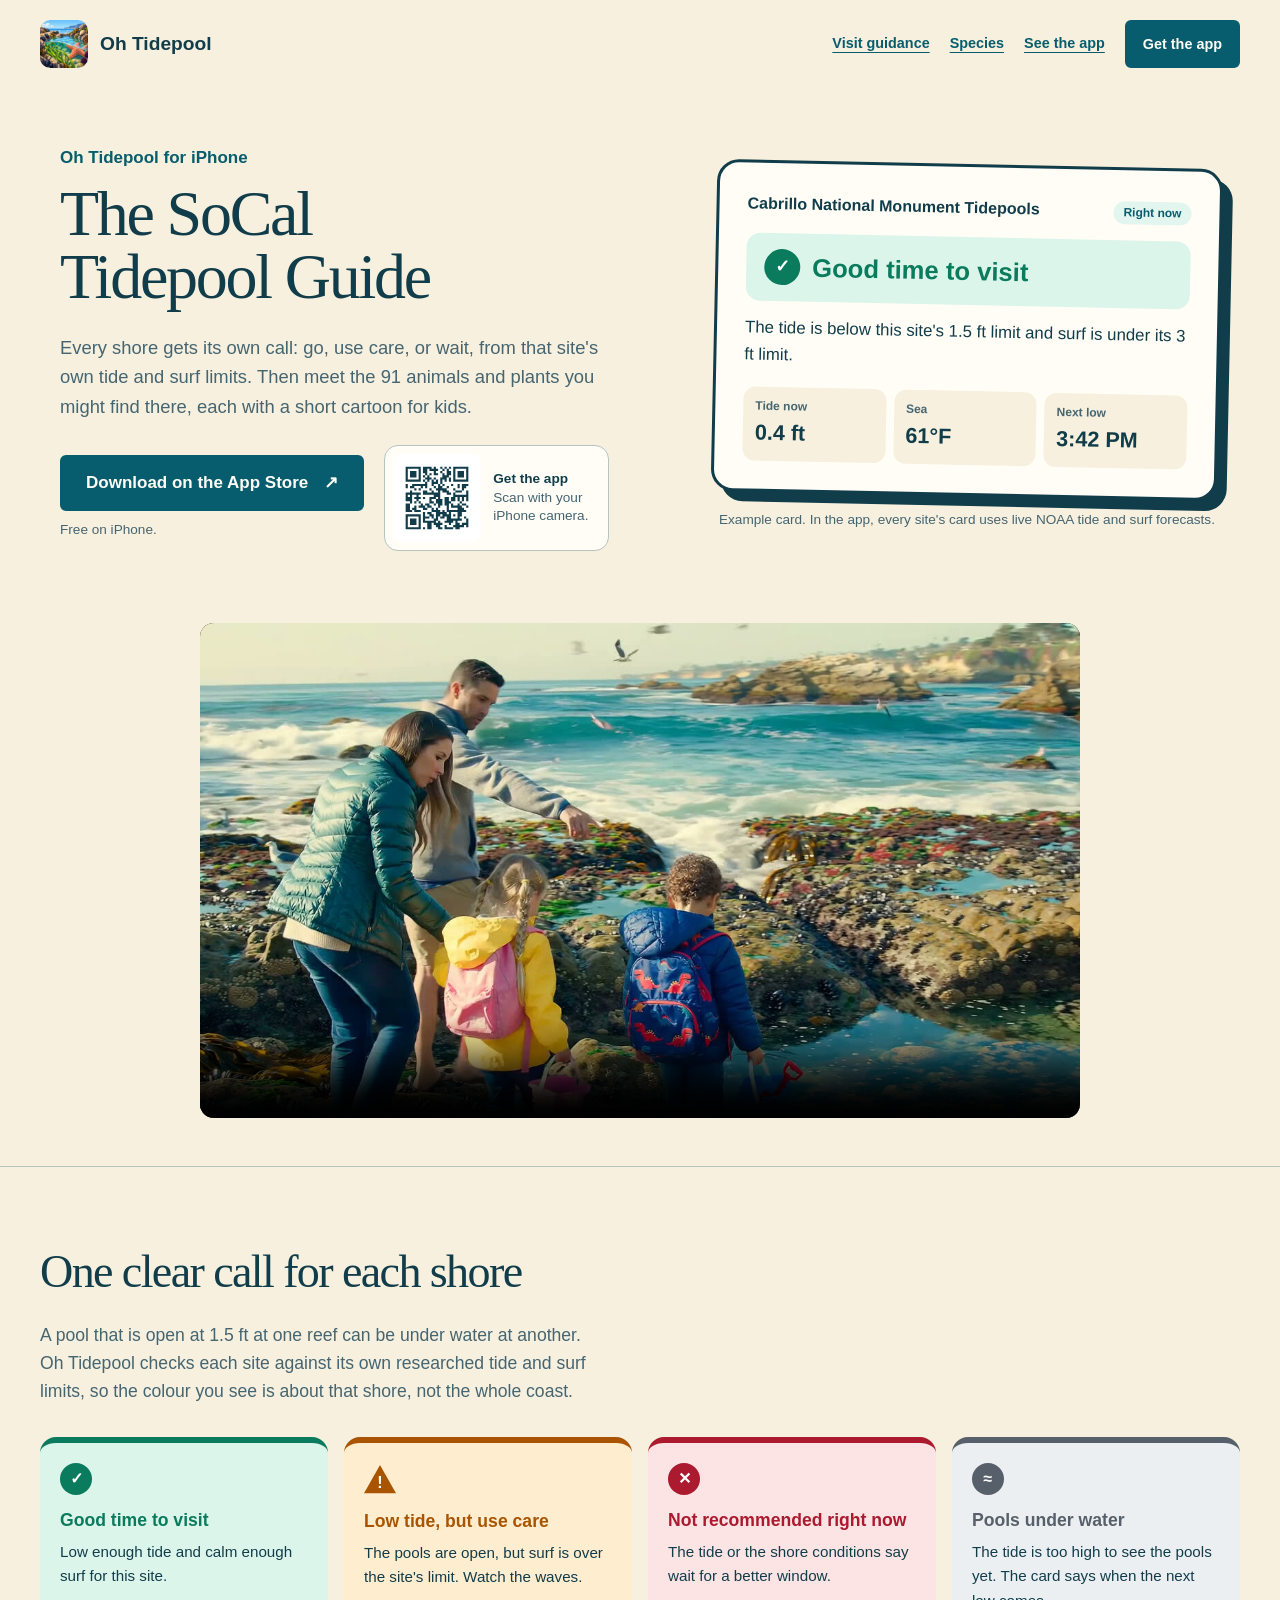
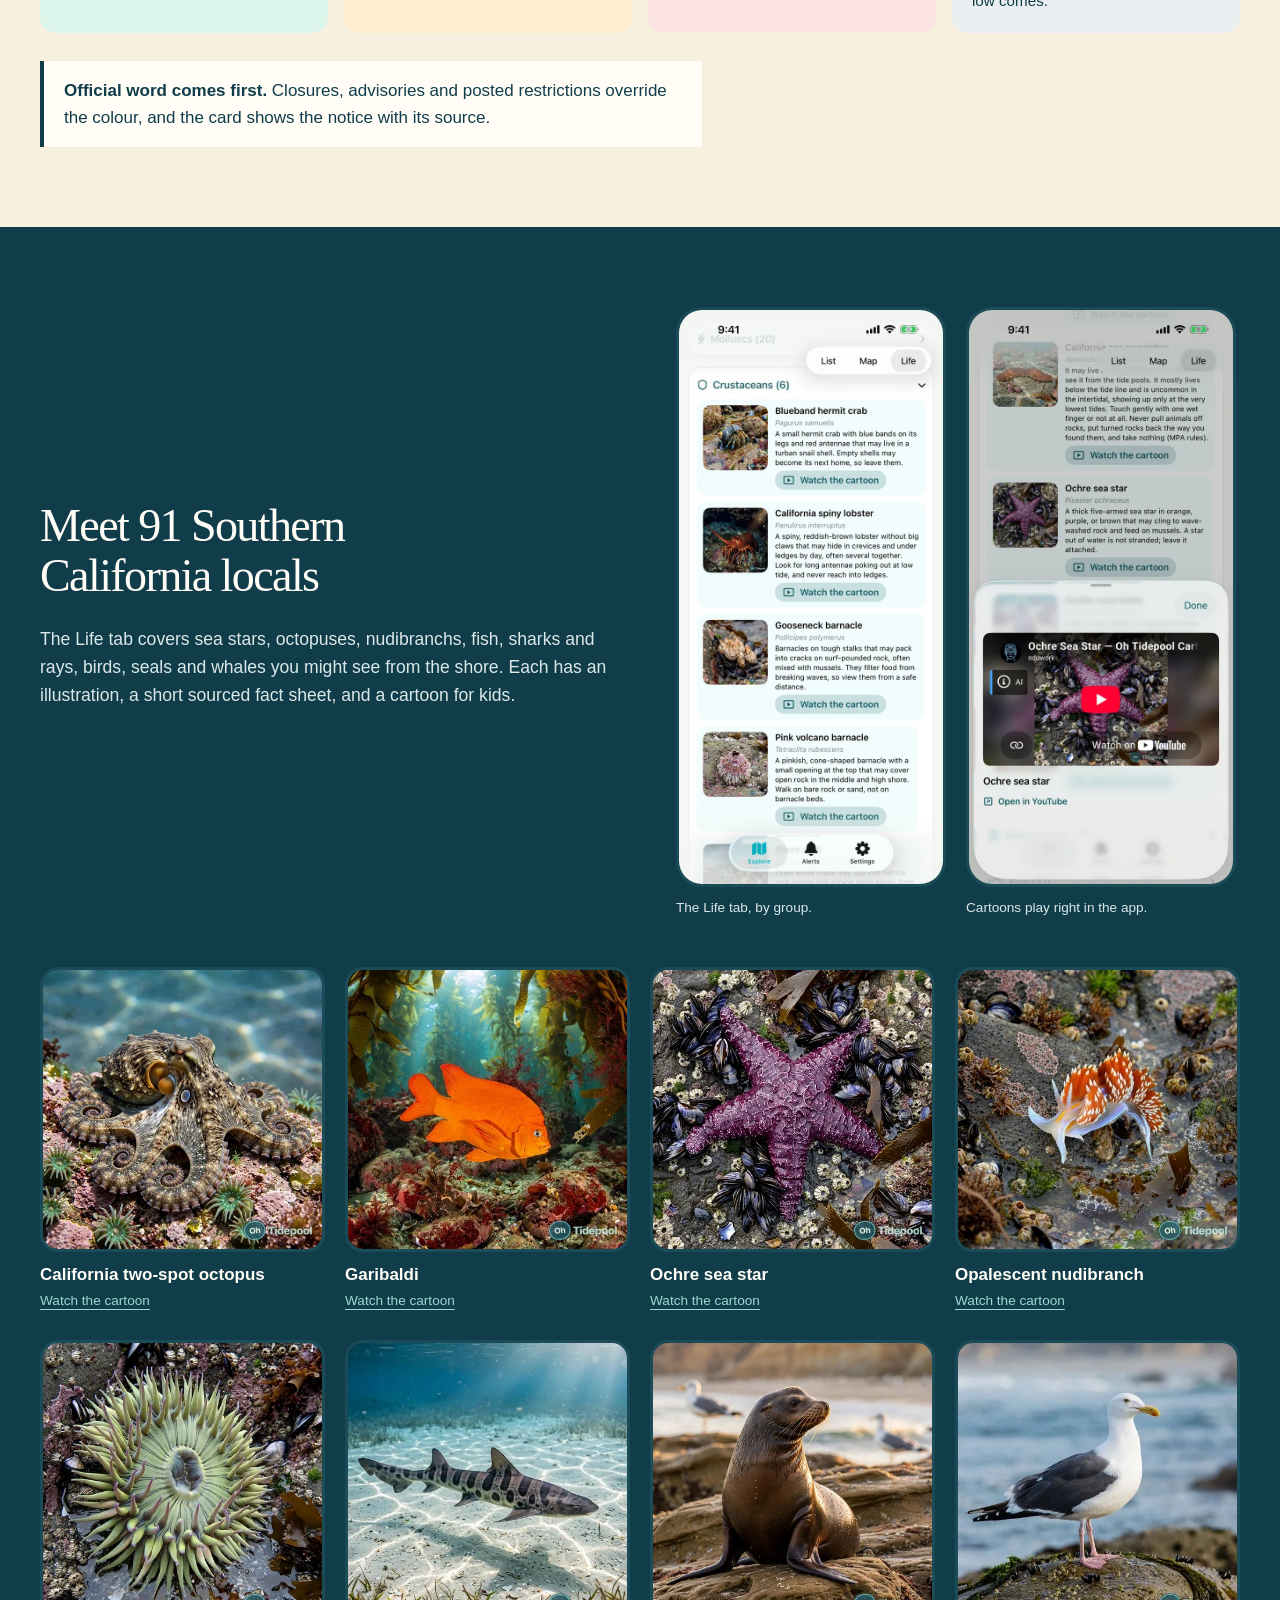
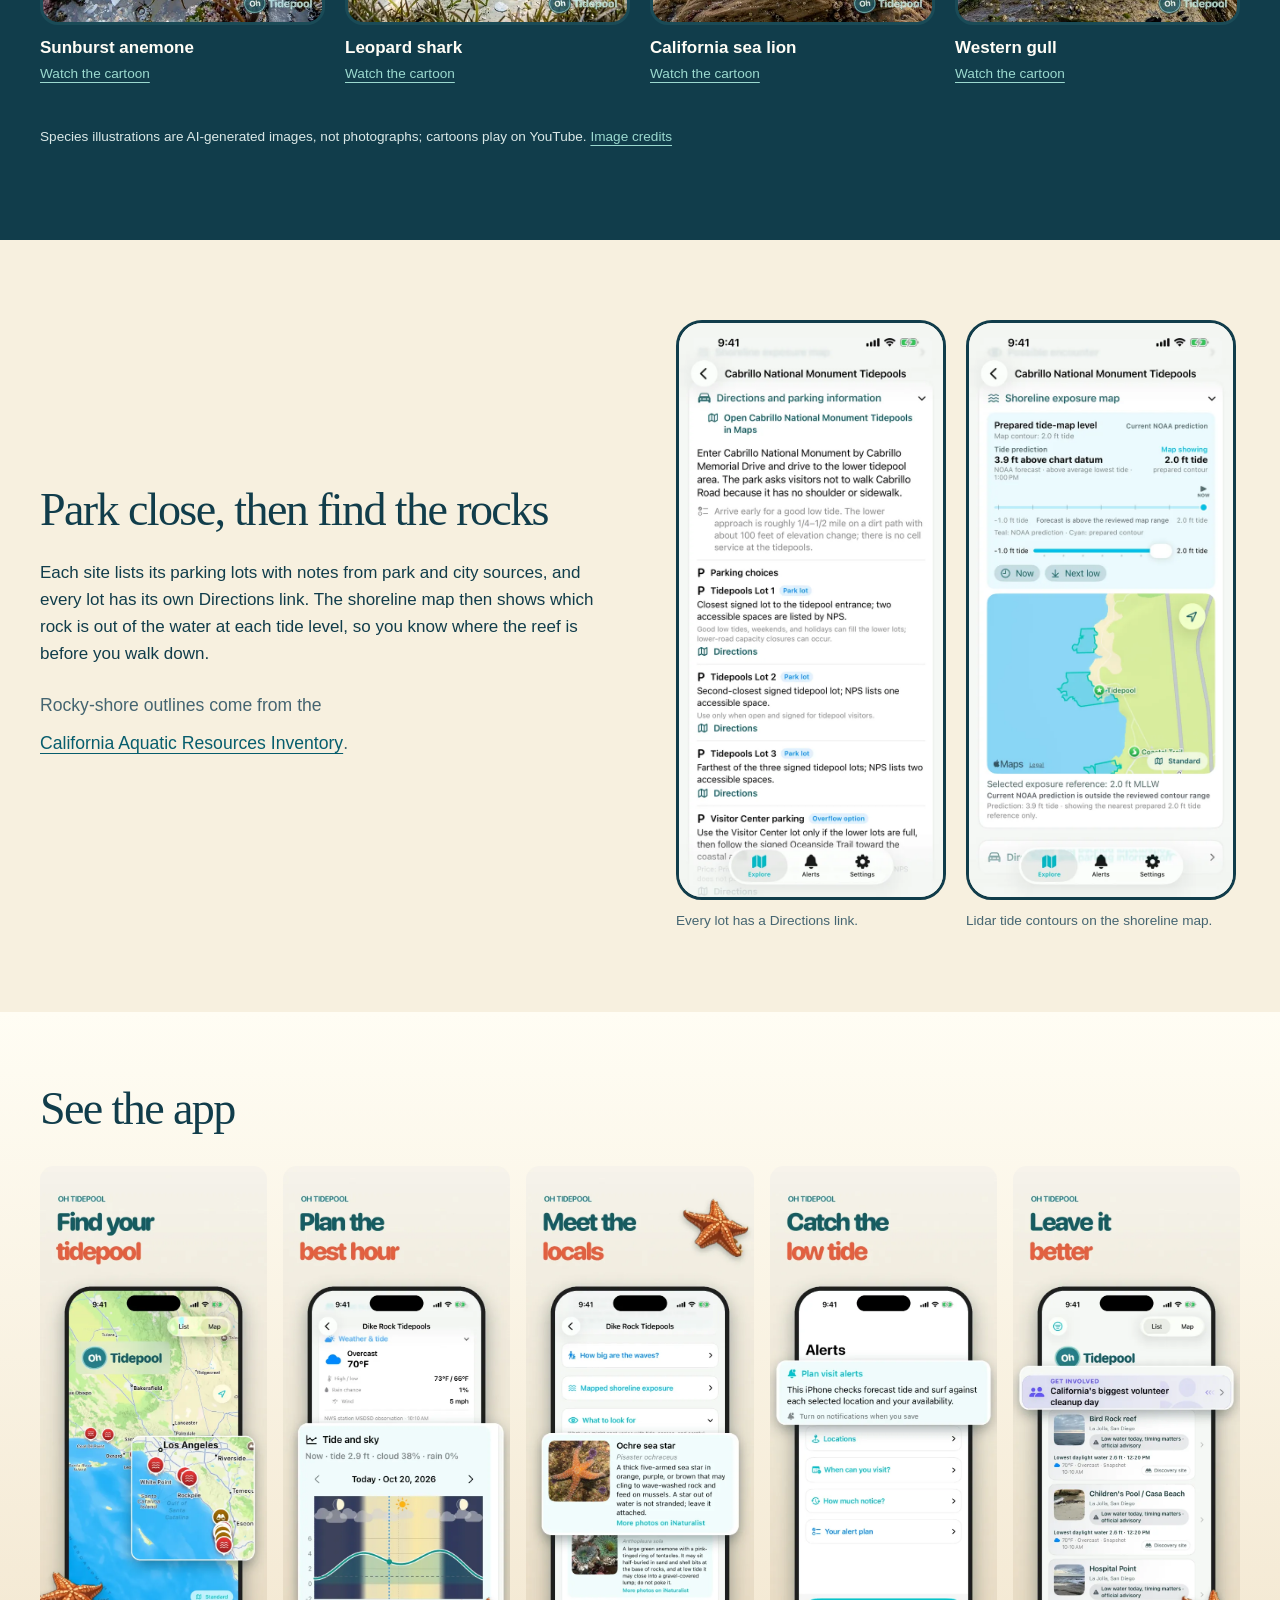
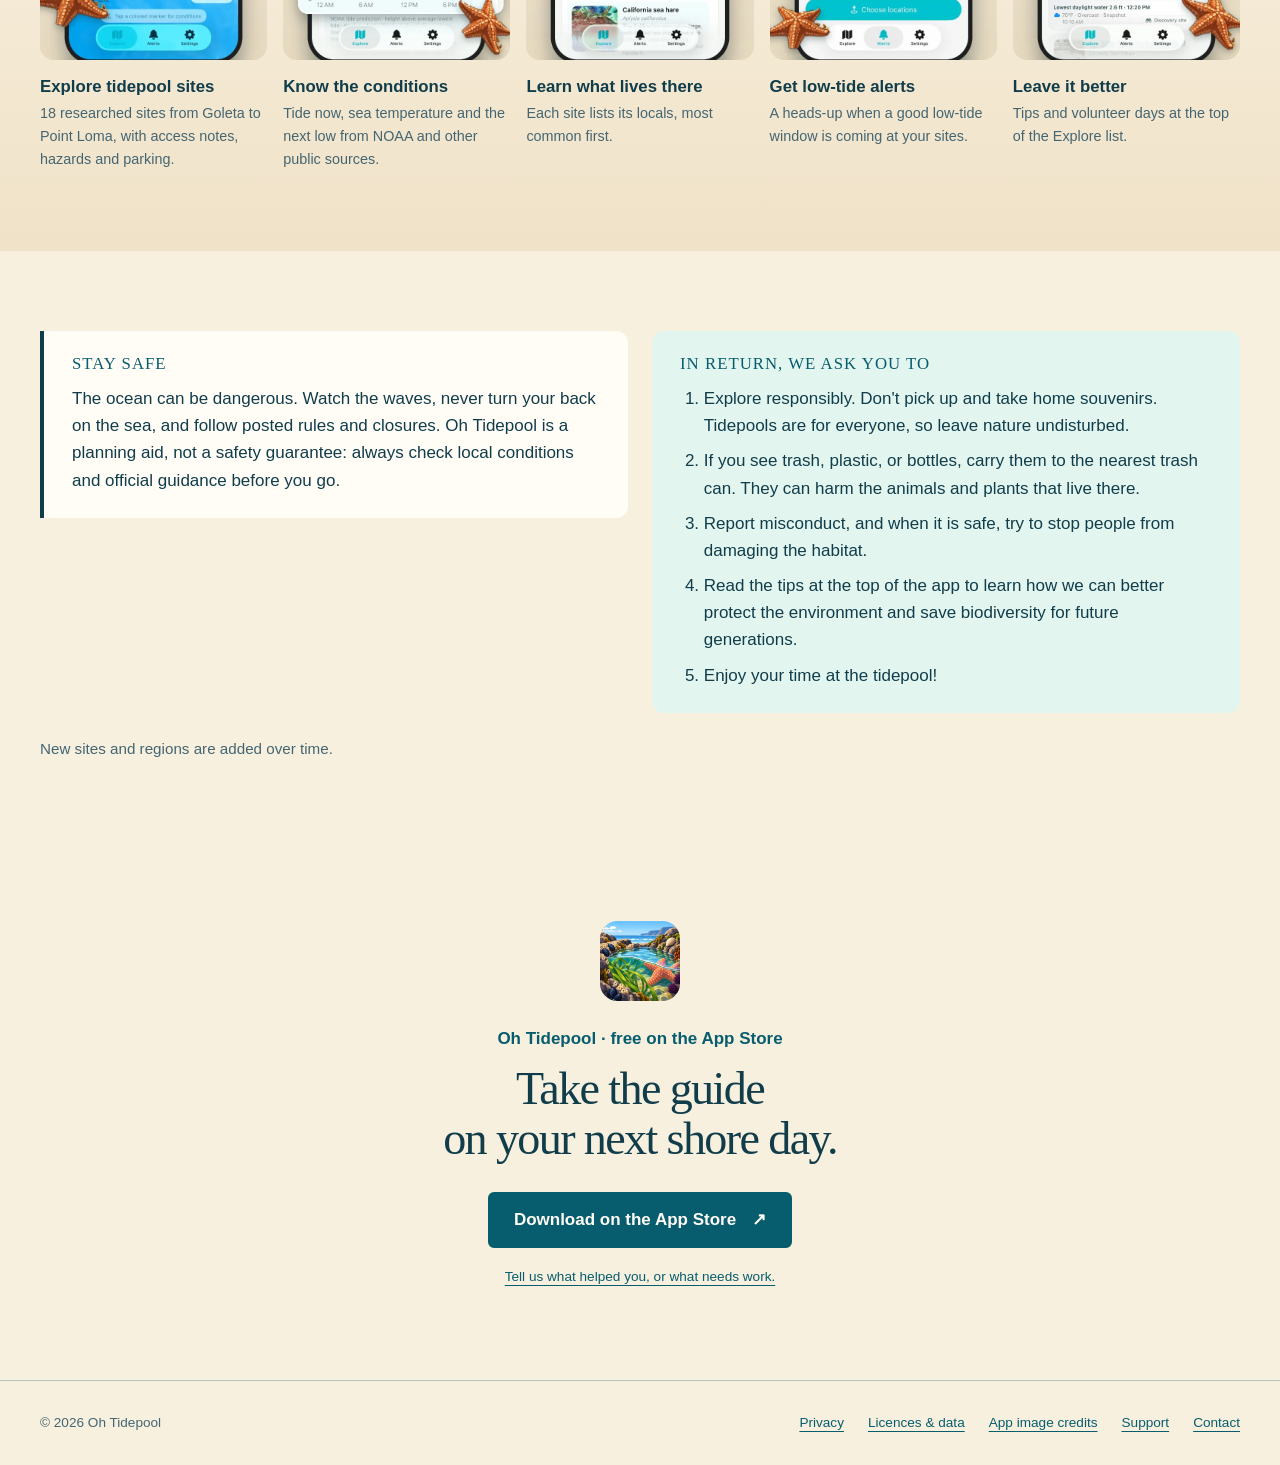
<file: index.html>
<!doctype html>
<html lang="en">
<head>
  <meta charset="utf-8">
  <meta name="viewport" content="width=device-width, initial-scale=1">
  <meta name="description" content="Oh Tidepool is the free SoCal tidepool guide for iPhone: a go, use-care or wait call for every shore from its own tide and surf limits, 91 local species with kids' cartoons, and directions to every parking lot.">
  <meta name="theme-color" content="#f7f0df">
  <title>Oh Tidepool — The SoCal Tidepool Guide</title>
  <link rel="icon" type="image/png" href="./assets/favicon.png">
  <link rel="stylesheet" href="./site.css">
</head>
<body class="app-page">
  <a class="skip-link" href="#main">Skip to content</a>
  <header class="site-header">
    <a class="brand" href="./" aria-label="Oh Tidepool home"><img class="app-icon" src="./assets/app-icon.webp" width="48" height="48" alt="">Oh Tidepool</a>
    <nav class="site-nav" aria-label="Main"><a class="nav-link" href="#guidance">Visit guidance</a><a class="nav-link" href="#locals">Species</a><a class="nav-link" href="#screens">See the app</a><a class="button button-small" href="#get">Get the app</a></nav>
  </header>
  <main id="main" tabindex="-1">
    <section class="app-hero" aria-labelledby="hero-title">
      <div class="app-hero-heading">
        <p class="hero-brand">Oh Tidepool for iPhone</p>
        <h1 id="hero-title">The SoCal Tidepool Guide</h1>
        <p class="lede">Every shore gets its own call: go, use care, or wait, from that site's own tide and surf limits. Then meet the 91 animals and plants you might find there, each with a short cartoon for kids.</p>
        <div class="hero-cta">
          <div><a class="button" href="https://apps.apple.com/app/id6813742028">Download on the App Store <span aria-hidden="true">↗</span></a><p class="availability">Free on iPhone.</p></div>
          <figure class="hero-qr"><img src="./assets/qr-app-store.svg" width="296" height="296" alt="QR code that opens Oh Tidepool on the App Store"><figcaption><strong>Get the app</strong>Scan with your iPhone camera.</figcaption></figure>
        </div>
      </div>

      <figure class="verdict-demo" aria-label="Example of a Visit guidance card">
        <div class="verdict-card is-good">
          <p class="verdict-site">Cabrillo National Monument Tidepools <span class="verdict-when">Right now</span></p>
          <p class="verdict-title"><span class="verdict-symbol" aria-hidden="true">✓</span>Good time to visit</p>
          <p class="verdict-why">The tide is below this site's 1.5 ft limit and surf is under its 3 ft limit.</p>
          <dl class="verdict-facts">
            <div><dt>Tide now</dt><dd>0.4 ft</dd></div>
            <div><dt>Sea</dt><dd>61°F</dd></div>
            <div><dt>Next low</dt><dd>3:42 PM</dd></div>
          </dl>
        </div>
        <figcaption>Example card. In the app, every site's card uses live NOAA tide and surf forecasts.</figcaption>
      </figure>
    </section>

    <section class="intro-video" aria-label="Oh Tidepool intro video">
      <video controls playsinline preload="none" poster="./assets/video/intro-poster.jpg" width="1280" height="720"><source src="./assets/video/intro.mp4" type="video/mp4"><a href="./assets/video/intro.mp4">Watch the Oh Tidepool intro video</a></video>
    </section>

    <section class="section guidance" id="guidance" aria-labelledby="guidance-title">
      <div class="section-heading">
        <h2 id="guidance-title">One clear call for each shore</h2>
        <p>A pool that is open at 1.5 ft at one reef can be under water at another. Oh Tidepool checks each site against its own researched tide and surf limits, so the colour you see is about that shore, not the whole coast.</p>
      </div>
      <ul class="verdict-scale">
        <li class="is-good"><span class="verdict-symbol" aria-hidden="true">✓</span><h3>Good time to visit</h3><p>Low enough tide and calm enough surf for this site.</p></li>
        <li class="is-caveat"><span class="verdict-symbol" aria-hidden="true">!</span><h3>Low tide, but use care</h3><p>The pools are open, but surf is over the site's limit. Watch the waves.</p></li>
        <li class="is-bad"><span class="verdict-symbol" aria-hidden="true">✕</span><h3>Not recommended right now</h3><p>The tide or the shore conditions say wait for a better window.</p></li>
        <li class="is-neutral"><span class="verdict-symbol" aria-hidden="true">≈</span><h3>Pools under water</h3><p>The tide is too high to see the pools yet. The card says when the next low comes.</p></li>
      </ul>
      <p class="guidance-note"><strong>Official word comes first.</strong> Closures, advisories and posted restrictions override the colour, and the card shows the notice with its source.</p>
    </section>

    <section class="locals" id="locals" aria-labelledby="locals-title">
      <div class="locals-inner">
        <div class="locals-top">
        <div class="section-heading">
          <h2 id="locals-title">Meet 91 Southern California locals</h2>
          <p>The Life tab covers sea stars, octopuses, nudibranchs, fish, sharks and rays, birds, seals and whales you might see from the shore. Each has an illustration, a short sourced fact sheet, and a cartoon for kids.</p>
        </div>
        <div class="phone-pair" aria-label="Life tab screenshots"><figure><img loading="lazy" src="./assets/app/life-tab.webp" width="600" height="1304" alt="The app's Life tab listing crustaceans, each with an illustration, a short description and a Watch the cartoon button."><figcaption>The Life tab, by group.</figcaption></figure><figure><img loading="lazy" src="./assets/app/species-cartoon.webp" width="600" height="1304" alt="The Ochre sea star cartoon playing inside the app."><figcaption>Cartoons play right in the app.</figcaption></figure></div>
        </div>
        <ul class="locals-list">
          <li><a href="https://www.youtube.com/watch?v=Fp8pTn2qIF4"><img loading="lazy" src="./assets/species/two-spot-octopus.webp" width="480" height="480" alt="Illustration of a California two-spot octopus"><span class="local-name">California two-spot octopus</span><span class="local-watch">Watch the cartoon</span></a></li>
          <li><a href="https://www.youtube.com/watch?v=_sz0eRSKXyc"><img loading="lazy" src="./assets/species/garibaldi.webp" width="480" height="480" alt="Illustration of a garibaldi"><span class="local-name">Garibaldi</span><span class="local-watch">Watch the cartoon</span></a></li>
          <li><a href="https://www.youtube.com/watch?v=dSGZzFNbEmg"><img loading="lazy" src="./assets/species/ochre-sea-star.webp" width="480" height="480" alt="Illustration of an ochre sea star"><span class="local-name">Ochre sea star</span><span class="local-watch">Watch the cartoon</span></a></li>
          <li><a href="https://www.youtube.com/watch?v=yIKhUWNYwZA"><img loading="lazy" src="./assets/species/opalescent-nudibranch.webp" width="480" height="480" alt="Illustration of an opalescent nudibranch"><span class="local-name">Opalescent nudibranch</span><span class="local-watch">Watch the cartoon</span></a></li>
          <li><a href="https://www.youtube.com/watch?v=Tgz_9G9ZL5s"><img loading="lazy" src="./assets/species/sunburst-anemone.webp" width="480" height="480" alt="Illustration of a sunburst anemone"><span class="local-name">Sunburst anemone</span><span class="local-watch">Watch the cartoon</span></a></li>
          <li><a href="https://www.youtube.com/watch?v=AQaQCoGndiA"><img loading="lazy" src="./assets/species/leopard-shark.webp" width="480" height="480" alt="Illustration of a leopard shark"><span class="local-name">Leopard shark</span><span class="local-watch">Watch the cartoon</span></a></li>
          <li><a href="https://www.youtube.com/watch?v=O1cxjgVrdNQ"><img loading="lazy" src="./assets/species/california-sea-lion.webp" width="480" height="480" alt="Illustration of a California sea lion"><span class="local-name">California sea lion</span><span class="local-watch">Watch the cartoon</span></a></li>
          <li><a href="https://www.youtube.com/watch?v=x503Nbu8jLQ"><img loading="lazy" src="./assets/species/western-gull.webp" width="480" height="480" alt="Illustration of a western gull"><span class="local-name">Western gull</span><span class="local-watch">Watch the cartoon</span></a></li>
        </ul>
        <p class="section-note">Species illustrations are AI-generated images, not photographs; cartoons play on YouTube. <a href="./app-media-credits.html">Image credits</a></p>
      </div>
    </section>

    <section class="section arrive" aria-labelledby="arrive-title">
      <div class="arrive-layout">
        <div class="section-heading">
          <h2 id="arrive-title">Park close, then find the rocks</h2>
          <p>Each site lists its parking lots with notes from park and city sources, and every lot has its own Directions link. The shoreline map then shows which rock is out of the water at each tide level, so you know where the reef is before you walk down.</p>
          <p class="section-note">Rocky-shore outlines come from the <a href="./licenses/cari/index.html">California Aquatic Resources Inventory</a>.</p>
        </div>
        <div class="phone-pair" aria-label="Parking and shoreline map screenshots"><figure><img loading="lazy" src="./assets/app/parking-directions.webp" width="600" height="1304" alt="Cabrillo National Monument Tidepools in the app: each parking lot with notes from the park and a Directions link."><figcaption>Every lot has a Directions link.</figcaption></figure><figure><img loading="lazy" src="./assets/app/shoreline-map.webp" width="600" height="1304" alt="The app's shoreline exposure map for Cabrillo, with lidar tide contours over the rocky shore."><figcaption>Lidar tide contours on the shoreline map.</figcaption></figure></div>
      </div>
    </section>

    <section class="store-shots" id="screens" aria-labelledby="screens-title"><h2 id="screens-title">See the app</h2><ul><li><a href="./assets/store/01-map.webp"><img src="./assets/store/01-map.webp" width="600" height="1305" alt="Find your tidepool: map of tidepool sites along the coast with colored condition markers and a zoomed inset."></a><h3>Explore tidepool sites</h3><p>18 researched sites from Goleta to Point Loma, with access notes, hazards and parking.</p></li><li><a href="./assets/store/02-tide-sky.webp"><img src="./assets/store/02-tide-sky.webp" width="600" height="1305" alt="Plan the best hour: Dike Rock weather and a Tide and sky chart showing the tide curve with daylight, cloud, and rain."></a><h3>Know the conditions</h3><p>Tide now, sea temperature and the next low from NOAA and other public sources.</p></li><li><a href="./assets/store/03-species.webp"><img src="./assets/store/03-species.webp" width="600" height="1305" alt="Meet the locals: What to look for at Dike Rock, with an ochre sea star card and other shoreline animals."></a><h3>Learn what lives there</h3><p>Each site lists its locals, most common first.</p></li><li><a href="./assets/store/04-alerts.webp"><img src="./assets/store/04-alerts.webp" width="600" height="1305" alt="Catch the low tide: Alerts screen for plan-visit alerts that check forecast tide and surf for chosen locations."></a><h3>Get low-tide alerts</h3><p>A heads-up when a good low-tide window is coming at your sites.</p></li><li><a href="./assets/store/05-tips.webp"><img src="./assets/store/05-tips.webp" width="600" height="1305" alt="Leave it better: Explore list with a Get involved card about a volunteer cleanup day above nearby site cards."></a><h3>Leave it better</h3><p>Tips and volunteer days at the top of the Explore list.</p></li></ul></section>

    <section class="section about" id="about" aria-labelledby="about-title">
      <div class="about-grid">
      <div class="stay-safe"><h2 id="safe-title">Stay safe</h2><p>The ocean can be dangerous. Watch the waves, never turn your back on the sea, and follow posted rules and closures. Oh Tidepool is a planning aid, not a safety guarantee: always check local conditions and official guidance before you go.</p></div>
      <div class="about-ask">
        <h2 id="about-title">In return, we ask you to</h2>
        <ol>
          <li>Explore responsibly. Don't pick up and take home souvenirs. Tidepools are for everyone, so leave nature undisturbed.</li>
          <li>If you see trash, plastic, or bottles, carry them to the nearest trash can. They can harm the animals and plants that live there.</li>
          <li>Report misconduct, and when it is safe, try to stop people from damaging the habitat.</li>
          <li>Read the tips at the top of the app to learn how we can better protect the environment and save biodiversity for future generations.</li>
          <li>Enjoy your time at the tidepool!</li>
        </ol>
      </div>
      </div>
      <p class="about-note">New sites and regions are added over time.</p>
    </section>

    <section class="section get" id="get" aria-labelledby="get-title"><img class="beta-icon" src="./assets/app-icon.webp" width="80" height="80" loading="lazy" alt=""><p class="hero-brand">Oh Tidepool · free on the App Store</p><h2 id="get-title">Take the guide<br>on your next shore day.</h2><a class="button" href="https://apps.apple.com/app/id6813742028">Download on the App Store <span aria-hidden="true">↗</span></a><p class="beta-note"><a href="mailto:support@nduwork.com">Tell us what helped you, or what needs work.</a></p></section>
  </main>
  <footer><span>© 2026 Oh Tidepool</span><a href="./privacy.html">Privacy</a><a href="./licenses.html">Licences &amp; data</a><a href="./app-media-credits.html">App image credits</a><a href="./support.html">Support</a><a href="mailto:support@nduwork.com">Contact</a></footer>
</body>
</html>
</file>
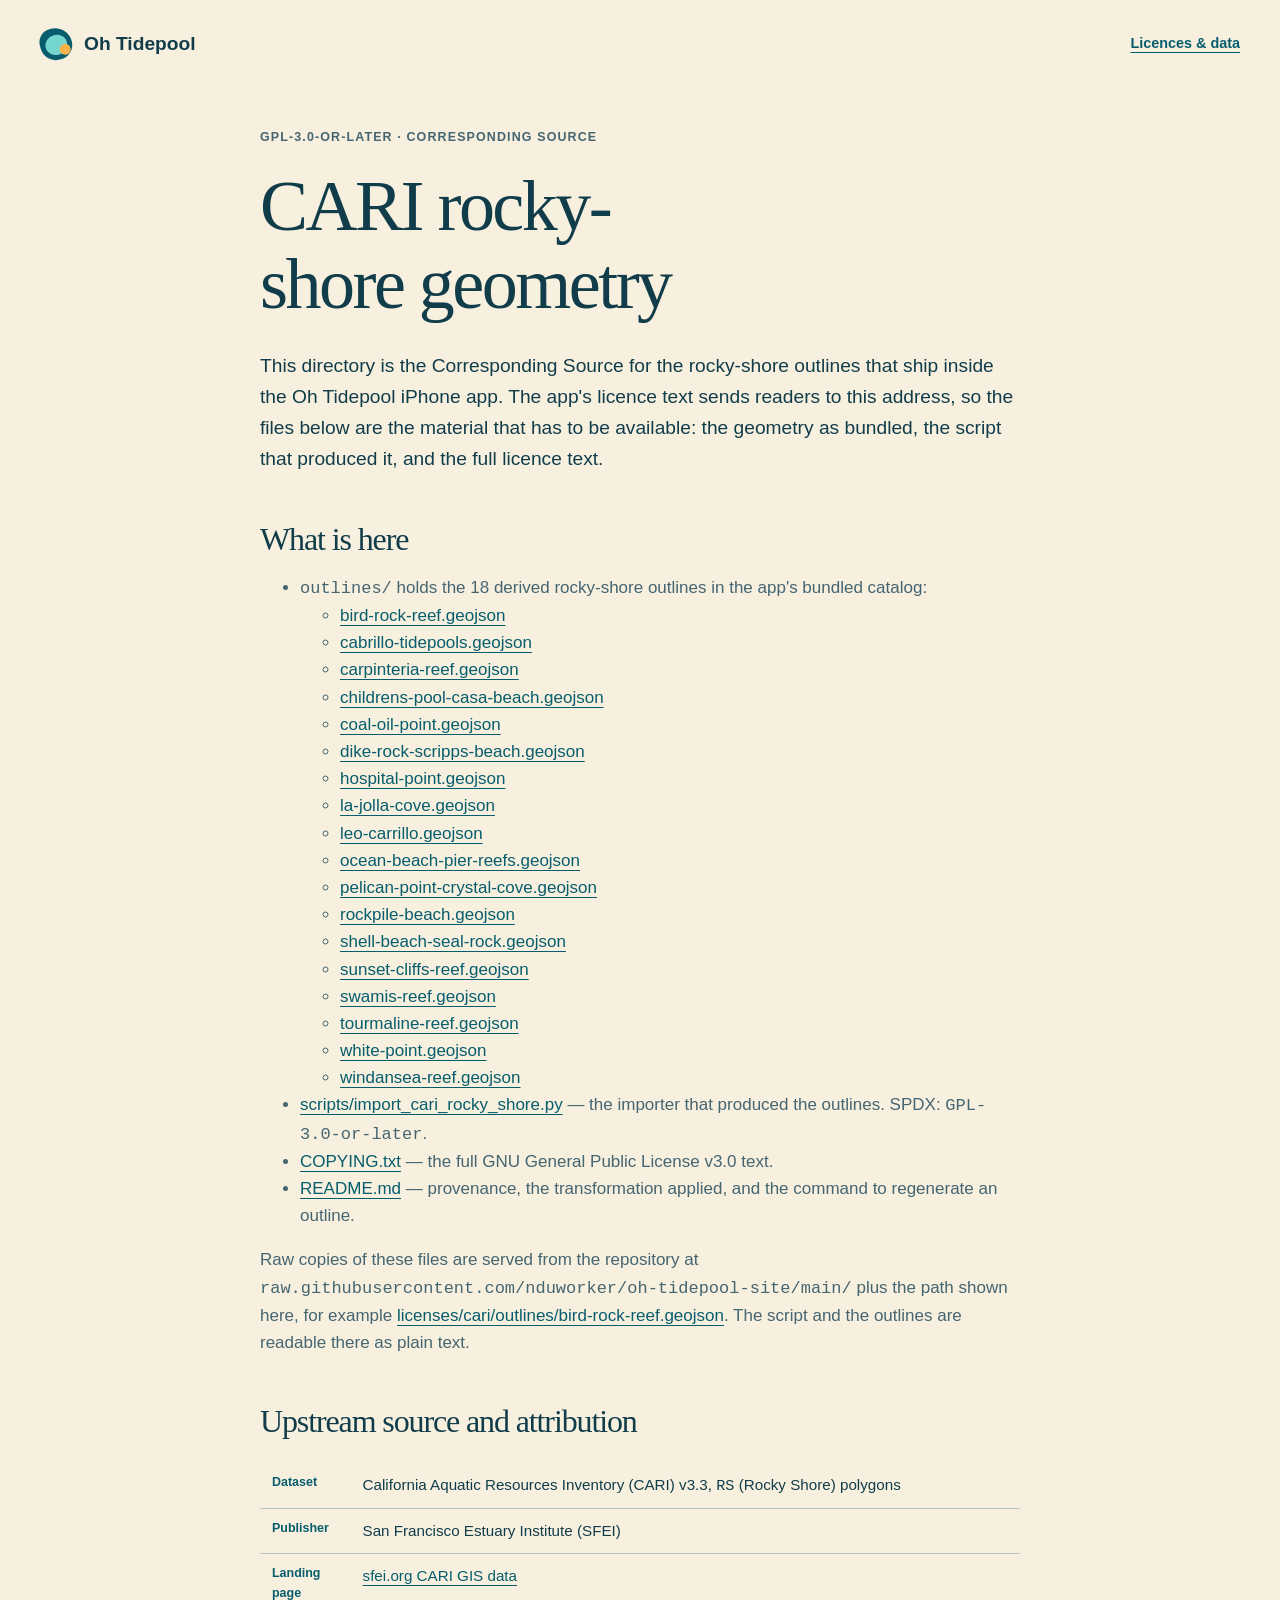
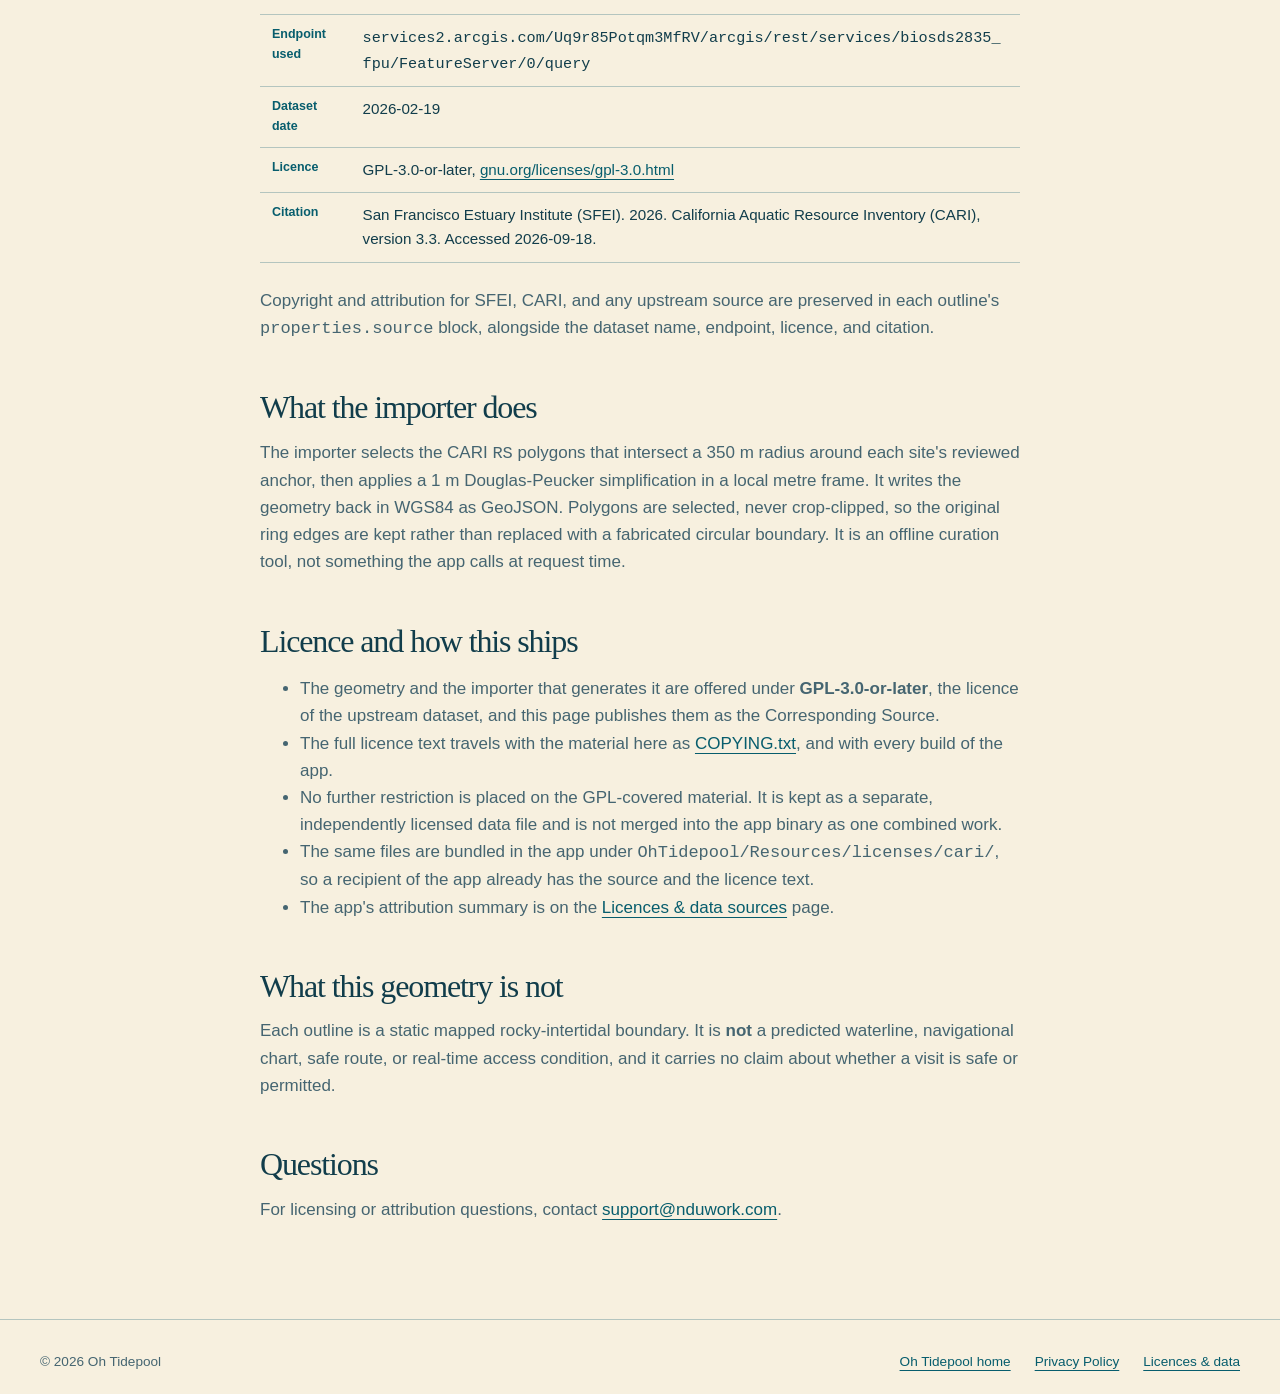
<file: licenses/cari/index.html>
<!doctype html>
<html lang="en">
  <head>
    <meta charset="utf-8">
    <meta name="viewport" content="width=device-width, initial-scale=1">
    <meta name="description" content="Corresponding Source for the CARI-derived rocky-shore geometry shipped in Oh Tidepool, offered under GPL-3.0-or-later.">
    <title>CARI rocky-shore source — Oh Tidepool</title>
    <link rel="stylesheet" href="../../site.css">
  </head>
  <body class="policy-page">
    <header class="site-header">
      <a class="brand" href="../../" aria-label="Oh Tidepool home">
        <span class="brand-mark" aria-hidden="true"><span></span></span>
        <span>Oh Tidepool</span>
      </a>
      <a class="nav-link" href="../../licenses.html">Licences &amp; data</a>
    </header>

    <main class="policy">
      <p class="eyebrow">GPL-3.0-OR-LATER · CORRESPONDING SOURCE</p>
      <h1>CARI rocky-shore geometry</h1>
      <p class="policy-intro">This directory is the Corresponding Source for the rocky-shore outlines that ship inside the Oh Tidepool iPhone app. The app's licence text sends readers to this address, so the files below are the material that has to be available: the geometry as bundled, the script that produced it, and the full licence text.</p>

      <h2>What is here</h2>
      <ul>
        <li><code>outlines/</code> holds the 18 derived rocky-shore outlines in the app's bundled catalog:
          <ul>
            <li><a href="./outlines/bird-rock-reef.geojson">bird-rock-reef.geojson</a></li>
            <li><a href="./outlines/cabrillo-tidepools.geojson">cabrillo-tidepools.geojson</a></li>
            <li><a href="./outlines/carpinteria-reef.geojson">carpinteria-reef.geojson</a></li>
            <li><a href="./outlines/childrens-pool-casa-beach.geojson">childrens-pool-casa-beach.geojson</a></li>
            <li><a href="./outlines/coal-oil-point.geojson">coal-oil-point.geojson</a></li>
            <li><a href="./outlines/dike-rock-scripps-beach.geojson">dike-rock-scripps-beach.geojson</a></li>
            <li><a href="./outlines/hospital-point.geojson">hospital-point.geojson</a></li>
            <li><a href="./outlines/la-jolla-cove.geojson">la-jolla-cove.geojson</a></li>
            <li><a href="./outlines/leo-carrillo.geojson">leo-carrillo.geojson</a></li>
            <li><a href="./outlines/ocean-beach-pier-reefs.geojson">ocean-beach-pier-reefs.geojson</a></li>
            <li><a href="./outlines/pelican-point-crystal-cove.geojson">pelican-point-crystal-cove.geojson</a></li>
            <li><a href="./outlines/rockpile-beach.geojson">rockpile-beach.geojson</a></li>
            <li><a href="./outlines/shell-beach-seal-rock.geojson">shell-beach-seal-rock.geojson</a></li>
            <li><a href="./outlines/sunset-cliffs-reef.geojson">sunset-cliffs-reef.geojson</a></li>
            <li><a href="./outlines/swamis-reef.geojson">swamis-reef.geojson</a></li>
            <li><a href="./outlines/tourmaline-reef.geojson">tourmaline-reef.geojson</a></li>
            <li><a href="./outlines/white-point.geojson">white-point.geojson</a></li>
            <li><a href="./outlines/windansea-reef.geojson">windansea-reef.geojson</a></li>
          </ul>
        </li>
        <li><a href="./scripts/import_cari_rocky_shore.py">scripts/import_cari_rocky_shore.py</a> — the importer that produced the outlines. SPDX: <code>GPL-3.0-or-later</code>.</li>
        <li><a href="./COPYING.txt">COPYING.txt</a> — the full GNU General Public License v3.0 text.</li>
        <li><a href="./README.md">README.md</a> — provenance, the transformation applied, and the command to regenerate an outline.</li>
      </ul>
      <p>Raw copies of these files are served from the repository at <code>raw.githubusercontent.com/nduworker/oh-tidepool-site/main/</code> plus the path shown here, for example <a href="https://raw.githubusercontent.com/nduworker/oh-tidepool-site/main/licenses/cari/outlines/bird-rock-reef.geojson">licenses/cari/outlines/bird-rock-reef.geojson</a>. The script and the outlines are readable there as plain text.</p>

      <h2>Upstream source and attribution</h2>
      <table class="license-table">
        <tbody>
          <tr><th>Dataset</th><td>California Aquatic Resources Inventory (CARI) v3.3, <code>RS</code> (Rocky Shore) polygons</td></tr>
          <tr><th>Publisher</th><td>San Francisco Estuary Institute (SFEI)</td></tr>
          <tr><th>Landing page</th><td><a href="https://www.sfei.org/data/california-aquatic-resource-inventory-cari-gis-data">sfei.org CARI GIS data</a></td></tr>
          <tr><th>Endpoint used</th><td><code>services2.arcgis.com/Uq9r85Potqm3MfRV/arcgis/rest/services/biosds2835_fpu/FeatureServer/0/query</code></td></tr>
          <tr><th>Dataset date</th><td>2026-02-19</td></tr>
          <tr><th>Licence</th><td>GPL-3.0-or-later, <a href="https://www.gnu.org/licenses/gpl-3.0.html">gnu.org/licenses/gpl-3.0.html</a></td></tr>
          <tr><th>Citation</th><td>San Francisco Estuary Institute (SFEI). 2026. California Aquatic Resource Inventory (CARI), version 3.3. Accessed 2026-09-18.</td></tr>
        </tbody>
      </table>
      <p>Copyright and attribution for SFEI, CARI, and any upstream source are preserved in each outline's <code>properties.source</code> block, alongside the dataset name, endpoint, licence, and citation.</p>

      <h2>What the importer does</h2>
      <p>The importer selects the CARI <code>RS</code> polygons that intersect a 350 m radius around each site's reviewed anchor, then applies a 1 m Douglas-Peucker simplification in a local metre frame. It writes the geometry back in WGS84 as GeoJSON. Polygons are selected, never crop-clipped, so the original ring edges are kept rather than replaced with a fabricated circular boundary. It is an offline curation tool, not something the app calls at request time.</p>

      <h2>Licence and how this ships</h2>
      <ul>
        <li>The geometry and the importer that generates it are offered under <strong>GPL-3.0-or-later</strong>, the licence of the upstream dataset, and this page publishes them as the Corresponding Source.</li>
        <li>The full licence text travels with the material here as <a href="./COPYING.txt">COPYING.txt</a>, and with every build of the app.</li>
        <li>No further restriction is placed on the GPL-covered material. It is kept as a separate, independently licensed data file and is not merged into the app binary as one combined work.</li>
        <li>The same files are bundled in the app under <code>OhTidepool/Resources/licenses/cari/</code>, so a recipient of the app already has the source and the licence text.</li>
        <li>The app's attribution summary is on the <a href="../../licenses.html">Licences &amp; data sources</a> page.</li>
      </ul>

      <h2>What this geometry is not</h2>
      <p>Each outline is a static mapped rocky-intertidal boundary. It is <strong>not</strong> a predicted waterline, navigational chart, safe route, or real-time access condition, and it carries no claim about whether a visit is safe or permitted.</p>

      <h2>Questions</h2>
      <p>For licensing or attribution questions, contact <a href="mailto:support@nduwork.com">support@nduwork.com</a>.</p>
    </main>

    <footer>
      <span>© 2026 Oh Tidepool</span>
      <a href="../../">Oh Tidepool home</a>
      <a href="../../privacy.html">Privacy Policy</a>
      <a href="../../licenses.html">Licences &amp; data</a>
    </footer>
  </body>
</html>
</file>
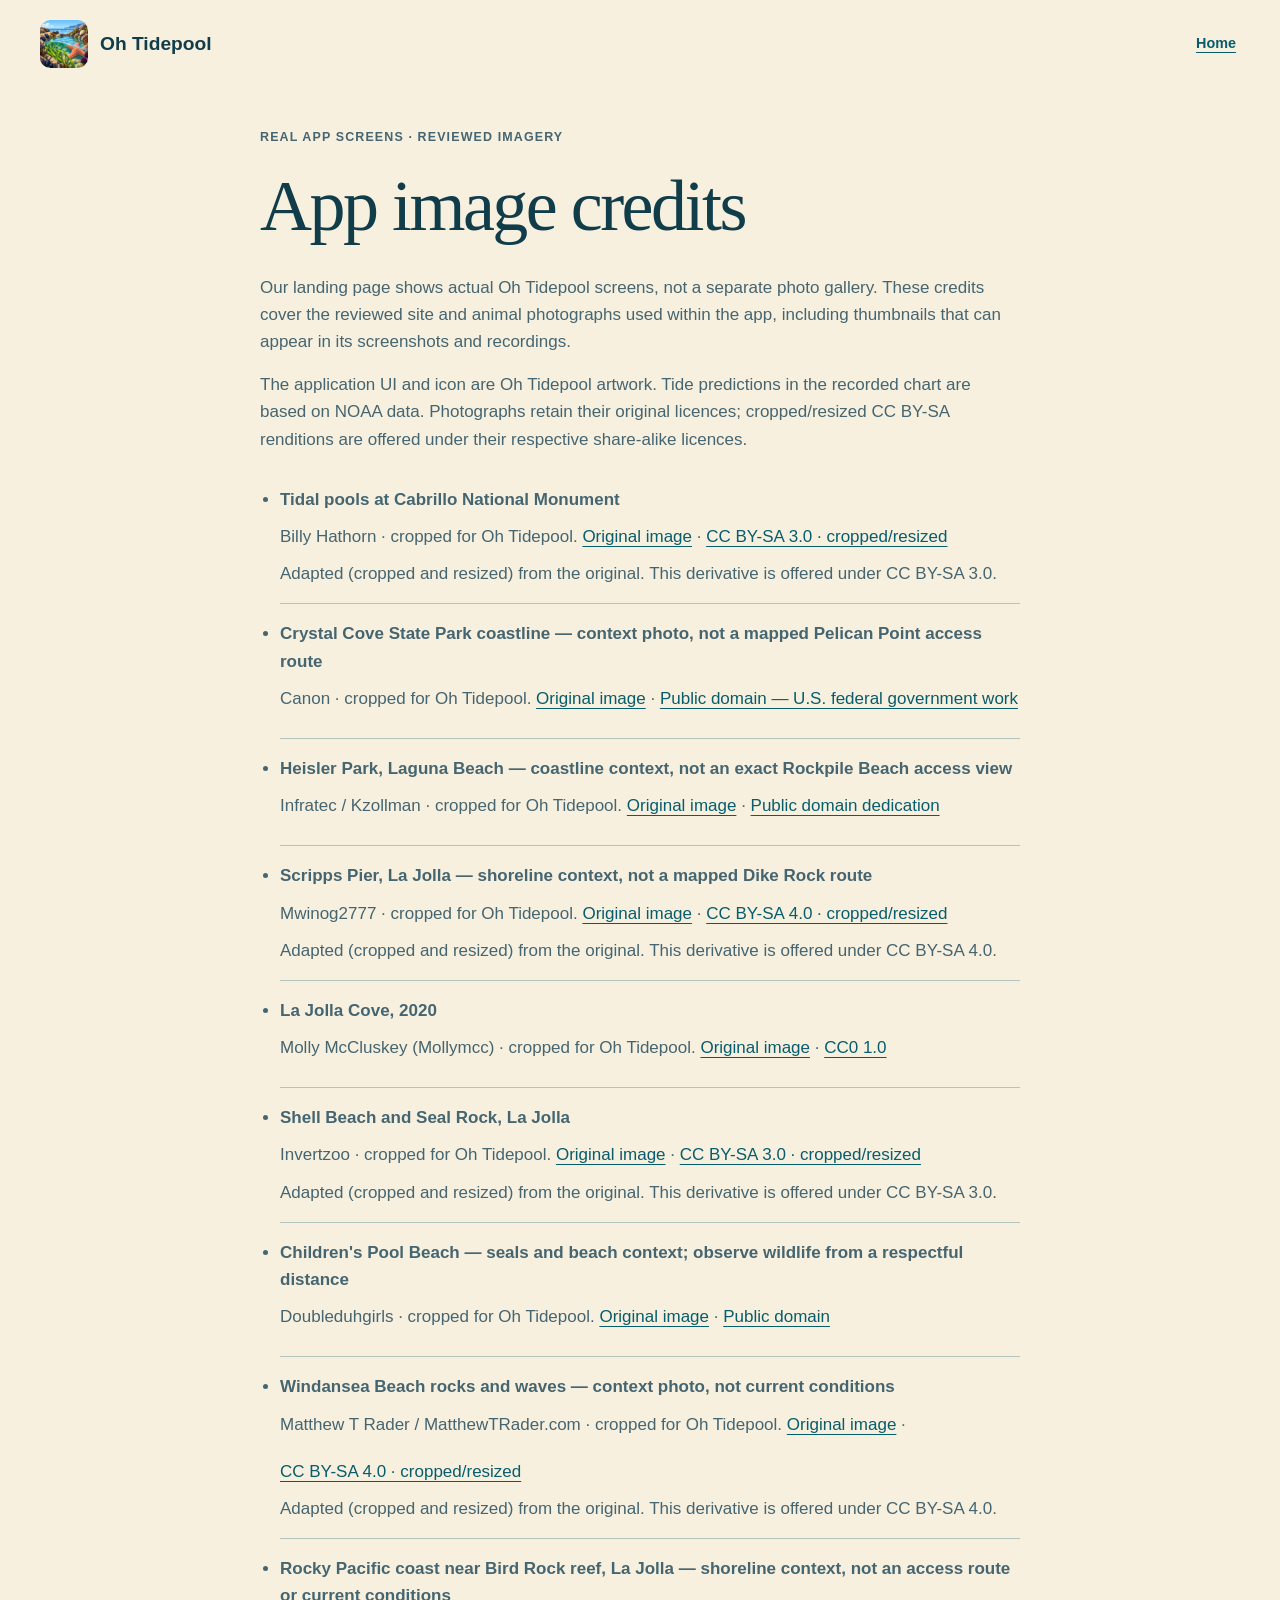
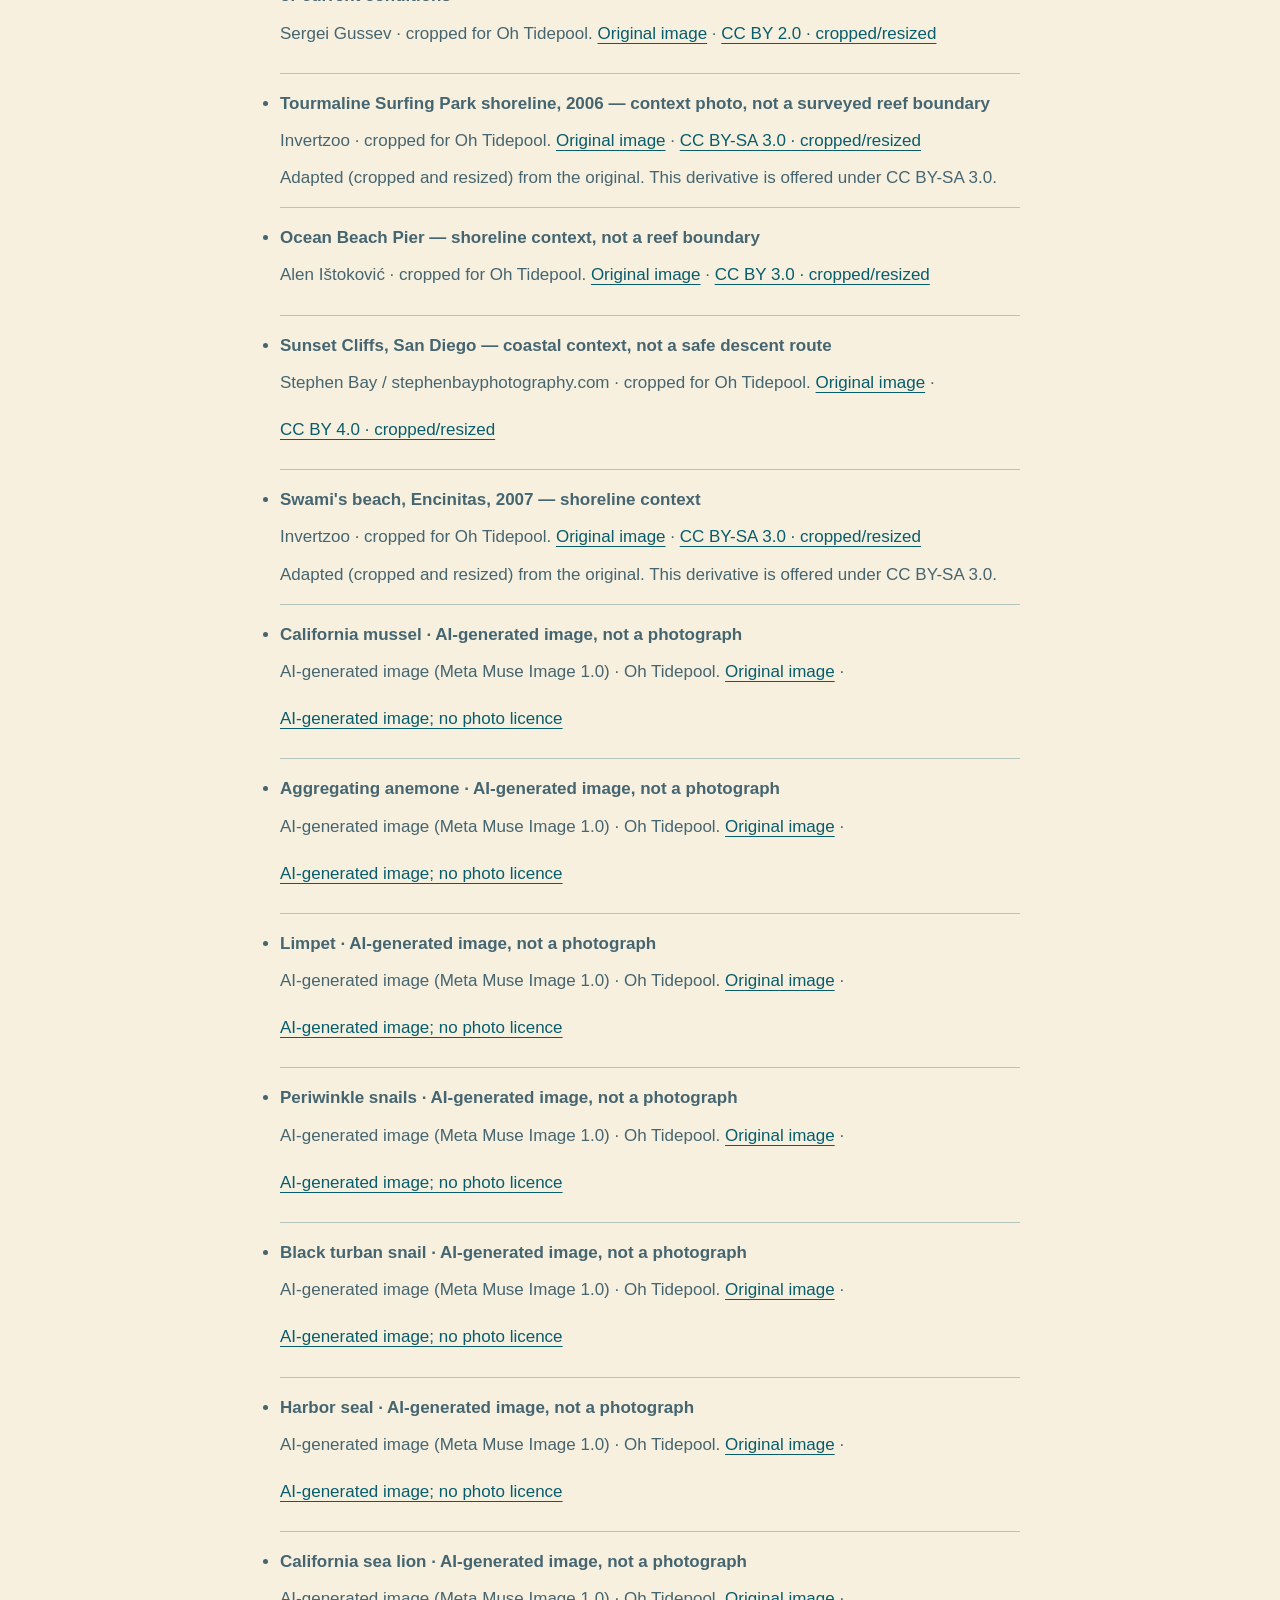
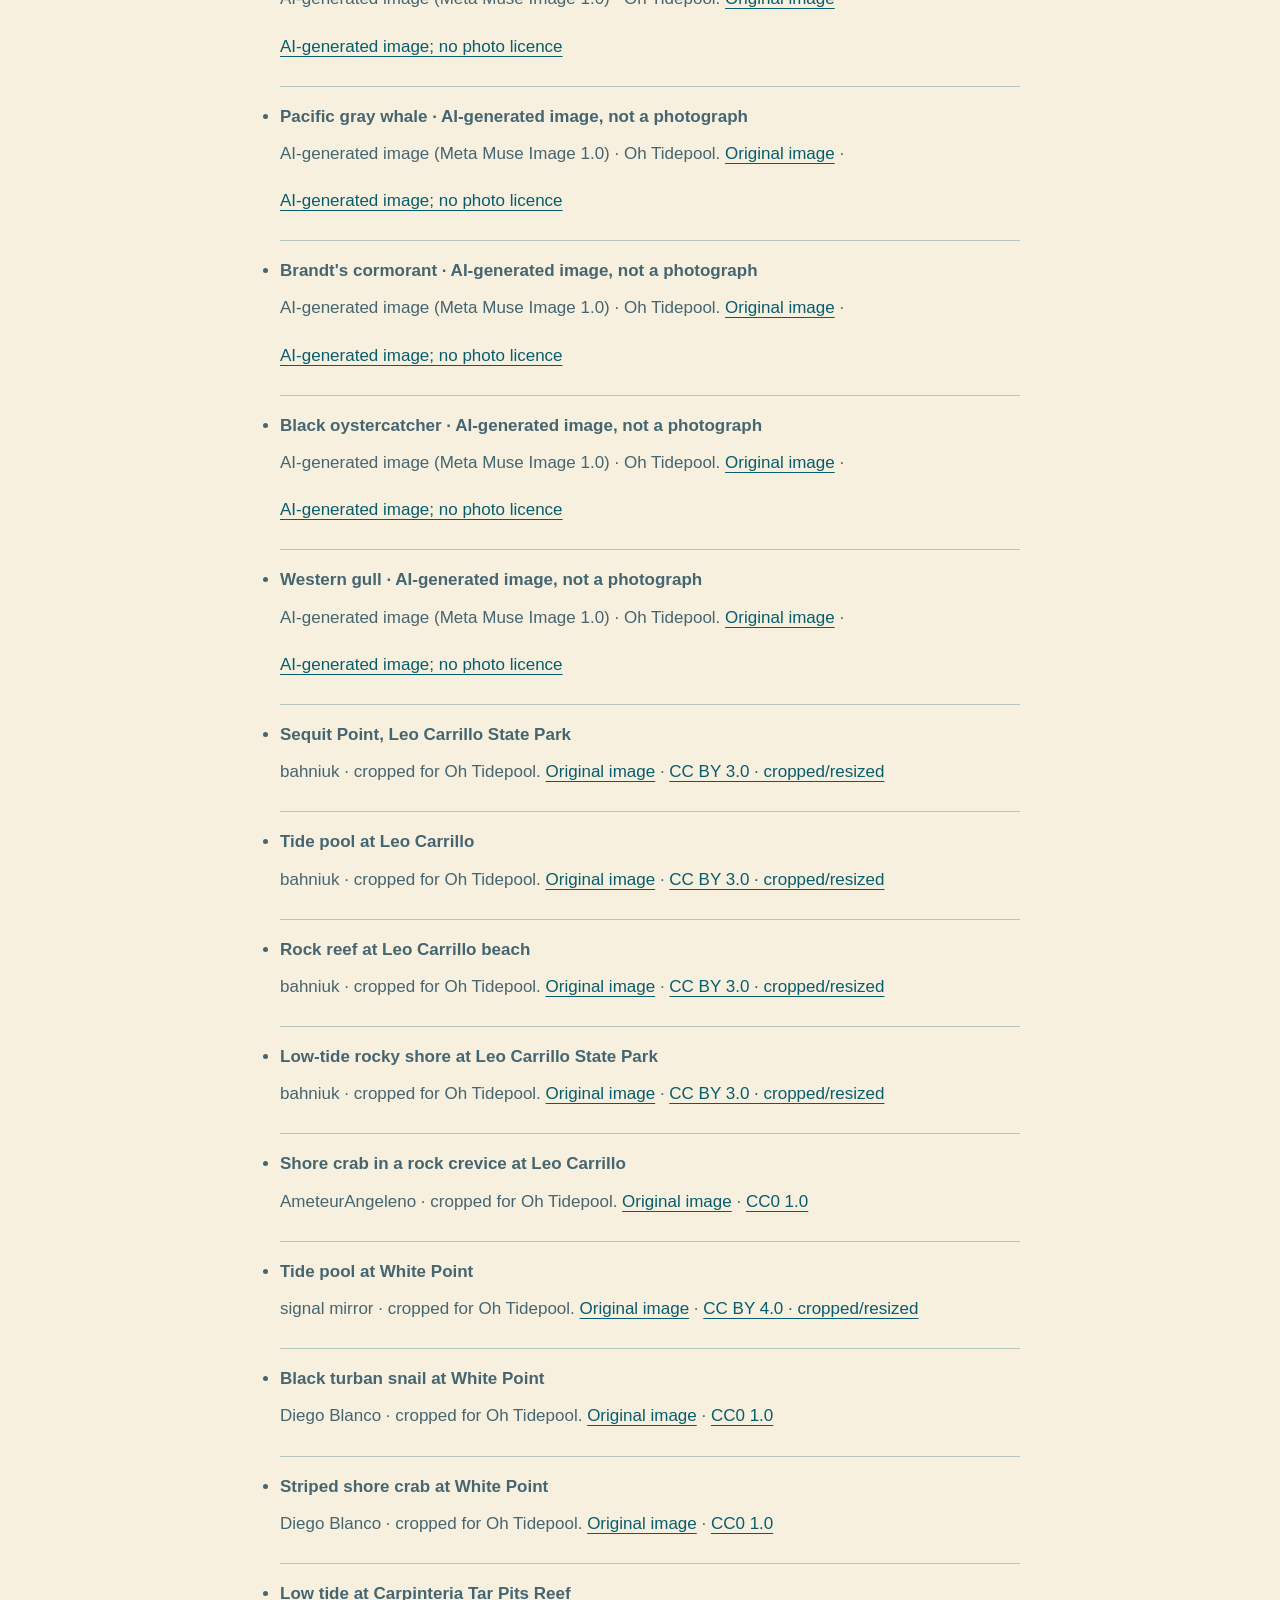
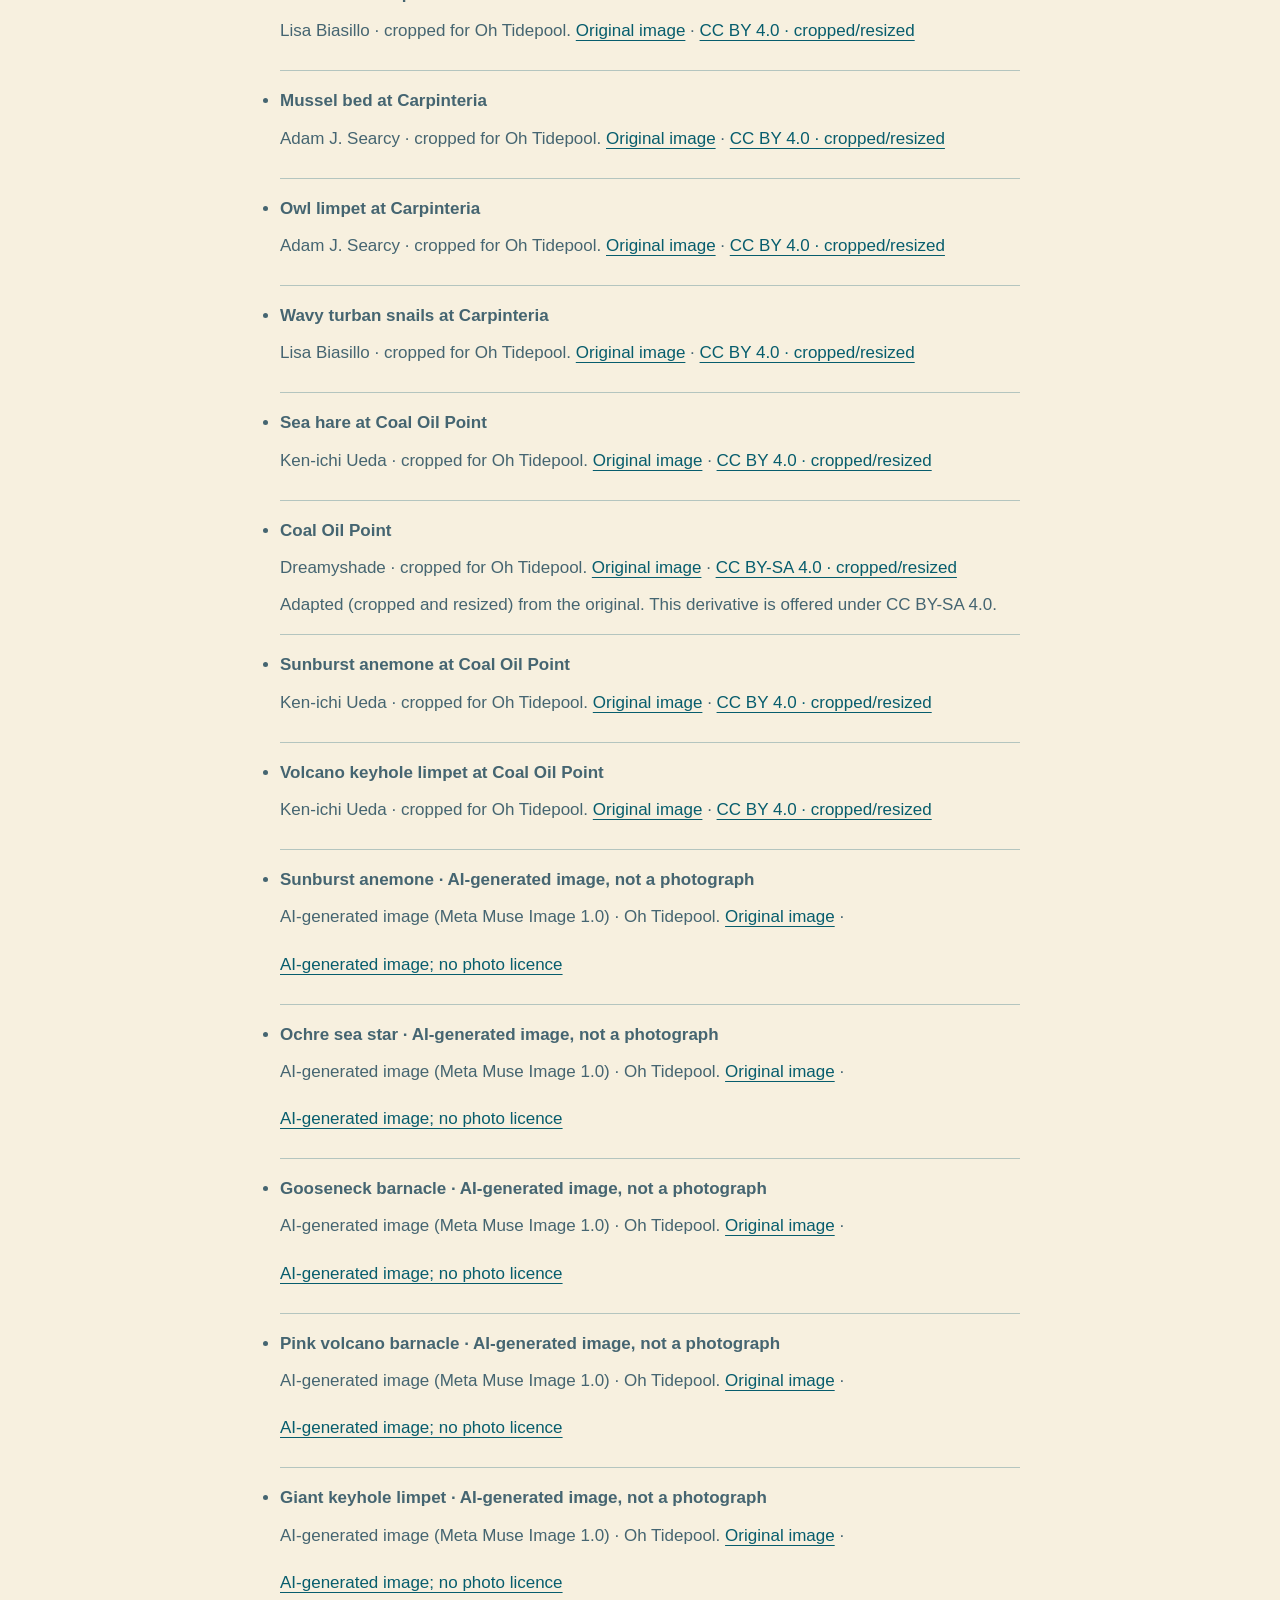
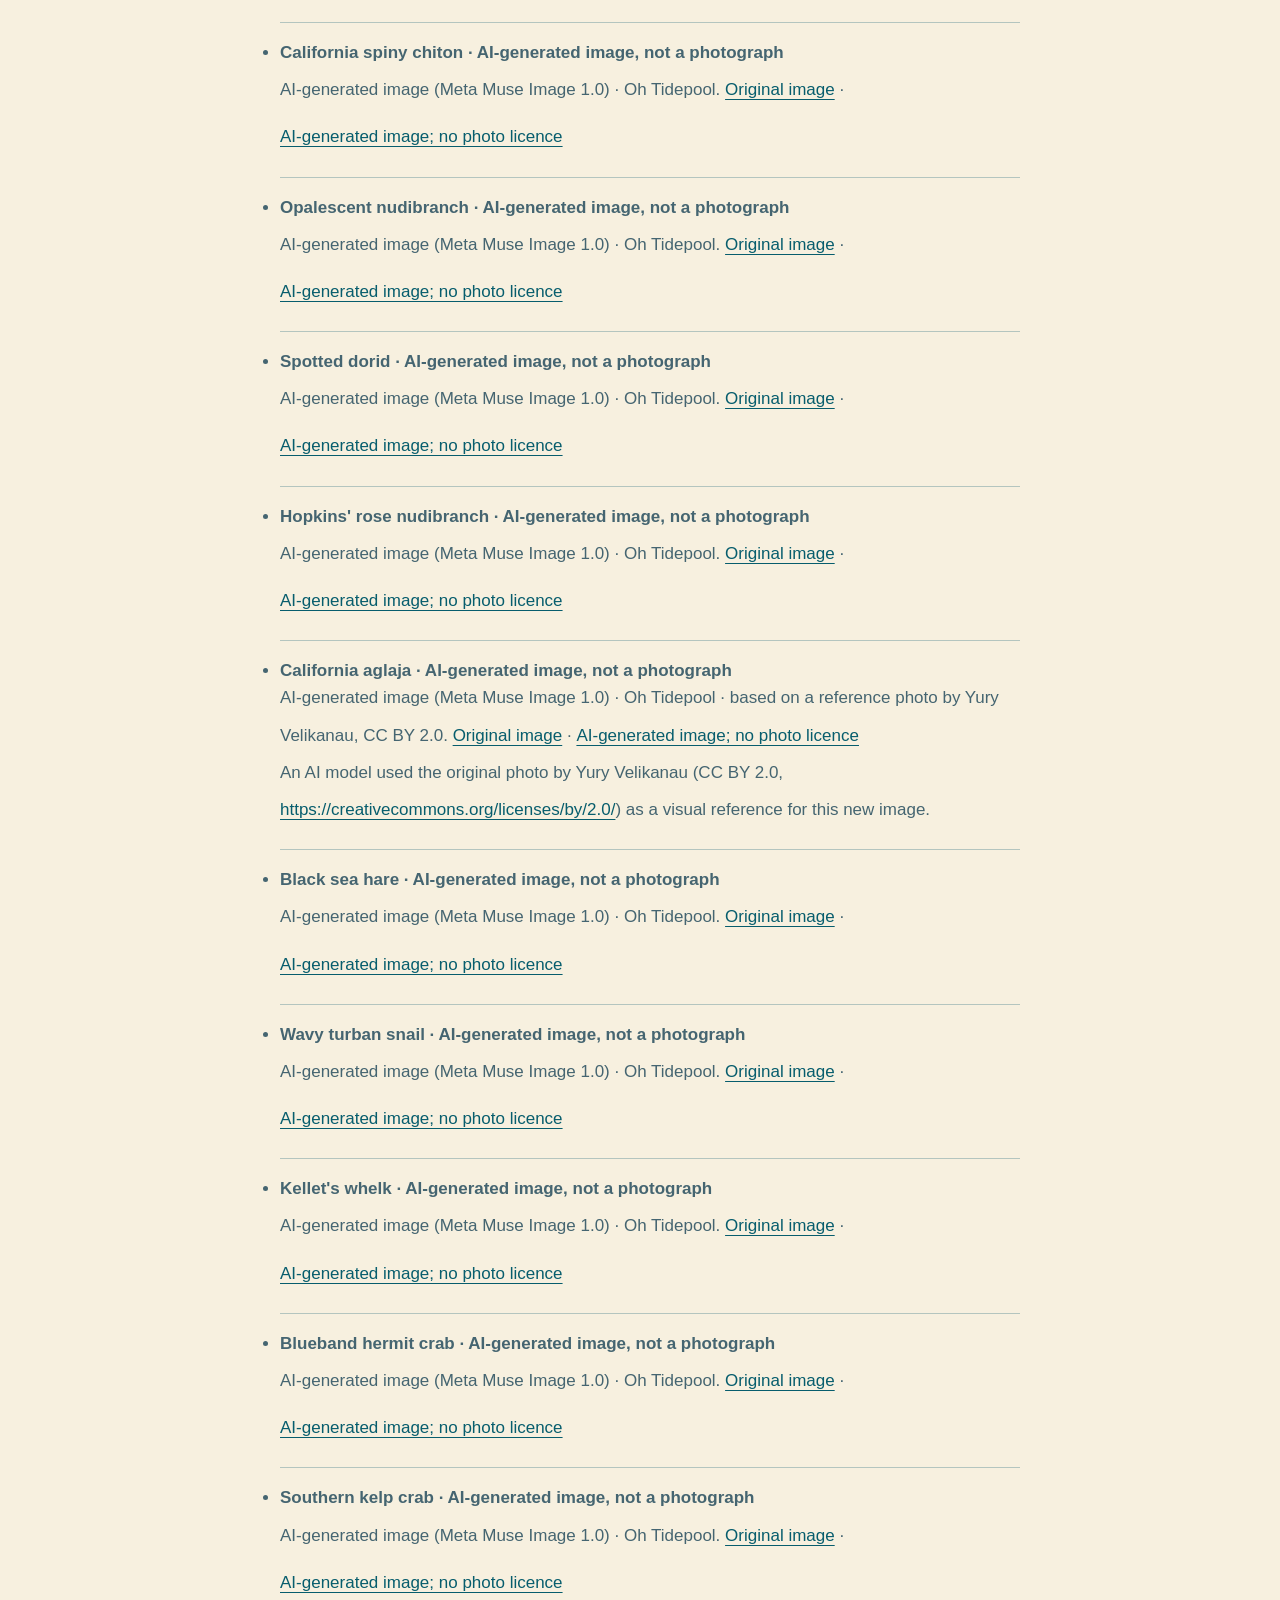
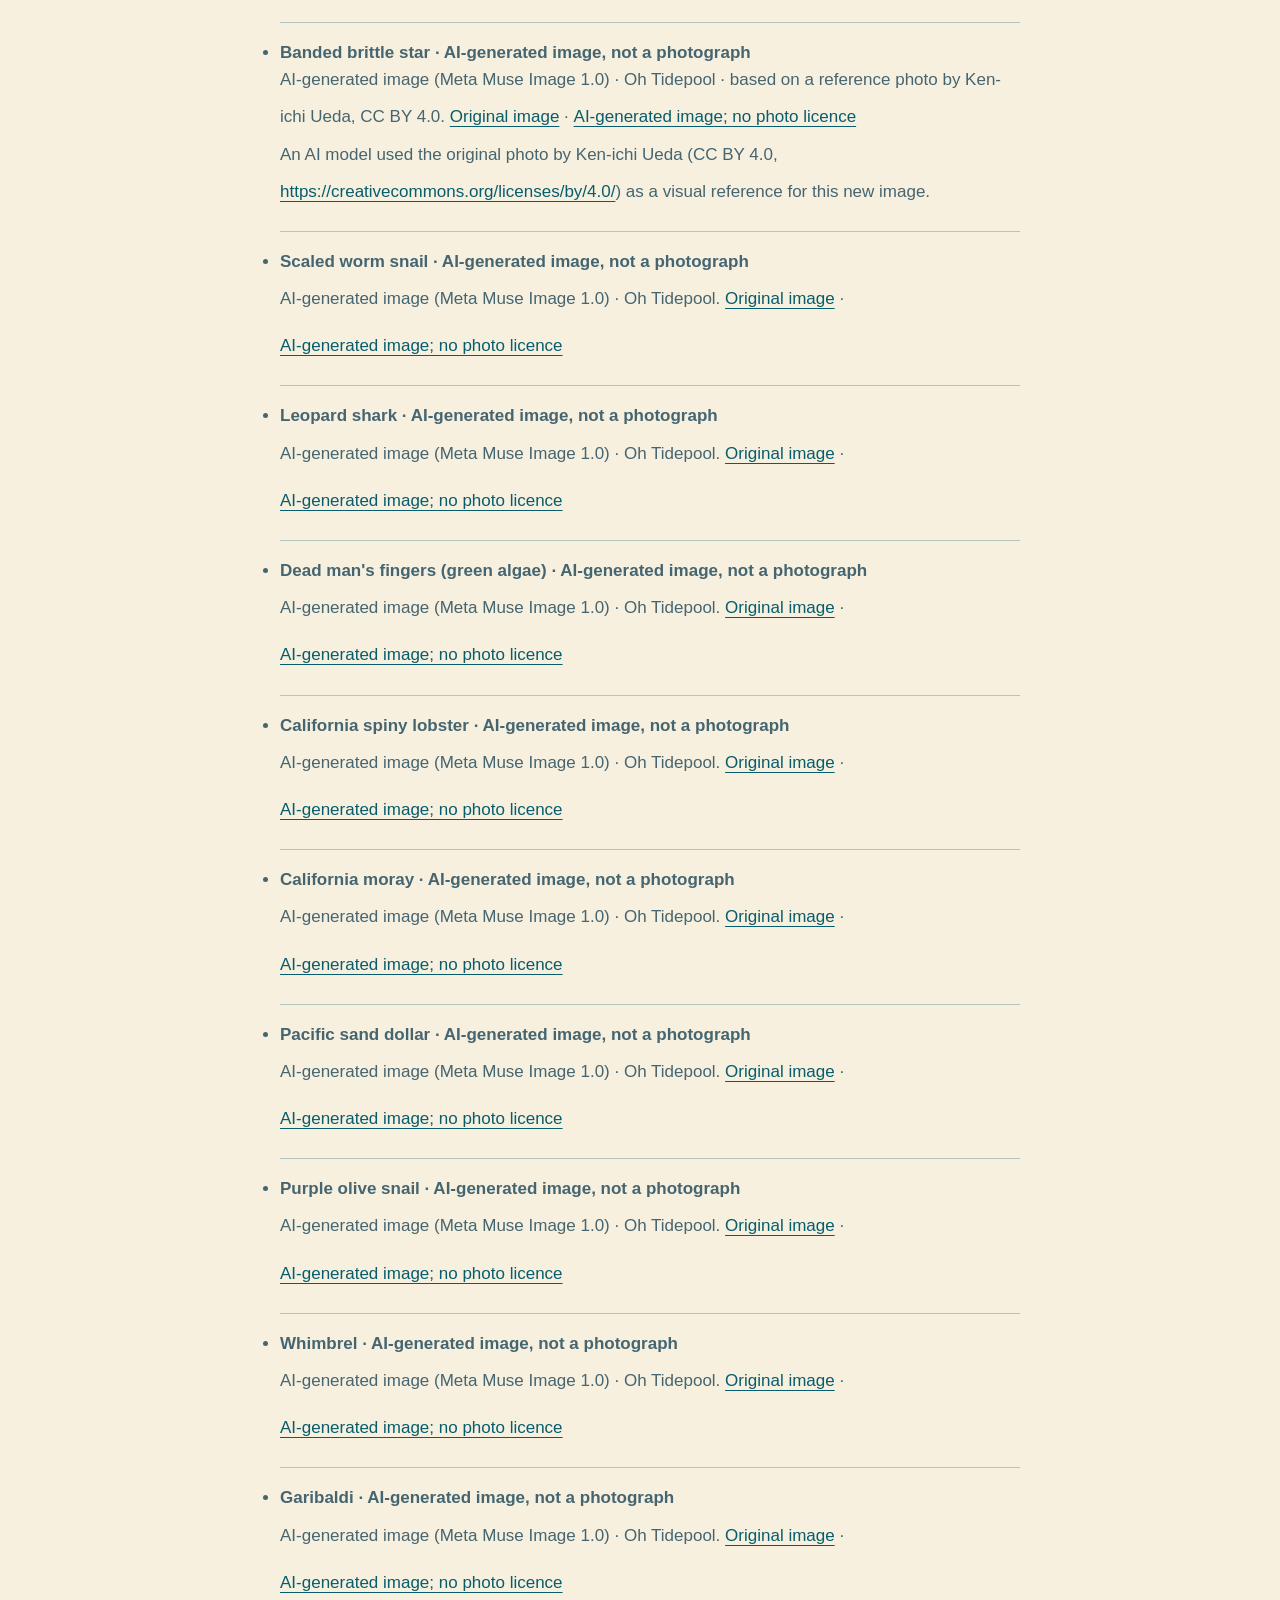
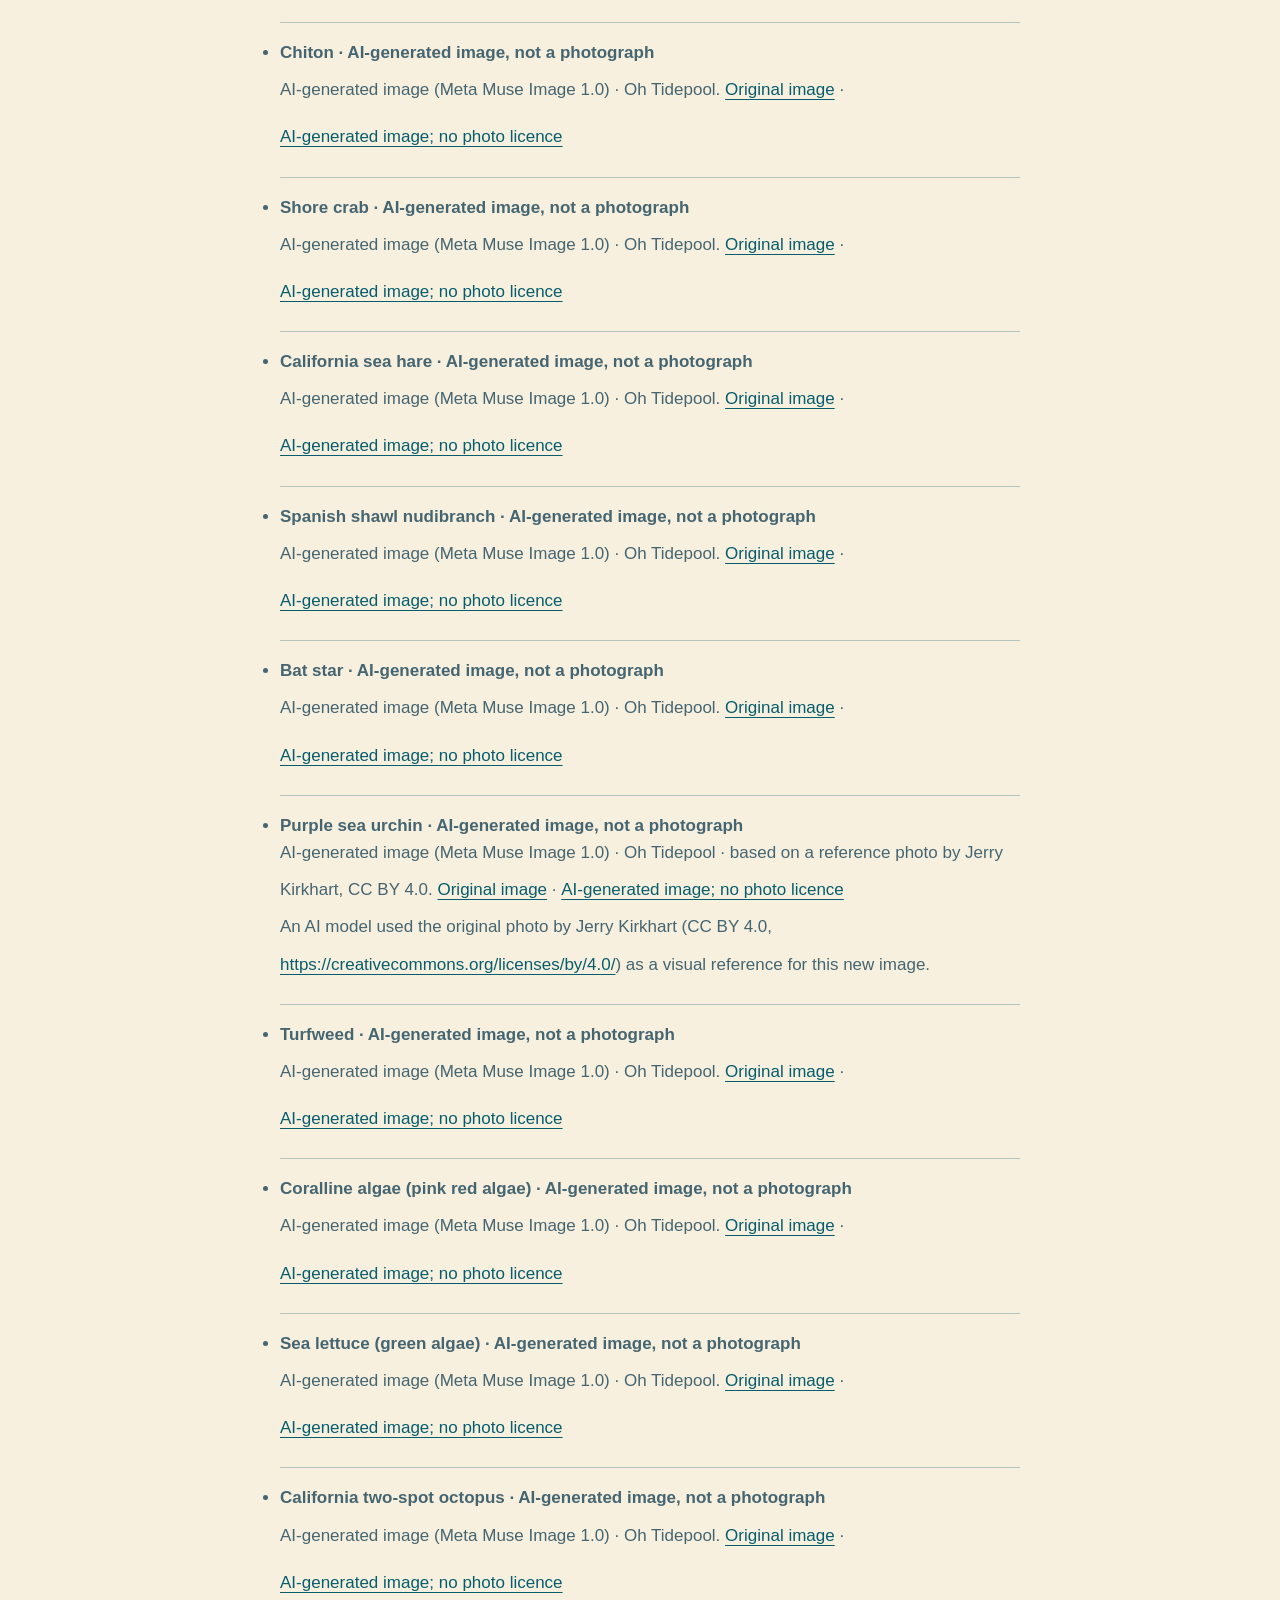
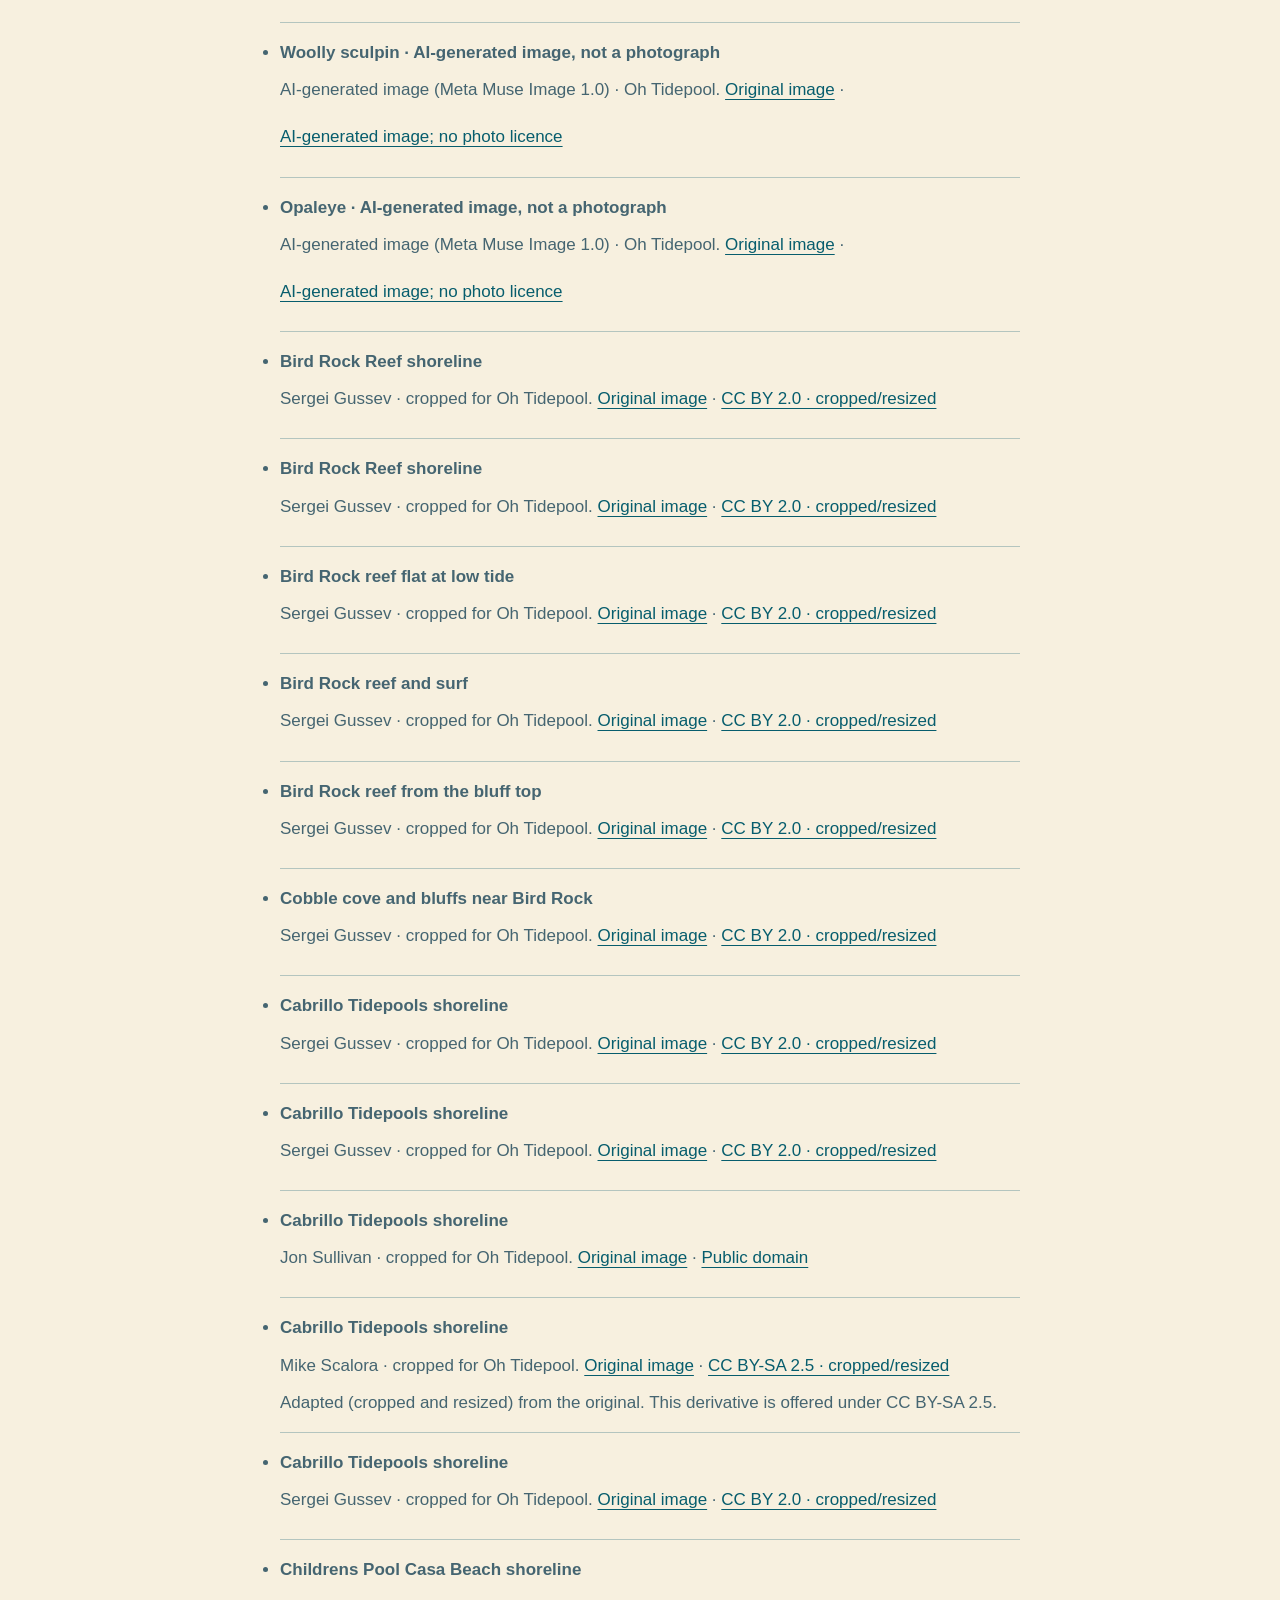
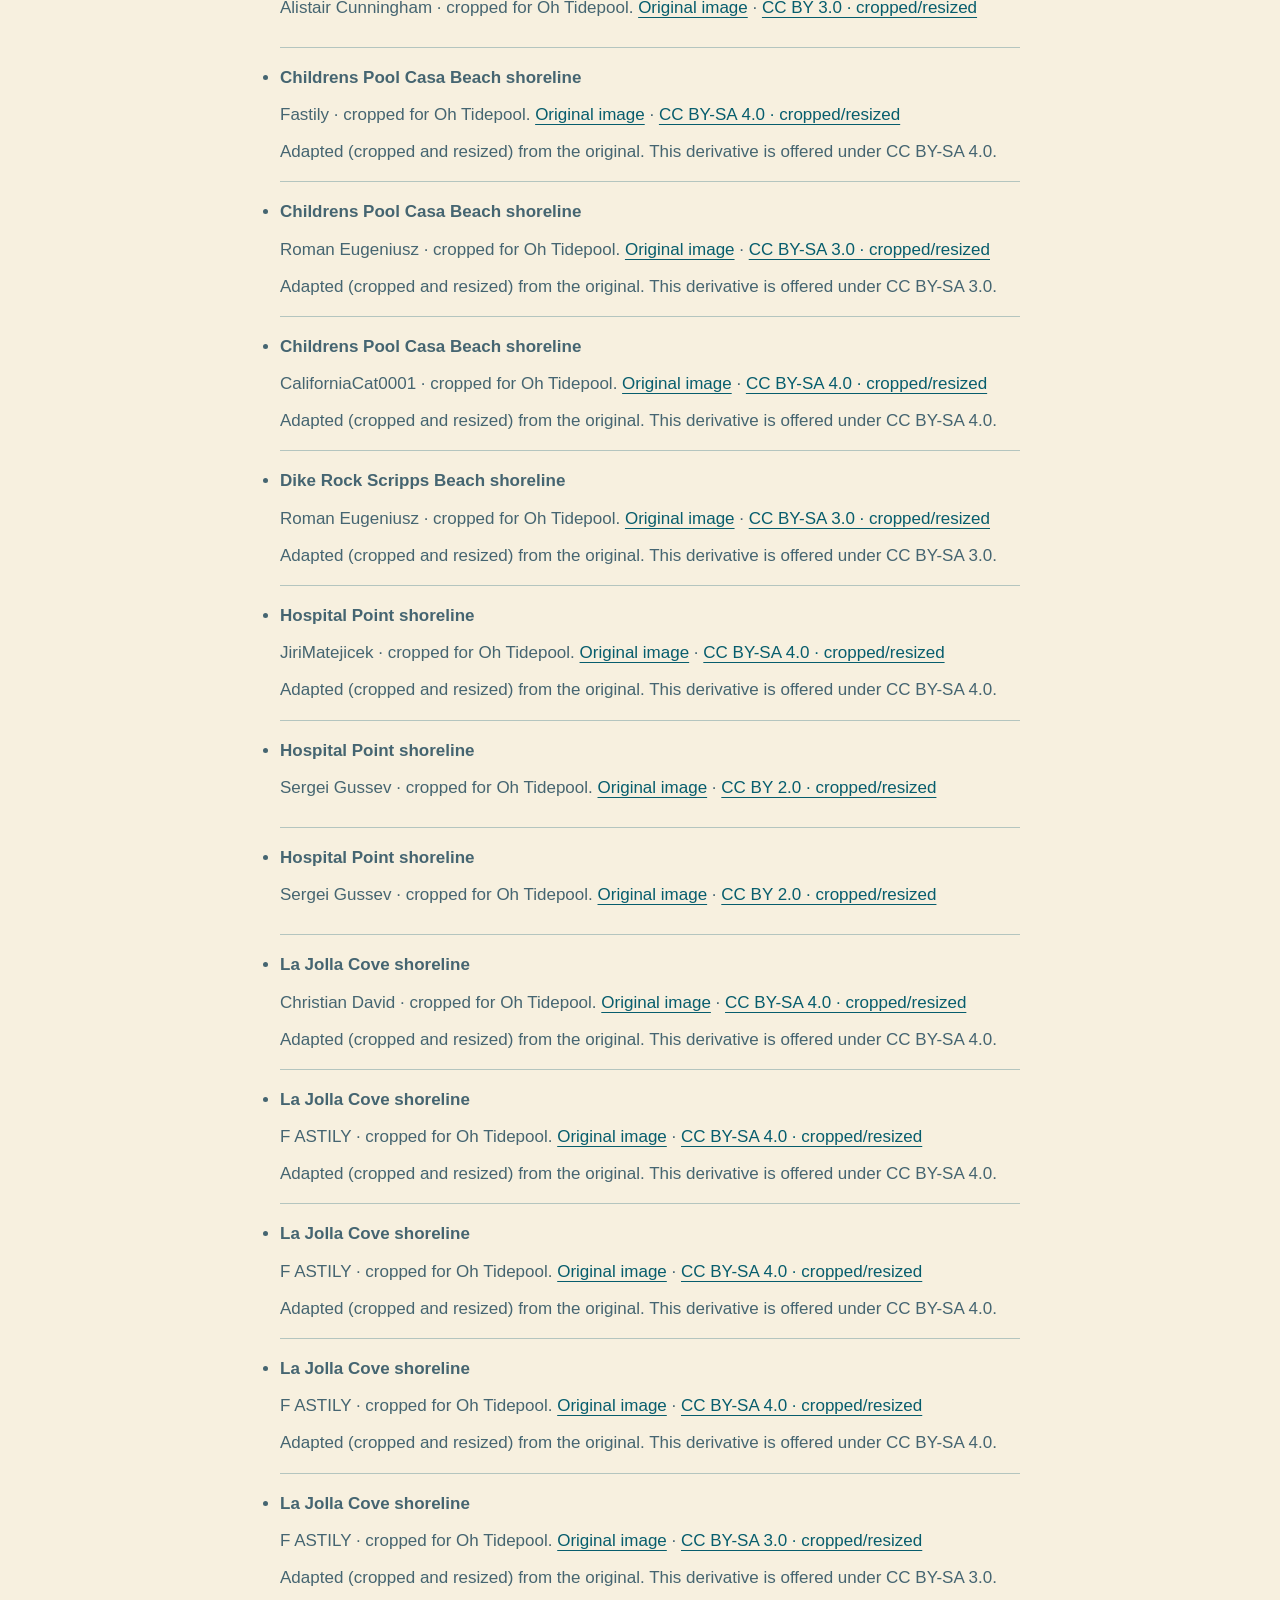
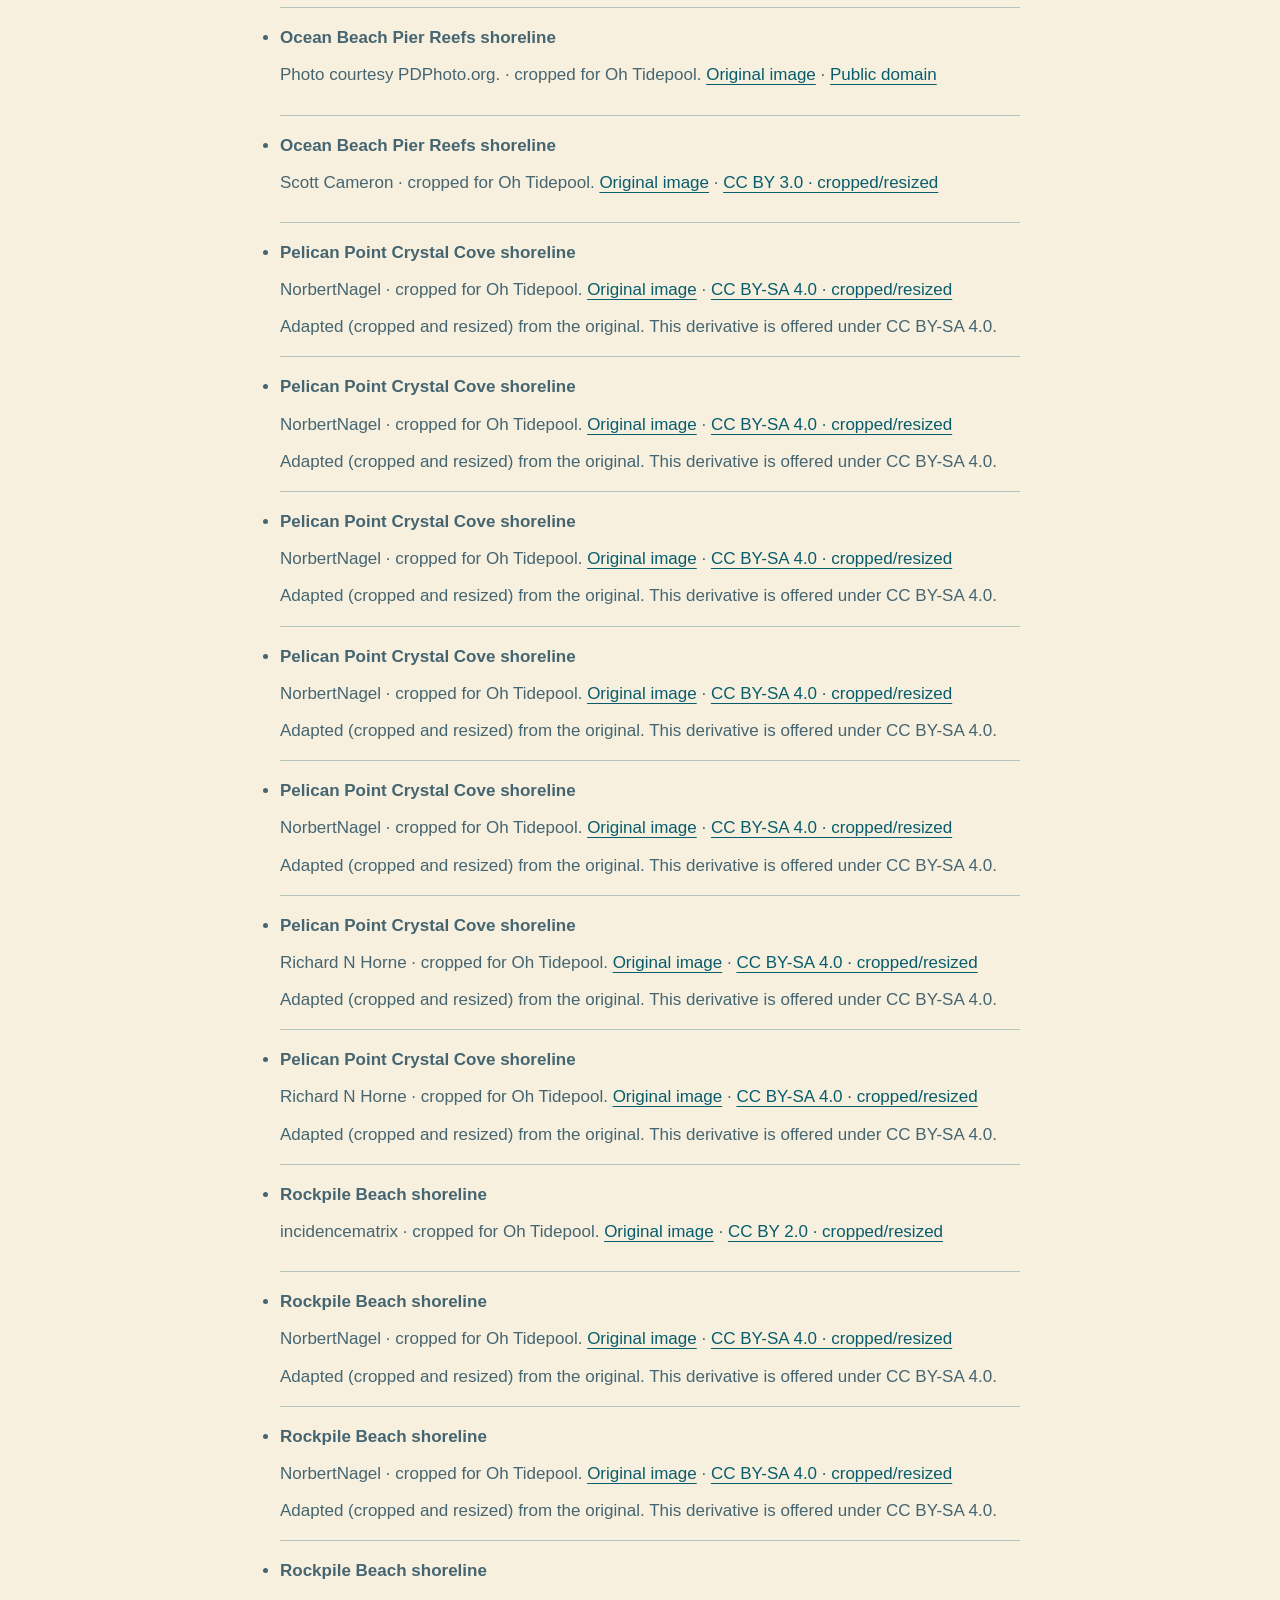
<file: app-media-credits.html>
<!doctype html>
<html lang="en"><head><meta charset="utf-8"><meta name="viewport" content="width=device-width, initial-scale=1"><title>App image credits — Oh Tidepool</title><link rel="icon" type="image/png" href="./assets/favicon.png"><link rel="stylesheet" href="./site.css"></head>
<body class="policy-page"><header class="site-header"><a class="brand" href="./" aria-label="Oh Tidepool home"><img class="app-icon" src="./assets/app-icon.webp" width="48" height="48" alt=""><span>Oh Tidepool</span></a><a class="nav-link" href="./">Home</a></header>
<main class="policy"><p class="eyebrow">REAL APP SCREENS · REVIEWED IMAGERY</p><h1>App image credits</h1><p>Our landing page shows actual Oh Tidepool screens, not a separate photo gallery. These credits cover the reviewed site and animal photographs used within the app, including thumbnails that can appear in its screenshots and recordings.</p><p>The application UI and icon are Oh Tidepool artwork. Tide predictions in the recorded chart are based on NOAA data. Photographs retain their original licences; cropped/resized CC BY-SA renditions are offered under their respective share-alike licences.</p><ul class="credit-list"><li><strong>Tidal pools at Cabrillo National Monument</strong><br>Billy Hathorn · cropped for Oh Tidepool. <a href="https://commons.wikimedia.org/wiki/File:Tidal_pools_at_Cabrillo_National_Monument_DSCN0429.JPG">Original image</a> · <a href="https://creativecommons.org/licenses/by-sa/3.0/">CC BY-SA 3.0 · cropped/resized</a><br>Adapted (cropped and resized) from the original. This derivative is offered under CC BY-SA 3.0.</li>
<li><strong>Crystal Cove State Park coastline — context photo, not a mapped Pelican Point access route</strong><br>Canon · cropped for Oh Tidepool. <a href="https://commons.wikimedia.org/wiki/File:Crystal_Cove_State_Park.jpg">Original image</a> · <a href="https://www.usa.gov/government-copyright">Public domain — U.S. federal government work</a></li>
<li><strong>Heisler Park, Laguna Beach — coastline context, not an exact Rockpile Beach access view</strong><br>Infratec / Kzollman · cropped for Oh Tidepool. <a href="https://commons.wikimedia.org/wiki/File:Laguna_Beach.jpg">Original image</a> · <a href="https://commons.wikimedia.org/wiki/Template:PD-self">Public domain dedication</a></li>
<li><strong>Scripps Pier, La Jolla — shoreline context, not a mapped Dike Rock route</strong><br>Mwinog2777 · cropped for Oh Tidepool. <a href="https://commons.wikimedia.org/wiki/File:Scripps_Pier,_La_Jolla,_California.jpg">Original image</a> · <a href="https://creativecommons.org/licenses/by-sa/4.0/">CC BY-SA 4.0 · cropped/resized</a><br>Adapted (cropped and resized) from the original. This derivative is offered under CC BY-SA 4.0.</li>
<li><strong>La Jolla Cove, 2020</strong><br>Molly McCluskey (Mollymcc) · cropped for Oh Tidepool. <a href="https://commons.wikimedia.org/wiki/File:La_Jolla_Cove_2020.jpg">Original image</a> · <a href="https://creativecommons.org/publicdomain/zero/1.0/">CC0 1.0</a></li>
<li><strong>Shell Beach and Seal Rock, La Jolla</strong><br>Invertzoo · cropped for Oh Tidepool. <a href="https://commons.wikimedia.org/wiki/File:Shell_Beach_%26_Seal_Rock,_La_Jolla.JPG">Original image</a> · <a href="https://creativecommons.org/licenses/by-sa/3.0/">CC BY-SA 3.0 · cropped/resized</a><br>Adapted (cropped and resized) from the original. This derivative is offered under CC BY-SA 3.0.</li>
<li><strong>Children&#x27;s Pool Beach — seals and beach context; observe wildlife from a respectful distance</strong><br>Doubleduhgirls · cropped for Oh Tidepool. <a href="https://commons.wikimedia.org/wiki/File:Children%27s_Pool_Beach.jpg">Original image</a> · <a href="https://commons.wikimedia.org/wiki/Commons:Licensing">Public domain</a></li>
<li><strong>Windansea Beach rocks and waves — context photo, not current conditions</strong><br>Matthew T Rader / MatthewTRader.com · cropped for Oh Tidepool. <a href="https://commons.wikimedia.org/wiki/File:Waves_crashing_on_rocks_at_Windansea_Beach,_San_Diego,_California.jpg">Original image</a> · <a href="https://creativecommons.org/licenses/by-sa/4.0/">CC BY-SA 4.0 · cropped/resized</a><br>Adapted (cropped and resized) from the original. This derivative is offered under CC BY-SA 4.0.</li>
<li><strong>Rocky Pacific coast near Bird Rock reef, La Jolla — shoreline context, not an access route or current conditions</strong><br>Sergei Gussev · cropped for Oh Tidepool. <a href="https://commons.wikimedia.org/wiki/File:San_Diego_(27123471710).jpg">Original image</a> · <a href="https://creativecommons.org/licenses/by/2.0/">CC BY 2.0 · cropped/resized</a></li>
<li><strong>Tourmaline Surfing Park shoreline, 2006 — context photo, not a surveyed reef boundary</strong><br>Invertzoo · cropped for Oh Tidepool. <a href="https://commons.wikimedia.org/wiki/File:Tourmaline_Surfing_Park,_California.JPG">Original image</a> · <a href="https://creativecommons.org/licenses/by-sa/3.0/">CC BY-SA 3.0 · cropped/resized</a><br>Adapted (cropped and resized) from the original. This derivative is offered under CC BY-SA 3.0.</li>
<li><strong>Ocean Beach Pier — shoreline context, not a reef boundary</strong><br>Alen Ištoković · cropped for Oh Tidepool. <a href="https://commons.wikimedia.org/wiki/File:Pier_on_Ocean_Beach_-_panoramio.jpg">Original image</a> · <a href="https://creativecommons.org/licenses/by/3.0/">CC BY 3.0 · cropped/resized</a></li>
<li><strong>Sunset Cliffs, San Diego — coastal context, not a safe descent route</strong><br>Stephen Bay / stephenbayphotography.com · cropped for Oh Tidepool. <a href="https://commons.wikimedia.org/wiki/File:Sunset_Cliffs,_San_Diego.jpg">Original image</a> · <a href="https://creativecommons.org/licenses/by/4.0/">CC BY 4.0 · cropped/resized</a></li>
<li><strong>Swami&#x27;s beach, Encinitas, 2007 — shoreline context</strong><br>Invertzoo · cropped for Oh Tidepool. <a href="https://commons.wikimedia.org/wiki/File:Swami%27s_beach_in_Encinitas.JPG">Original image</a> · <a href="https://creativecommons.org/licenses/by-sa/3.0/">CC BY-SA 3.0 · cropped/resized</a><br>Adapted (cropped and resized) from the original. This derivative is offered under CC BY-SA 3.0.</li>
<li><strong>California mussel · AI-generated image, not a photograph</strong><br>AI-generated image (Meta Muse Image 1.0) · Oh Tidepool. <a href="https://github.com/nduworker/oh-tidepool-site/blob/main/media/california-mussel-v3.webp">Original image</a> · <a href="https://oh-tidepool.nduwork.com/app-media-credits.html">AI-generated image; no photo licence</a></li>
<li><strong>Aggregating anemone · AI-generated image, not a photograph</strong><br>AI-generated image (Meta Muse Image 1.0) · Oh Tidepool. <a href="https://github.com/nduworker/oh-tidepool-site/blob/main/media/aggregating-anemone-v4.webp">Original image</a> · <a href="https://oh-tidepool.nduwork.com/app-media-credits.html">AI-generated image; no photo licence</a></li>
<li><strong>Limpet · AI-generated image, not a photograph</strong><br>AI-generated image (Meta Muse Image 1.0) · Oh Tidepool. <a href="https://github.com/nduworker/oh-tidepool-site/blob/main/media/owl-limpet-v3.webp">Original image</a> · <a href="https://oh-tidepool.nduwork.com/app-media-credits.html">AI-generated image; no photo licence</a></li>
<li><strong>Periwinkle snails · AI-generated image, not a photograph</strong><br>AI-generated image (Meta Muse Image 1.0) · Oh Tidepool. <a href="https://github.com/nduworker/oh-tidepool-site/blob/main/media/periwinkle-snails-v3.webp">Original image</a> · <a href="https://oh-tidepool.nduwork.com/app-media-credits.html">AI-generated image; no photo licence</a></li>
<li><strong>Black turban snail · AI-generated image, not a photograph</strong><br>AI-generated image (Meta Muse Image 1.0) · Oh Tidepool. <a href="https://github.com/nduworker/oh-tidepool-site/blob/main/media/black-turban-snail-v3.webp">Original image</a> · <a href="https://oh-tidepool.nduwork.com/app-media-credits.html">AI-generated image; no photo licence</a></li>
<li><strong>Harbor seal · AI-generated image, not a photograph</strong><br>AI-generated image (Meta Muse Image 1.0) · Oh Tidepool. <a href="https://github.com/nduworker/oh-tidepool-site/blob/main/media/harbor-seal-v3.webp">Original image</a> · <a href="https://oh-tidepool.nduwork.com/app-media-credits.html">AI-generated image; no photo licence</a></li>
<li><strong>California sea lion · AI-generated image, not a photograph</strong><br>AI-generated image (Meta Muse Image 1.0) · Oh Tidepool. <a href="https://github.com/nduworker/oh-tidepool-site/blob/main/media/california-sea-lion-v3.webp">Original image</a> · <a href="https://oh-tidepool.nduwork.com/app-media-credits.html">AI-generated image; no photo licence</a></li>
<li><strong>Pacific gray whale · AI-generated image, not a photograph</strong><br>AI-generated image (Meta Muse Image 1.0) · Oh Tidepool. <a href="https://github.com/nduworker/oh-tidepool-site/blob/main/media/pacific-gray-whale-v3.webp">Original image</a> · <a href="https://oh-tidepool.nduwork.com/app-media-credits.html">AI-generated image; no photo licence</a></li>
<li><strong>Brandt&#x27;s cormorant · AI-generated image, not a photograph</strong><br>AI-generated image (Meta Muse Image 1.0) · Oh Tidepool. <a href="https://github.com/nduworker/oh-tidepool-site/blob/main/media/brandt-cormorant-v3.webp">Original image</a> · <a href="https://oh-tidepool.nduwork.com/app-media-credits.html">AI-generated image; no photo licence</a></li>
<li><strong>Black oystercatcher · AI-generated image, not a photograph</strong><br>AI-generated image (Meta Muse Image 1.0) · Oh Tidepool. <a href="https://github.com/nduworker/oh-tidepool-site/blob/main/media/black-oystercatcher-v3.webp">Original image</a> · <a href="https://oh-tidepool.nduwork.com/app-media-credits.html">AI-generated image; no photo licence</a></li>
<li><strong>Western gull · AI-generated image, not a photograph</strong><br>AI-generated image (Meta Muse Image 1.0) · Oh Tidepool. <a href="https://github.com/nduworker/oh-tidepool-site/blob/main/media/western-gull-v3.webp">Original image</a> · <a href="https://oh-tidepool.nduwork.com/app-media-credits.html">AI-generated image; no photo licence</a></li>
<li><strong>Sequit Point, Leo Carrillo State Park</strong><br>bahniuk · cropped for Oh Tidepool. <a href="https://commons.wikimedia.org/wiki/File:Leo_Carrillo_-_panoramio.jpg">Original image</a> · <a href="https://creativecommons.org/licenses/by/3.0/">CC BY 3.0 · cropped/resized</a></li>
<li><strong>Tide pool at Leo Carrillo</strong><br>bahniuk · cropped for Oh Tidepool. <a href="https://commons.wikimedia.org/wiki/File:Close_to_the_Water_-_panoramio.jpg">Original image</a> · <a href="https://creativecommons.org/licenses/by/3.0/">CC BY 3.0 · cropped/resized</a></li>
<li><strong>Rock reef at Leo Carrillo beach</strong><br>bahniuk · cropped for Oh Tidepool. <a href="https://commons.wikimedia.org/wiki/File:Leo_Carrillo_-_panoramio_(9).jpg">Original image</a> · <a href="https://creativecommons.org/licenses/by/3.0/">CC BY 3.0 · cropped/resized</a></li>
<li><strong>Low-tide rocky shore at Leo Carrillo State Park</strong><br>bahniuk · cropped for Oh Tidepool. <a href="https://commons.wikimedia.org/wiki/File:What_a_day_-_Beach_at_Leo_Carrillo_State_Park,_California_-_panoramio.jpg">Original image</a> · <a href="https://creativecommons.org/licenses/by/3.0/">CC BY 3.0 · cropped/resized</a></li>
<li><strong>Shore crab in a rock crevice at Leo Carrillo</strong><br>AmeteurAngeleno · cropped for Oh Tidepool. <a href="https://commons.wikimedia.org/wiki/File:Crab_at_Leo_Carillo_Beach.jpg">Original image</a> · <a href="https://creativecommons.org/publicdomain/zero/1.0/">CC0 1.0</a></li>
<li><strong>Tide pool at White Point</strong><br>signal mirror · cropped for Oh Tidepool. <a href="https://commons.wikimedia.org/wiki/File:Tidepool_-_Flickr_-_signal_mirror.jpg">Original image</a> · <a href="https://creativecommons.org/licenses/by/4.0/">CC BY 4.0 · cropped/resized</a></li>
<li><strong>Black turban snail at White Point</strong><br>Diego Blanco · cropped for Oh Tidepool. <a href="https://www.inaturalist.org/observations/277547331">Original image</a> · <a href="https://creativecommons.org/publicdomain/zero/1.0/">CC0 1.0</a></li>
<li><strong>Striped shore crab at White Point</strong><br>Diego Blanco · cropped for Oh Tidepool. <a href="https://www.inaturalist.org/observations/341352136">Original image</a> · <a href="https://creativecommons.org/publicdomain/zero/1.0/">CC0 1.0</a></li>
<li><strong>Low tide at Carpinteria Tar Pits Reef</strong><br>Lisa Biasillo · cropped for Oh Tidepool. <a href="https://www.inaturalist.org/observations/290016134">Original image</a> · <a href="https://creativecommons.org/licenses/by/4.0/">CC BY 4.0 · cropped/resized</a></li>
<li><strong>Mussel bed at Carpinteria</strong><br>Adam J. Searcy · cropped for Oh Tidepool. <a href="https://www.inaturalist.org/observations/66596129">Original image</a> · <a href="https://creativecommons.org/licenses/by/4.0/">CC BY 4.0 · cropped/resized</a></li>
<li><strong>Owl limpet at Carpinteria</strong><br>Adam J. Searcy · cropped for Oh Tidepool. <a href="https://www.inaturalist.org/observations/66596452">Original image</a> · <a href="https://creativecommons.org/licenses/by/4.0/">CC BY 4.0 · cropped/resized</a></li>
<li><strong>Wavy turban snails at Carpinteria</strong><br>Lisa Biasillo · cropped for Oh Tidepool. <a href="https://www.inaturalist.org/observations/290016086">Original image</a> · <a href="https://creativecommons.org/licenses/by/4.0/">CC BY 4.0 · cropped/resized</a></li>
<li><strong>Sea hare at Coal Oil Point</strong><br>Ken-ichi Ueda · cropped for Oh Tidepool. <a href="https://www.inaturalist.org/observations/221645933">Original image</a> · <a href="https://creativecommons.org/licenses/by/4.0/">CC BY 4.0 · cropped/resized</a></li>
<li><strong>Coal Oil Point</strong><br>Dreamyshade · cropped for Oh Tidepool. <a href="https://commons.wikimedia.org/wiki/File:Coal_Oil_Point,_Santa_Barbara_County.jpg">Original image</a> · <a href="https://creativecommons.org/licenses/by-sa/4.0/">CC BY-SA 4.0 · cropped/resized</a><br>Adapted (cropped and resized) from the original. This derivative is offered under CC BY-SA 4.0.</li>
<li><strong>Sunburst anemone at Coal Oil Point</strong><br>Ken-ichi Ueda · cropped for Oh Tidepool. <a href="https://www.inaturalist.org/observations/221650117">Original image</a> · <a href="https://creativecommons.org/licenses/by/4.0/">CC BY 4.0 · cropped/resized</a></li>
<li><strong>Volcano keyhole limpet at Coal Oil Point</strong><br>Ken-ichi Ueda · cropped for Oh Tidepool. <a href="https://www.inaturalist.org/observations/221650530">Original image</a> · <a href="https://creativecommons.org/licenses/by/4.0/">CC BY 4.0 · cropped/resized</a></li>
<li><strong>Sunburst anemone · AI-generated image, not a photograph</strong><br>AI-generated image (Meta Muse Image 1.0) · Oh Tidepool. <a href="https://github.com/nduworker/oh-tidepool-site/blob/main/media/sunburst-anemone-v3.webp">Original image</a> · <a href="https://oh-tidepool.nduwork.com/app-media-credits.html">AI-generated image; no photo licence</a></li>
<li><strong>Ochre sea star · AI-generated image, not a photograph</strong><br>AI-generated image (Meta Muse Image 1.0) · Oh Tidepool. <a href="https://github.com/nduworker/oh-tidepool-site/blob/main/media/ochre-sea-star-v3.webp">Original image</a> · <a href="https://oh-tidepool.nduwork.com/app-media-credits.html">AI-generated image; no photo licence</a></li>
<li><strong>Gooseneck barnacle · AI-generated image, not a photograph</strong><br>AI-generated image (Meta Muse Image 1.0) · Oh Tidepool. <a href="https://github.com/nduworker/oh-tidepool-site/blob/main/media/gooseneck-barnacle-v3.webp">Original image</a> · <a href="https://oh-tidepool.nduwork.com/app-media-credits.html">AI-generated image; no photo licence</a></li>
<li><strong>Pink volcano barnacle · AI-generated image, not a photograph</strong><br>AI-generated image (Meta Muse Image 1.0) · Oh Tidepool. <a href="https://github.com/nduworker/oh-tidepool-site/blob/main/media/volcano-barnacle-v3.webp">Original image</a> · <a href="https://oh-tidepool.nduwork.com/app-media-credits.html">AI-generated image; no photo licence</a></li>
<li><strong>Giant keyhole limpet · AI-generated image, not a photograph</strong><br>AI-generated image (Meta Muse Image 1.0) · Oh Tidepool. <a href="https://github.com/nduworker/oh-tidepool-site/blob/main/media/giant-keyhole-limpet-v3.webp">Original image</a> · <a href="https://oh-tidepool.nduwork.com/app-media-credits.html">AI-generated image; no photo licence</a></li>
<li><strong>California spiny chiton · AI-generated image, not a photograph</strong><br>AI-generated image (Meta Muse Image 1.0) · Oh Tidepool. <a href="https://github.com/nduworker/oh-tidepool-site/blob/main/media/spiny-chiton-v3.webp">Original image</a> · <a href="https://oh-tidepool.nduwork.com/app-media-credits.html">AI-generated image; no photo licence</a></li>
<li><strong>Opalescent nudibranch · AI-generated image, not a photograph</strong><br>AI-generated image (Meta Muse Image 1.0) · Oh Tidepool. <a href="https://github.com/nduworker/oh-tidepool-site/blob/main/media/opalescent-nudibranch-v3.webp">Original image</a> · <a href="https://oh-tidepool.nduwork.com/app-media-credits.html">AI-generated image; no photo licence</a></li>
<li><strong>Spotted dorid · AI-generated image, not a photograph</strong><br>AI-generated image (Meta Muse Image 1.0) · Oh Tidepool. <a href="https://github.com/nduworker/oh-tidepool-site/blob/main/media/spotted-dorid-v3.webp">Original image</a> · <a href="https://oh-tidepool.nduwork.com/app-media-credits.html">AI-generated image; no photo licence</a></li>
<li><strong>Hopkins&#x27; rose nudibranch · AI-generated image, not a photograph</strong><br>AI-generated image (Meta Muse Image 1.0) · Oh Tidepool. <a href="https://github.com/nduworker/oh-tidepool-site/blob/main/media/hopkins-rose-v3.webp">Original image</a> · <a href="https://oh-tidepool.nduwork.com/app-media-credits.html">AI-generated image; no photo licence</a></li>
<li><strong>California aglaja · AI-generated image, not a photograph</strong><br>AI-generated image (Meta Muse Image 1.0) · Oh Tidepool · based on a reference photo by Yury Velikanau, CC BY 2.0. <a href="https://commons.wikimedia.org/wiki/File:California_Aglaja_(32203272560).jpg">Original image</a> · <a href="https://oh-tidepool.nduwork.com/app-media-credits.html">AI-generated image; no photo licence</a><br>An AI model used the original photo by Yury Velikanau (CC BY 2.0, <a href="https://creativecommons.org/licenses/by/2.0/">https://creativecommons.org/licenses/by/2.0/</a>) as a visual reference for this new image.</li>
<li><strong>Black sea hare · AI-generated image, not a photograph</strong><br>AI-generated image (Meta Muse Image 1.0) · Oh Tidepool. <a href="https://github.com/nduworker/oh-tidepool-site/blob/main/media/black-sea-hare-v3.webp">Original image</a> · <a href="https://oh-tidepool.nduwork.com/app-media-credits.html">AI-generated image; no photo licence</a></li>
<li><strong>Wavy turban snail · AI-generated image, not a photograph</strong><br>AI-generated image (Meta Muse Image 1.0) · Oh Tidepool. <a href="https://github.com/nduworker/oh-tidepool-site/blob/main/media/wavy-turban-v3.webp">Original image</a> · <a href="https://oh-tidepool.nduwork.com/app-media-credits.html">AI-generated image; no photo licence</a></li>
<li><strong>Kellet&#x27;s whelk · AI-generated image, not a photograph</strong><br>AI-generated image (Meta Muse Image 1.0) · Oh Tidepool. <a href="https://github.com/nduworker/oh-tidepool-site/blob/main/media/kellets-whelk-v3.webp">Original image</a> · <a href="https://oh-tidepool.nduwork.com/app-media-credits.html">AI-generated image; no photo licence</a></li>
<li><strong>Blueband hermit crab · AI-generated image, not a photograph</strong><br>AI-generated image (Meta Muse Image 1.0) · Oh Tidepool. <a href="https://github.com/nduworker/oh-tidepool-site/blob/main/media/blueband-hermit-crab-v3.webp">Original image</a> · <a href="https://oh-tidepool.nduwork.com/app-media-credits.html">AI-generated image; no photo licence</a></li>
<li><strong>Southern kelp crab · AI-generated image, not a photograph</strong><br>AI-generated image (Meta Muse Image 1.0) · Oh Tidepool. <a href="https://github.com/nduworker/oh-tidepool-site/blob/main/media/southern-kelp-crab-v3.webp">Original image</a> · <a href="https://oh-tidepool.nduwork.com/app-media-credits.html">AI-generated image; no photo licence</a></li>
<li><strong>Banded brittle star · AI-generated image, not a photograph</strong><br>AI-generated image (Meta Muse Image 1.0) · Oh Tidepool · based on a reference photo by Ken-ichi Ueda, CC BY 4.0. <a href="https://www.inaturalist.org/photos/11403">Original image</a> · <a href="https://oh-tidepool.nduwork.com/app-media-credits.html">AI-generated image; no photo licence</a><br>An AI model used the original photo by Ken-ichi Ueda (CC BY 4.0, <a href="https://creativecommons.org/licenses/by/4.0/">https://creativecommons.org/licenses/by/4.0/</a>) as a visual reference for this new image.</li>
<li><strong>Scaled worm snail · AI-generated image, not a photograph</strong><br>AI-generated image (Meta Muse Image 1.0) · Oh Tidepool. <a href="https://github.com/nduworker/oh-tidepool-site/blob/main/media/scaled-worm-snail-v3.webp">Original image</a> · <a href="https://oh-tidepool.nduwork.com/app-media-credits.html">AI-generated image; no photo licence</a></li>
<li><strong>Leopard shark · AI-generated image, not a photograph</strong><br>AI-generated image (Meta Muse Image 1.0) · Oh Tidepool. <a href="https://github.com/nduworker/oh-tidepool-site/blob/main/media/leopard-shark-v3.webp">Original image</a> · <a href="https://oh-tidepool.nduwork.com/app-media-credits.html">AI-generated image; no photo licence</a></li>
<li><strong>Dead man&#x27;s fingers (green algae) · AI-generated image, not a photograph</strong><br>AI-generated image (Meta Muse Image 1.0) · Oh Tidepool. <a href="https://github.com/nduworker/oh-tidepool-site/blob/main/media/dead-mans-fingers-v3.webp">Original image</a> · <a href="https://oh-tidepool.nduwork.com/app-media-credits.html">AI-generated image; no photo licence</a></li>
<li><strong>California spiny lobster · AI-generated image, not a photograph</strong><br>AI-generated image (Meta Muse Image 1.0) · Oh Tidepool. <a href="https://github.com/nduworker/oh-tidepool-site/blob/main/media/spiny-lobster-v3.webp">Original image</a> · <a href="https://oh-tidepool.nduwork.com/app-media-credits.html">AI-generated image; no photo licence</a></li>
<li><strong>California moray · AI-generated image, not a photograph</strong><br>AI-generated image (Meta Muse Image 1.0) · Oh Tidepool. <a href="https://github.com/nduworker/oh-tidepool-site/blob/main/media/california-moray-v3.webp">Original image</a> · <a href="https://oh-tidepool.nduwork.com/app-media-credits.html">AI-generated image; no photo licence</a></li>
<li><strong>Pacific sand dollar · AI-generated image, not a photograph</strong><br>AI-generated image (Meta Muse Image 1.0) · Oh Tidepool. <a href="https://github.com/nduworker/oh-tidepool-site/blob/main/media/sand-dollar-v3.webp">Original image</a> · <a href="https://oh-tidepool.nduwork.com/app-media-credits.html">AI-generated image; no photo licence</a></li>
<li><strong>Purple olive snail · AI-generated image, not a photograph</strong><br>AI-generated image (Meta Muse Image 1.0) · Oh Tidepool. <a href="https://github.com/nduworker/oh-tidepool-site/blob/main/media/purple-olive-snail-v3.webp">Original image</a> · <a href="https://oh-tidepool.nduwork.com/app-media-credits.html">AI-generated image; no photo licence</a></li>
<li><strong>Whimbrel · AI-generated image, not a photograph</strong><br>AI-generated image (Meta Muse Image 1.0) · Oh Tidepool. <a href="https://github.com/nduworker/oh-tidepool-site/blob/main/media/whimbrel-v4.webp">Original image</a> · <a href="https://oh-tidepool.nduwork.com/app-media-credits.html">AI-generated image; no photo licence</a></li>
<li><strong>Garibaldi · AI-generated image, not a photograph</strong><br>AI-generated image (Meta Muse Image 1.0) · Oh Tidepool. <a href="https://github.com/nduworker/oh-tidepool-site/blob/main/media/garibaldi-v4.webp">Original image</a> · <a href="https://oh-tidepool.nduwork.com/app-media-credits.html">AI-generated image; no photo licence</a></li>
<li><strong>Chiton · AI-generated image, not a photograph</strong><br>AI-generated image (Meta Muse Image 1.0) · Oh Tidepool. <a href="https://github.com/nduworker/oh-tidepool-site/blob/main/media/conspicuous-chiton-v3.webp">Original image</a> · <a href="https://oh-tidepool.nduwork.com/app-media-credits.html">AI-generated image; no photo licence</a></li>
<li><strong>Shore crab · AI-generated image, not a photograph</strong><br>AI-generated image (Meta Muse Image 1.0) · Oh Tidepool. <a href="https://github.com/nduworker/oh-tidepool-site/blob/main/media/lined-shore-crab-v3.webp">Original image</a> · <a href="https://oh-tidepool.nduwork.com/app-media-credits.html">AI-generated image; no photo licence</a></li>
<li><strong>California sea hare · AI-generated image, not a photograph</strong><br>AI-generated image (Meta Muse Image 1.0) · Oh Tidepool. <a href="https://github.com/nduworker/oh-tidepool-site/blob/main/media/california-sea-hare-v3.webp">Original image</a> · <a href="https://oh-tidepool.nduwork.com/app-media-credits.html">AI-generated image; no photo licence</a></li>
<li><strong>Spanish shawl nudibranch · AI-generated image, not a photograph</strong><br>AI-generated image (Meta Muse Image 1.0) · Oh Tidepool. <a href="https://github.com/nduworker/oh-tidepool-site/blob/main/media/spanish-shawl-v3.webp">Original image</a> · <a href="https://oh-tidepool.nduwork.com/app-media-credits.html">AI-generated image; no photo licence</a></li>
<li><strong>Bat star · AI-generated image, not a photograph</strong><br>AI-generated image (Meta Muse Image 1.0) · Oh Tidepool. <a href="https://github.com/nduworker/oh-tidepool-site/blob/main/media/bat-star-v3.webp">Original image</a> · <a href="https://oh-tidepool.nduwork.com/app-media-credits.html">AI-generated image; no photo licence</a></li>
<li><strong>Purple sea urchin · AI-generated image, not a photograph</strong><br>AI-generated image (Meta Muse Image 1.0) · Oh Tidepool · based on a reference photo by Jerry Kirkhart, CC BY 4.0. <a href="https://www.inaturalist.org/photos/60815629">Original image</a> · <a href="https://oh-tidepool.nduwork.com/app-media-credits.html">AI-generated image; no photo licence</a><br>An AI model used the original photo by Jerry Kirkhart (CC BY 4.0, <a href="https://creativecommons.org/licenses/by/4.0/">https://creativecommons.org/licenses/by/4.0/</a>) as a visual reference for this new image.</li>
<li><strong>Turfweed · AI-generated image, not a photograph</strong><br>AI-generated image (Meta Muse Image 1.0) · Oh Tidepool. <a href="https://github.com/nduworker/oh-tidepool-site/blob/main/media/scour-brush-algae-v3.webp">Original image</a> · <a href="https://oh-tidepool.nduwork.com/app-media-credits.html">AI-generated image; no photo licence</a></li>
<li><strong>Coralline algae (pink red algae) · AI-generated image, not a photograph</strong><br>AI-generated image (Meta Muse Image 1.0) · Oh Tidepool. <a href="https://github.com/nduworker/oh-tidepool-site/blob/main/media/coralline-algae-v4.webp">Original image</a> · <a href="https://oh-tidepool.nduwork.com/app-media-credits.html">AI-generated image; no photo licence</a></li>
<li><strong>Sea lettuce (green algae) · AI-generated image, not a photograph</strong><br>AI-generated image (Meta Muse Image 1.0) · Oh Tidepool. <a href="https://github.com/nduworker/oh-tidepool-site/blob/main/media/sea-lettuce-v3.webp">Original image</a> · <a href="https://oh-tidepool.nduwork.com/app-media-credits.html">AI-generated image; no photo licence</a></li>
<li><strong>California two-spot octopus · AI-generated image, not a photograph</strong><br>AI-generated image (Meta Muse Image 1.0) · Oh Tidepool. <a href="https://github.com/nduworker/oh-tidepool-site/blob/main/media/two-spot-octopus-v3.webp">Original image</a> · <a href="https://oh-tidepool.nduwork.com/app-media-credits.html">AI-generated image; no photo licence</a></li>
<li><strong>Woolly sculpin · AI-generated image, not a photograph</strong><br>AI-generated image (Meta Muse Image 1.0) · Oh Tidepool. <a href="https://github.com/nduworker/oh-tidepool-site/blob/main/media/woolly-sculpin-v3.webp">Original image</a> · <a href="https://oh-tidepool.nduwork.com/app-media-credits.html">AI-generated image; no photo licence</a></li>
<li><strong>Opaleye · AI-generated image, not a photograph</strong><br>AI-generated image (Meta Muse Image 1.0) · Oh Tidepool. <a href="https://github.com/nduworker/oh-tidepool-site/blob/main/media/juvenile-opaleye-v3.webp">Original image</a> · <a href="https://oh-tidepool.nduwork.com/app-media-credits.html">AI-generated image; no photo licence</a></li>
<li><strong>Bird Rock Reef shoreline</strong><br>Sergei Gussev · cropped for Oh Tidepool. <a href="https://commons.wikimedia.org/wiki/File:San_Diego_%2830550194433%29.jpg">Original image</a> · <a href="https://creativecommons.org/licenses/by/2.0/">CC BY 2.0 · cropped/resized</a></li>
<li><strong>Bird Rock Reef shoreline</strong><br>Sergei Gussev · cropped for Oh Tidepool. <a href="https://commons.wikimedia.org/wiki/File:San_Diego_%2831321688256%29.jpg">Original image</a> · <a href="https://creativecommons.org/licenses/by/2.0/">CC BY 2.0 · cropped/resized</a></li>
<li><strong>Bird Rock reef flat at low tide</strong><br>Sergei Gussev · cropped for Oh Tidepool. <a href="https://commons.wikimedia.org/wiki/File:San_Diego_%2830535866164%29.jpg">Original image</a> · <a href="https://creativecommons.org/licenses/by/2.0/">CC BY 2.0 · cropped/resized</a></li>
<li><strong>Bird Rock reef and surf</strong><br>Sergei Gussev · cropped for Oh Tidepool. <a href="https://commons.wikimedia.org/wiki/File:San_Diego_%2830550194713%29.jpg">Original image</a> · <a href="https://creativecommons.org/licenses/by/2.0/">CC BY 2.0 · cropped/resized</a></li>
<li><strong>Bird Rock reef from the bluff top</strong><br>Sergei Gussev · cropped for Oh Tidepool. <a href="https://commons.wikimedia.org/wiki/File:San_Diego_%2831321686046%29.jpg">Original image</a> · <a href="https://creativecommons.org/licenses/by/2.0/">CC BY 2.0 · cropped/resized</a></li>
<li><strong>Cobble cove and bluffs near Bird Rock</strong><br>Sergei Gussev · cropped for Oh Tidepool. <a href="https://commons.wikimedia.org/wiki/File:San_Diego_%2831213755262%29.jpg">Original image</a> · <a href="https://creativecommons.org/licenses/by/2.0/">CC BY 2.0 · cropped/resized</a></li>
<li><strong>Cabrillo Tidepools shoreline</strong><br>Sergei Gussev · cropped for Oh Tidepool. <a href="https://commons.wikimedia.org/wiki/File:San_Diego_%2835537414840%29.jpg">Original image</a> · <a href="https://creativecommons.org/licenses/by/2.0/">CC BY 2.0 · cropped/resized</a></li>
<li><strong>Cabrillo Tidepools shoreline</strong><br>Sergei Gussev · cropped for Oh Tidepool. <a href="https://commons.wikimedia.org/wiki/File:San_Diego_%2835537416200%29.jpg">Original image</a> · <a href="https://creativecommons.org/licenses/by/2.0/">CC BY 2.0 · cropped/resized</a></li>
<li><strong>Cabrillo Tidepools shoreline</strong><br>Jon Sullivan · cropped for Oh Tidepool. <a href="https://commons.wikimedia.org/wiki/File:Cabrillo_tide_pools_ocean_waves.jpg">Original image</a> · <a href="https://commons.wikimedia.org/wiki/Commons:Licensing">Public domain</a></li>
<li><strong>Cabrillo Tidepools shoreline</strong><br>Mike Scalora · cropped for Oh Tidepool. <a href="https://commons.wikimedia.org/wiki/File:Cabrillo_tidal_pool_area.jpg">Original image</a> · <a href="https://creativecommons.org/licenses/by-sa/2.5/">CC BY-SA 2.5 · cropped/resized</a><br>Adapted (cropped and resized) from the original. This derivative is offered under CC BY-SA 2.5.</li>
<li><strong>Cabrillo Tidepools shoreline</strong><br>Sergei Gussev · cropped for Oh Tidepool. <a href="https://commons.wikimedia.org/wiki/File:San_Diego_%2835086061454%29.jpg">Original image</a> · <a href="https://creativecommons.org/licenses/by/2.0/">CC BY 2.0 · cropped/resized</a></li>
<li><strong>Childrens Pool Casa Beach shoreline</strong><br>Alistair Cunningham · cropped for Oh Tidepool. <a href="https://commons.wikimedia.org/wiki/File:Seals_-_panoramio.jpg">Original image</a> · <a href="https://creativecommons.org/licenses/by/3.0/">CC BY 3.0 · cropped/resized</a></li>
<li><strong>Childrens Pool Casa Beach shoreline</strong><br>Fastily · cropped for Oh Tidepool. <a href="https://commons.wikimedia.org/wiki/File:La_Jolla_Cove_1_2023-12-10.jpg">Original image</a> · <a href="https://creativecommons.org/licenses/by-sa/4.0/">CC BY-SA 4.0 · cropped/resized</a><br>Adapted (cropped and resized) from the original. This derivative is offered under CC BY-SA 4.0.</li>
<li><strong>Childrens Pool Casa Beach shoreline</strong><br>Roman Eugeniusz · cropped for Oh Tidepool. <a href="https://commons.wikimedia.org/wiki/File:Village_of_La_Jolla%2C_San_Diego%2C_CA_92037%2C_USA_-_panoramio_%2860%29.jpg">Original image</a> · <a href="https://creativecommons.org/licenses/by-sa/3.0/">CC BY-SA 3.0 · cropped/resized</a><br>Adapted (cropped and resized) from the original. This derivative is offered under CC BY-SA 3.0.</li>
<li><strong>Childrens Pool Casa Beach shoreline</strong><br>CaliforniaCat0001 · cropped for Oh Tidepool. <a href="https://commons.wikimedia.org/wiki/File:Seals_Flock_on_beach.JPG">Original image</a> · <a href="https://creativecommons.org/licenses/by-sa/4.0/">CC BY-SA 4.0 · cropped/resized</a><br>Adapted (cropped and resized) from the original. This derivative is offered under CC BY-SA 4.0.</li>
<li><strong>Dike Rock Scripps Beach shoreline</strong><br>Roman Eugeniusz · cropped for Oh Tidepool. <a href="https://commons.wikimedia.org/wiki/File:La_Jolla_Shores%2C_San_Diego%2C_CA_92037%2C_USA_-_panoramio_%281%29.jpg">Original image</a> · <a href="https://creativecommons.org/licenses/by-sa/3.0/">CC BY-SA 3.0 · cropped/resized</a><br>Adapted (cropped and resized) from the original. This derivative is offered under CC BY-SA 3.0.</li>
<li><strong>Hospital Point shoreline</strong><br>JiriMatejicek · cropped for Oh Tidepool. <a href="https://commons.wikimedia.org/wiki/File:San_Diego_La_Jolla_Nicholson_Point_Park.jpg">Original image</a> · <a href="https://creativecommons.org/licenses/by-sa/4.0/">CC BY-SA 4.0 · cropped/resized</a><br>Adapted (cropped and resized) from the original. This derivative is offered under CC BY-SA 4.0.</li>
<li><strong>Hospital Point shoreline</strong><br>Sergei Gussev · cropped for Oh Tidepool. <a href="https://commons.wikimedia.org/wiki/File:San_Diego_%2831214244302%29.jpg">Original image</a> · <a href="https://creativecommons.org/licenses/by/2.0/">CC BY 2.0 · cropped/resized</a></li>
<li><strong>Hospital Point shoreline</strong><br>Sergei Gussev · cropped for Oh Tidepool. <a href="https://commons.wikimedia.org/wiki/File:San_Diego_%2830536312254%29.jpg">Original image</a> · <a href="https://creativecommons.org/licenses/by/2.0/">CC BY 2.0 · cropped/resized</a></li>
<li><strong>La Jolla Cove shoreline</strong><br>Christian David · cropped for Oh Tidepool. <a href="https://commons.wikimedia.org/wiki/File:Beach_and_sandstone_bluffs_on_the_La_Jolla_coast%2C_San_Diego%2C_California.jpg">Original image</a> · <a href="https://creativecommons.org/licenses/by-sa/4.0/">CC BY-SA 4.0 · cropped/resized</a><br>Adapted (cropped and resized) from the original. This derivative is offered under CC BY-SA 4.0.</li>
<li><strong>La Jolla Cove shoreline</strong><br>F ASTILY · cropped for Oh Tidepool. <a href="https://commons.wikimedia.org/wiki/File:La_Jolla_Cove_24_2019-04-16.jpg">Original image</a> · <a href="https://creativecommons.org/licenses/by-sa/4.0/">CC BY-SA 4.0 · cropped/resized</a><br>Adapted (cropped and resized) from the original. This derivative is offered under CC BY-SA 4.0.</li>
<li><strong>La Jolla Cove shoreline</strong><br>F ASTILY · cropped for Oh Tidepool. <a href="https://commons.wikimedia.org/wiki/File:La_Jolla_Cove_1_2016-06-02.jpg">Original image</a> · <a href="https://creativecommons.org/licenses/by-sa/4.0/">CC BY-SA 4.0 · cropped/resized</a><br>Adapted (cropped and resized) from the original. This derivative is offered under CC BY-SA 4.0.</li>
<li><strong>La Jolla Cove shoreline</strong><br>F ASTILY · cropped for Oh Tidepool. <a href="https://commons.wikimedia.org/wiki/File:La_Jolla_Cove_7_2017-10-19.jpg">Original image</a> · <a href="https://creativecommons.org/licenses/by-sa/4.0/">CC BY-SA 4.0 · cropped/resized</a><br>Adapted (cropped and resized) from the original. This derivative is offered under CC BY-SA 4.0.</li>
<li><strong>La Jolla Cove shoreline</strong><br>F ASTILY · cropped for Oh Tidepool. <a href="https://commons.wikimedia.org/wiki/File:La_Jolla_Cove_12_2014-01-09.jpg">Original image</a> · <a href="https://creativecommons.org/licenses/by-sa/3.0/">CC BY-SA 3.0 · cropped/resized</a><br>Adapted (cropped and resized) from the original. This derivative is offered under CC BY-SA 3.0.</li>
<li><strong>Ocean Beach Pier Reefs shoreline</strong><br>Photo courtesy PDPhoto.org. · cropped for Oh Tidepool. <a href="https://commons.wikimedia.org/wiki/File:Hohe_Wellen_in_Ocean_Beach.jpg">Original image</a> · <a href="https://commons.wikimedia.org/wiki/Commons:Licensing">Public domain</a></li>
<li><strong>Ocean Beach Pier Reefs shoreline</strong><br>Scott Cameron · cropped for Oh Tidepool. <a href="https://commons.wikimedia.org/wiki/File:Ocean_Beach_-_panoramio_%281%29.jpg">Original image</a> · <a href="https://creativecommons.org/licenses/by/3.0/">CC BY 3.0 · cropped/resized</a></li>
<li><strong>Pelican Point Crystal Cove shoreline</strong><br>NorbertNagel · cropped for Oh Tidepool. <a href="https://commons.wikimedia.org/wiki/File:Pelican_Point_-_Crystal_Cove_-_California_-_02.jpg">Original image</a> · <a href="https://creativecommons.org/licenses/by-sa/4.0/">CC BY-SA 4.0 · cropped/resized</a><br>Adapted (cropped and resized) from the original. This derivative is offered under CC BY-SA 4.0.</li>
<li><strong>Pelican Point Crystal Cove shoreline</strong><br>NorbertNagel · cropped for Oh Tidepool. <a href="https://commons.wikimedia.org/wiki/File:Pelican_Point_-_Crystal_Cove_-_California_-_06.jpg">Original image</a> · <a href="https://creativecommons.org/licenses/by-sa/4.0/">CC BY-SA 4.0 · cropped/resized</a><br>Adapted (cropped and resized) from the original. This derivative is offered under CC BY-SA 4.0.</li>
<li><strong>Pelican Point Crystal Cove shoreline</strong><br>NorbertNagel · cropped for Oh Tidepool. <a href="https://commons.wikimedia.org/wiki/File:Pelican_Point_-_Crystal_Cove_-_California_-_07.jpg">Original image</a> · <a href="https://creativecommons.org/licenses/by-sa/4.0/">CC BY-SA 4.0 · cropped/resized</a><br>Adapted (cropped and resized) from the original. This derivative is offered under CC BY-SA 4.0.</li>
<li><strong>Pelican Point Crystal Cove shoreline</strong><br>NorbertNagel · cropped for Oh Tidepool. <a href="https://commons.wikimedia.org/wiki/File:Pelican_Point_-_Crystal_Cove_-_California_-_01.jpg">Original image</a> · <a href="https://creativecommons.org/licenses/by-sa/4.0/">CC BY-SA 4.0 · cropped/resized</a><br>Adapted (cropped and resized) from the original. This derivative is offered under CC BY-SA 4.0.</li>
<li><strong>Pelican Point Crystal Cove shoreline</strong><br>NorbertNagel · cropped for Oh Tidepool. <a href="https://commons.wikimedia.org/wiki/File:Pelican_Point_-_Crystal_Cove_-_California_-_08.jpg">Original image</a> · <a href="https://creativecommons.org/licenses/by-sa/4.0/">CC BY-SA 4.0 · cropped/resized</a><br>Adapted (cropped and resized) from the original. This derivative is offered under CC BY-SA 4.0.</li>
<li><strong>Pelican Point Crystal Cove shoreline</strong><br>Richard N Horne · cropped for Oh Tidepool. <a href="https://commons.wikimedia.org/wiki/File:The_rocky_tide_pools_of_the_Crystal_Cove_State_Marine_Conservation_Area.jpg">Original image</a> · <a href="https://creativecommons.org/licenses/by-sa/4.0/">CC BY-SA 4.0 · cropped/resized</a><br>Adapted (cropped and resized) from the original. This derivative is offered under CC BY-SA 4.0.</li>
<li><strong>Pelican Point Crystal Cove shoreline</strong><br>Richard N Horne · cropped for Oh Tidepool. <a href="https://commons.wikimedia.org/wiki/File:The_tide_pools_and_beach_of_the_Crystal_Cove_State_Marine_Conservation_area.jpg">Original image</a> · <a href="https://creativecommons.org/licenses/by-sa/4.0/">CC BY-SA 4.0 · cropped/resized</a><br>Adapted (cropped and resized) from the original. This derivative is offered under CC BY-SA 4.0.</li>
<li><strong>Rockpile Beach shoreline</strong><br>incidencematrix · cropped for Oh Tidepool. <a href="https://commons.wikimedia.org/wiki/File:Bird_Rock_%2815163791125%29.jpg">Original image</a> · <a href="https://creativecommons.org/licenses/by/2.0/">CC BY 2.0 · cropped/resized</a></li>
<li><strong>Rockpile Beach shoreline</strong><br>NorbertNagel · cropped for Oh Tidepool. <a href="https://commons.wikimedia.org/wiki/File:Sunset_Laguna_Beach_-_01.jpg">Original image</a> · <a href="https://creativecommons.org/licenses/by-sa/4.0/">CC BY-SA 4.0 · cropped/resized</a><br>Adapted (cropped and resized) from the original. This derivative is offered under CC BY-SA 4.0.</li>
<li><strong>Rockpile Beach shoreline</strong><br>NorbertNagel · cropped for Oh Tidepool. <a href="https://commons.wikimedia.org/wiki/File:Sunset_Laguna_Beach_-_03.jpg">Original image</a> · <a href="https://creativecommons.org/licenses/by-sa/4.0/">CC BY-SA 4.0 · cropped/resized</a><br>Adapted (cropped and resized) from the original. This derivative is offered under CC BY-SA 4.0.</li>
<li><strong>Rockpile Beach shoreline</strong><br>NorbertNagel · cropped for Oh Tidepool. <a href="https://commons.wikimedia.org/wiki/File:Heisler_Park_-_Laguna_Beach_-_California_-_01.jpg">Original image</a> · <a href="https://creativecommons.org/licenses/by-sa/4.0/">CC BY-SA 4.0 · cropped/resized</a><br>Adapted (cropped and resized) from the original. This derivative is offered under CC BY-SA 4.0.</li>
<li><strong>Rockpile Beach shoreline</strong><br>NorbertNagel · cropped for Oh Tidepool. <a href="https://commons.wikimedia.org/wiki/File:Heisler_Park_-_Laguna_Beach_-_California_-_05.jpg">Original image</a> · <a href="https://creativecommons.org/licenses/by-sa/4.0/">CC BY-SA 4.0 · cropped/resized</a><br>Adapted (cropped and resized) from the original. This derivative is offered under CC BY-SA 4.0.</li>
<li><strong>Rockpile Beach shoreline</strong><br>NorbertNagel · cropped for Oh Tidepool. <a href="https://commons.wikimedia.org/wiki/File:Heisler_Park_-_Laguna_Beach_-_California_-_06.jpg">Original image</a> · <a href="https://creativecommons.org/licenses/by-sa/4.0/">CC BY-SA 4.0 · cropped/resized</a><br>Adapted (cropped and resized) from the original. This derivative is offered under CC BY-SA 4.0.</li>
<li><strong>Shell Beach Seal Rock shoreline</strong><br>Sebastian Wallroth · cropped for Oh Tidepool. <a href="https://commons.wikimedia.org/wiki/File:Ellen_Browning_Scripps_Park_in_San_Diego_012.jpg">Original image</a> · <a href="https://creativecommons.org/licenses/by/4.0/">CC BY 4.0 · cropped/resized</a></li>
<li><strong>Shell Beach Seal Rock shoreline</strong><br>Sebastian Wallroth · cropped for Oh Tidepool. <a href="https://commons.wikimedia.org/wiki/File:Ellen_Browning_Scripps_Park_in_San_Diego_016.jpg">Original image</a> · <a href="https://creativecommons.org/licenses/by/4.0/">CC BY 4.0 · cropped/resized</a></li>
<li><strong>Shell Beach Seal Rock shoreline</strong><br>This Photo was taken by Wolfgang Moroder . Feel free to use  · cropped for Oh Tidepool. <a href="https://commons.wikimedia.org/wiki/File:The_surf_on_La_jolla_beach_California.JPG">Original image</a> · <a href="https://creativecommons.org/licenses/by-sa/3.0/">CC BY-SA 3.0 · cropped/resized</a><br>Adapted (cropped and resized) from the original. This derivative is offered under CC BY-SA 3.0.</li>
<li><strong>Shell Beach Seal Rock shoreline</strong><br>Sebastian Wallroth · cropped for Oh Tidepool. <a href="https://commons.wikimedia.org/wiki/File:Ellen_Browning_Scripps_Park_in_San_Diego_018.jpg">Original image</a> · <a href="https://creativecommons.org/licenses/by/4.0/">CC BY 4.0 · cropped/resized</a></li>
<li><strong>Sunset Cliffs Reef shoreline</strong><br>Saltytog · cropped for Oh Tidepool. <a href="https://commons.wikimedia.org/wiki/File:Sunset_Cliffs%2C_San_Diego.jpg">Original image</a> · <a href="https://creativecommons.org/licenses/by/4.0/">CC BY 4.0 · cropped/resized</a></li>
<li><strong>Sunset Cliffs Reef shoreline</strong><br>Tuxyso · cropped for Oh Tidepool. <a href="https://commons.wikimedia.org/wiki/File:Sunset_Cliffs_San_Diego_2013.jpg">Original image</a> · <a href="https://creativecommons.org/licenses/by-sa/3.0/">CC BY-SA 3.0 · cropped/resized</a><br>Adapted (cropped and resized) from the original. This derivative is offered under CC BY-SA 3.0.</li>
<li><strong>Sunset Cliffs Reef shoreline</strong><br>Roman Eugeniusz · cropped for Oh Tidepool. <a href="https://commons.wikimedia.org/wiki/File:Sunset_Cliffs%2C_San_Diego%2C_CA_92107%2C_USA_-_panoramio.jpg">Original image</a> · <a href="https://creativecommons.org/licenses/by-sa/3.0/">CC BY-SA 3.0 · cropped/resized</a><br>Adapted (cropped and resized) from the original. This derivative is offered under CC BY-SA 3.0.</li>
<li><strong>Sunset Cliffs Reef shoreline</strong><br>Sergei Gussev · cropped for Oh Tidepool. <a href="https://commons.wikimedia.org/wiki/File:San_Diego_%2827575054472%29.jpg">Original image</a> · <a href="https://creativecommons.org/licenses/by/2.0/">CC BY 2.0 · cropped/resized</a></li>
<li><strong>Swamis Reef shoreline</strong><br>Mikefairbanks · cropped for Oh Tidepool. <a href="https://commons.wikimedia.org/wiki/File:The_reef_at_Swami%27s_in_Encinitas%2C_California.jpg">Original image</a> · <a href="https://creativecommons.org/licenses/by-sa/3.0/">CC BY-SA 3.0 · cropped/resized</a><br>Adapted (cropped and resized) from the original. This derivative is offered under CC BY-SA 3.0.</li>
<li><strong>Tourmaline Reef shoreline</strong><br>Sergei Gussev · cropped for Oh Tidepool. <a href="https://commons.wikimedia.org/wiki/File:San_Diego_%2831213754682%29.jpg">Original image</a> · <a href="https://creativecommons.org/licenses/by/2.0/">CC BY 2.0 · cropped/resized</a></li>
<li><strong>Windansea Reef shoreline</strong><br>RightCowLeftCoast · cropped for Oh Tidepool. <a href="https://commons.wikimedia.org/wiki/File:Windansea_Beach_-_4.jpg">Original image</a> · <a href="https://creativecommons.org/licenses/by-sa/4.0/">CC BY-SA 4.0 · cropped/resized</a><br>Adapted (cropped and resized) from the original. This derivative is offered under CC BY-SA 4.0.</li>
<li><strong>Windansea Reef shoreline</strong><br>RightCowLeftCoast · cropped for Oh Tidepool. <a href="https://commons.wikimedia.org/wiki/File:Windansea_Beach_-_1.jpg">Original image</a> · <a href="https://creativecommons.org/licenses/by-sa/4.0/">CC BY-SA 4.0 · cropped/resized</a><br>Adapted (cropped and resized) from the original. This derivative is offered under CC BY-SA 4.0.</li>
<li><strong>Windansea Reef shoreline</strong><br>RightCowLeftCoast · cropped for Oh Tidepool. <a href="https://commons.wikimedia.org/wiki/File:Windansea_Beach_-_2.jpg">Original image</a> · <a href="https://creativecommons.org/licenses/by-sa/4.0/">CC BY-SA 4.0 · cropped/resized</a><br>Adapted (cropped and resized) from the original. This derivative is offered under CC BY-SA 4.0.</li>
<li><strong>Dike Rock reef at low tide below the Torrey Pines cliffs</strong><br>Photo by the Oh Tidepool editor. <a href="https://github.com/nduworker/oh-tidepool-site/blob/main/media/dike-rock-scripps-beach-photo-07-v1.webp">Original image</a> · <a href="https://creativecommons.org/publicdomain/zero/1.0/">CC0 1.0</a></li>
<li><strong>California moray in a Dike Rock tide pool</strong><br>Photo by the Oh Tidepool editor. <a href="https://github.com/nduworker/oh-tidepool-site/blob/main/media/dike-rock-scripps-beach-photo-08-v1.webp">Original image</a> · <a href="https://creativecommons.org/publicdomain/zero/1.0/">CC0 1.0</a></li>
<li><strong>California spiny lobsters sheltering in a ledge</strong><br>Photo by the Oh Tidepool editor. <a href="https://github.com/nduworker/oh-tidepool-site/blob/main/media/dike-rock-scripps-beach-photo-09-v1.webp">Original image</a> · <a href="https://creativecommons.org/publicdomain/zero/1.0/">CC0 1.0</a></li>
<li><strong>Small fish in a shallow Dike Rock tide pool</strong><br>Photo by the Oh Tidepool editor. <a href="https://github.com/nduworker/oh-tidepool-site/blob/main/media/dike-rock-scripps-beach-photo-10-v1.webp">Original image</a> · <a href="https://creativecommons.org/publicdomain/zero/1.0/">CC0 1.0</a></li>
<li><strong>Sand dollar on the beach near Dike Rock</strong><br>Photo by the Oh Tidepool editor. <a href="https://github.com/nduworker/oh-tidepool-site/blob/main/media/dike-rock-scripps-beach-photo-11-v1.webp">Original image</a> · <a href="https://creativecommons.org/publicdomain/zero/1.0/">CC0 1.0</a></li>
<li><strong>Hospital Point sandstone shelf at low tide</strong><br>Photo by the Oh Tidepool editor. <a href="https://github.com/nduworker/oh-tidepool-site/blob/main/media/hospital-point-photo-06-v1.webp">Original image</a> · <a href="https://creativecommons.org/publicdomain/zero/1.0/">CC0 1.0</a></li>
<li><strong>Small snail on the Hospital Point shelf</strong><br>Photo by the Oh Tidepool editor. <a href="https://github.com/nduworker/oh-tidepool-site/blob/main/media/hospital-point-photo-07-v1.webp">Original image</a> · <a href="https://creativecommons.org/publicdomain/zero/1.0/">CC0 1.0</a></li>
<li><strong>Olive snail on sandstone at Hospital Point</strong><br>Photo by the Oh Tidepool editor. <a href="https://github.com/nduworker/oh-tidepool-site/blob/main/media/hospital-point-photo-08-v1.webp">Original image</a> · <a href="https://creativecommons.org/publicdomain/zero/1.0/">CC0 1.0</a></li>
<li><strong>Barred sand bass · AI-generated image, not a photograph</strong><br>AI-generated image (Meta Muse Image 1.0) · Oh Tidepool. <a href="https://github.com/nduworker/oh-tidepool-site/blob/main/media/barred-sand-bass-v2.webp">Original image</a> · <a href="https://oh-tidepool.nduwork.com/app-media-credits.html">AI-generated image; no photo licence</a></li>
<li><strong>Bat ray · AI-generated image, not a photograph</strong><br>AI-generated image (Meta Muse Image 1.0) · Oh Tidepool. <a href="https://github.com/nduworker/oh-tidepool-site/blob/main/media/bat-ray-v2.webp">Original image</a> · <a href="https://oh-tidepool.nduwork.com/app-media-credits.html">AI-generated image; no photo licence</a></li>
<li><strong>Black abalone · AI-generated image, not a photograph</strong><br>AI-generated image (Meta Muse Image 1.0) · Oh Tidepool. <a href="https://github.com/nduworker/oh-tidepool-site/blob/main/media/black-abalone-v2.webp">Original image</a> · <a href="https://oh-tidepool.nduwork.com/app-media-credits.html">AI-generated image; no photo licence</a></li>
<li><strong>Blacksmith · AI-generated image, not a photograph</strong><br>AI-generated image (Meta Muse Image 1.0) · Oh Tidepool. <a href="https://github.com/nduworker/oh-tidepool-site/blob/main/media/blacksmith-v2.webp">Original image</a> · <a href="https://oh-tidepool.nduwork.com/app-media-credits.html">AI-generated image; no photo licence</a></li>
<li><strong>Blue whale · AI-generated image, not a photograph</strong><br>AI-generated image (Meta Muse Image 1.0) · Oh Tidepool. <a href="https://github.com/nduworker/oh-tidepool-site/blob/main/media/blue-whale-v2.webp">Original image</a> · <a href="https://oh-tidepool.nduwork.com/app-media-credits.html">AI-generated image; no photo licence</a></li>
<li><strong>Bluebanded goby · AI-generated image, not a photograph</strong><br>AI-generated image (Meta Muse Image 1.0) · Oh Tidepool. <a href="https://github.com/nduworker/oh-tidepool-site/blob/main/media/bluebanded-goby-v2.webp">Original image</a> · <a href="https://oh-tidepool.nduwork.com/app-media-credits.html">AI-generated image; no photo licence</a></li>
<li><strong>Bottlenose dolphin · AI-generated image, not a photograph</strong><br>AI-generated image (Meta Muse Image 1.0) · Oh Tidepool · based on a reference photo by Punkus, CC BY 4.0. <a href="https://www.inaturalist.org/photos/341667124">Original image</a> · <a href="https://oh-tidepool.nduwork.com/app-media-credits.html">AI-generated image; no photo licence</a><br>An AI model used the original photo by Punkus (CC BY 4.0, <a href="https://creativecommons.org/licenses/by/4.0/">https://creativecommons.org/licenses/by/4.0/</a>) as a visual reference for this new image.</li>
<li><strong>Broadnose sevengill shark · AI-generated image, not a photograph</strong><br>AI-generated image (Meta Muse Image 1.0) · Oh Tidepool. <a href="https://github.com/nduworker/oh-tidepool-site/blob/main/media/broadnose-sevengill-shark-v2.webp">Original image</a> · <a href="https://oh-tidepool.nduwork.com/app-media-credits.html">AI-generated image; no photo licence</a></li>
<li><strong>Brown pelican · AI-generated image, not a photograph</strong><br>AI-generated image (Meta Muse Image 1.0) · Oh Tidepool · based on a reference photo by Barbara Banfield, CC BY 4.0. <a href="https://www.inaturalist.org/photos/230360">Original image</a> · <a href="https://oh-tidepool.nduwork.com/app-media-credits.html">AI-generated image; no photo licence</a><br>An AI model used the original photo by Barbara Banfield (CC BY 4.0, <a href="https://creativecommons.org/licenses/by/4.0/">https://creativecommons.org/licenses/by/4.0/</a>) as a visual reference for this new image.</li>
<li><strong>California corbina · AI-generated image, not a photograph</strong><br>AI-generated image (Meta Muse Image 1.0) · Oh Tidepool. <a href="https://github.com/nduworker/oh-tidepool-site/blob/main/media/california-corbina-v2.webp">Original image</a> · <a href="https://oh-tidepool.nduwork.com/app-media-credits.html">AI-generated image; no photo licence</a></li>
<li><strong>California halibut · AI-generated image, not a photograph</strong><br>AI-generated image (Meta Muse Image 1.0) · Oh Tidepool. <a href="https://github.com/nduworker/oh-tidepool-site/blob/main/media/california-halibut-v2.webp">Original image</a> · <a href="https://oh-tidepool.nduwork.com/app-media-credits.html">AI-generated image; no photo licence</a></li>
<li><strong>California killifish · AI-generated image, not a photograph</strong><br>AI-generated image (Meta Muse Image 1.0) · Oh Tidepool. <a href="https://github.com/nduworker/oh-tidepool-site/blob/main/media/california-killifish-v2.webp">Original image</a> · <a href="https://oh-tidepool.nduwork.com/app-media-credits.html">AI-generated image; no photo licence</a></li>
<li><strong>California least tern · AI-generated image, not a photograph</strong><br>AI-generated image (Meta Muse Image 1.0) · Oh Tidepool. <a href="https://github.com/nduworker/oh-tidepool-site/blob/main/media/california-least-tern-v2.webp">Original image</a> · <a href="https://oh-tidepool.nduwork.com/app-media-credits.html">AI-generated image; no photo licence</a></li>
<li><strong>California scorpionfish · AI-generated image, not a photograph</strong><br>AI-generated image (Meta Muse Image 1.0) · Oh Tidepool. <a href="https://github.com/nduworker/oh-tidepool-site/blob/main/media/california-scorpionfish-v2.webp">Original image</a> · <a href="https://oh-tidepool.nduwork.com/app-media-credits.html">AI-generated image; no photo licence</a></li>
<li><strong>California sea cucumber · AI-generated image, not a photograph</strong><br>AI-generated image (Meta Muse Image 1.0) · Oh Tidepool. <a href="https://github.com/nduworker/oh-tidepool-site/blob/main/media/california-sea-cucumber-v2.webp">Original image</a> · <a href="https://oh-tidepool.nduwork.com/app-media-credits.html">AI-generated image; no photo licence</a></li>
<li><strong>California sheephead · AI-generated image, not a photograph</strong><br>AI-generated image (Meta Muse Image 1.0) · Oh Tidepool. <a href="https://github.com/nduworker/oh-tidepool-site/blob/main/media/california-sheephead-v2.webp">Original image</a> · <a href="https://oh-tidepool.nduwork.com/app-media-credits.html">AI-generated image; no photo licence</a></li>
<li><strong>Double-crested cormorant · AI-generated image, not a photograph</strong><br>AI-generated image (Meta Muse Image 1.0) · Oh Tidepool. <a href="https://github.com/nduworker/oh-tidepool-site/blob/main/media/double-crested-cormorant-v2.webp">Original image</a> · <a href="https://oh-tidepool.nduwork.com/app-media-credits.html">AI-generated image; no photo licence</a></li>
<li><strong>Elegant tern · AI-generated image, not a photograph</strong><br>AI-generated image (Meta Muse Image 1.0) · Oh Tidepool · based on a reference photo by marlin harms, CC BY 4.0. <a href="https://www.inaturalist.org/photos/19981">Original image</a> · <a href="https://oh-tidepool.nduwork.com/app-media-credits.html">AI-generated image; no photo licence</a><br>An AI model used the original photo by marlin harms (CC BY 4.0, <a href="https://creativecommons.org/licenses/by/4.0/">https://creativecommons.org/licenses/by/4.0/</a>) as a visual reference for this new image.</li>
<li><strong>Giant kelpfish · AI-generated image, not a photograph</strong><br>AI-generated image (Meta Muse Image 1.0) · Oh Tidepool. <a href="https://github.com/nduworker/oh-tidepool-site/blob/main/media/giant-kelpfish-v2.webp">Original image</a> · <a href="https://oh-tidepool.nduwork.com/app-media-credits.html">AI-generated image; no photo licence</a></li>
<li><strong>Giant sea bass · AI-generated image, not a photograph</strong><br>AI-generated image (Meta Muse Image 1.0) · Oh Tidepool. <a href="https://github.com/nduworker/oh-tidepool-site/blob/main/media/giant-sea-bass-v2.webp">Original image</a> · <a href="https://oh-tidepool.nduwork.com/app-media-credits.html">AI-generated image; no photo licence</a></li>
<li><strong>Great blue heron · AI-generated image, not a photograph</strong><br>AI-generated image (Meta Muse Image 1.0) · Oh Tidepool. <a href="https://github.com/nduworker/oh-tidepool-site/blob/main/media/great-blue-heron-v2.webp">Original image</a> · <a href="https://oh-tidepool.nduwork.com/app-media-credits.html">AI-generated image; no photo licence</a></li>
<li><strong>Green sea turtle · AI-generated image, not a photograph</strong><br>AI-generated image (Meta Muse Image 1.0) · Oh Tidepool · based on a reference photo by Paul Asman and Jill Lenoble, CC BY 4.0. <a href="https://www.inaturalist.org/photos/160686955">Original image</a> · <a href="https://oh-tidepool.nduwork.com/app-media-credits.html">AI-generated image; no photo licence</a><br>An AI model used the original photo by Paul Asman and Jill Lenoble (CC BY 4.0, <a href="https://creativecommons.org/licenses/by/4.0/">https://creativecommons.org/licenses/by/4.0/</a>) as a visual reference for this new image.</li>
<li><strong>Horn shark · AI-generated image, not a photograph</strong><br>AI-generated image (Meta Muse Image 1.0) · Oh Tidepool. <a href="https://github.com/nduworker/oh-tidepool-site/blob/main/media/horn-shark-v2.webp">Original image</a> · <a href="https://oh-tidepool.nduwork.com/app-media-credits.html">AI-generated image; no photo licence</a></li>
<li><strong>Kelp bass · AI-generated image, not a photograph</strong><br>AI-generated image (Meta Muse Image 1.0) · Oh Tidepool · based on a reference photo by Brian Gratwicke, CC BY 4.0. <a href="https://www.inaturalist.org/photos/107880234">Original image</a> · <a href="https://oh-tidepool.nduwork.com/app-media-credits.html">AI-generated image; no photo licence</a><br>An AI model used the original photo by Brian Gratwicke (CC BY 4.0, <a href="https://creativecommons.org/licenses/by/4.0/">https://creativecommons.org/licenses/by/4.0/</a>) as a visual reference for this new image.</li>
<li><strong>Kelp rockfish · AI-generated image, not a photograph</strong><br>AI-generated image (Meta Muse Image 1.0) · Oh Tidepool · based on a reference photo by NOAA Photo Library, CC BY 4.0. <a href="https://www.inaturalist.org/photos/2868196">Original image</a> · <a href="https://oh-tidepool.nduwork.com/app-media-credits.html">AI-generated image; no photo licence</a><br>An AI model used the original photo by NOAA Photo Library (CC BY 4.0, <a href="https://creativecommons.org/licenses/by/4.0/">https://creativecommons.org/licenses/by/4.0/</a>) as a visual reference for this new image.</li>
<li><strong>Northern anchovy · AI-generated image, not a photograph</strong><br>AI-generated image (Meta Muse Image 1.0) · Oh Tidepool. <a href="https://github.com/nduworker/oh-tidepool-site/blob/main/media/northern-anchovy-v2.webp">Original image</a> · <a href="https://oh-tidepool.nduwork.com/app-media-credits.html">AI-generated image; no photo licence</a></li>
<li><strong>Ocean sunfish · AI-generated image, not a photograph</strong><br>AI-generated image (Meta Muse Image 1.0) · Oh Tidepool. <a href="https://github.com/nduworker/oh-tidepool-site/blob/main/media/ocean-sunfish-v2.webp">Original image</a> · <a href="https://oh-tidepool.nduwork.com/app-media-credits.html">AI-generated image; no photo licence</a></li>
<li><strong>Osprey · AI-generated image, not a photograph</strong><br>AI-generated image (Meta Muse Image 1.0) · Oh Tidepool · based on a reference photo by Lawrence Hylton, CC BY 4.0. <a href="https://www.inaturalist.org/photos/451322170">Original image</a> · <a href="https://oh-tidepool.nduwork.com/app-media-credits.html">AI-generated image; no photo licence</a><br>An AI model used the original photo by Lawrence Hylton (CC BY 4.0, <a href="https://creativecommons.org/licenses/by/4.0/">https://creativecommons.org/licenses/by/4.0/</a>) as a visual reference for this new image.</li>
<li><strong>Pacific bonito · AI-generated image, not a photograph</strong><br>AI-generated image (Meta Muse Image 1.0) · Oh Tidepool · based on a reference photo by nmoorhatch, CC BY 4.0. <a href="https://www.inaturalist.org/photos/61671693">Original image</a> · <a href="https://oh-tidepool.nduwork.com/app-media-credits.html">AI-generated image; no photo licence</a><br>An AI model used the original photo by nmoorhatch (CC BY 4.0, <a href="https://creativecommons.org/licenses/by/4.0/">https://creativecommons.org/licenses/by/4.0/</a>) as a visual reference for this new image.</li>
<li><strong>Pacific jack mackerel · AI-generated image, not a photograph</strong><br>AI-generated image (Meta Muse Image 1.0) · Oh Tidepool. <a href="https://github.com/nduworker/oh-tidepool-site/blob/main/media/pacific-jack-mackerel-v2.webp">Original image</a> · <a href="https://oh-tidepool.nduwork.com/app-media-credits.html">AI-generated image; no photo licence</a></li>
<li><strong>Pacific sardine · AI-generated image, not a photograph</strong><br>AI-generated image (Meta Muse Image 1.0) · Oh Tidepool. <a href="https://github.com/nduworker/oh-tidepool-site/blob/main/media/pacific-sardine-v2.webp">Original image</a> · <a href="https://oh-tidepool.nduwork.com/app-media-credits.html">AI-generated image; no photo licence</a></li>
<li><strong>Pacific seahorse · AI-generated image, not a photograph</strong><br>AI-generated image (Meta Muse Image 1.0) · Oh Tidepool · based on a reference photo by keesgroenendijk, CC BY 4.0. <a href="https://www.inaturalist.org/photos/30364037">Original image</a> · <a href="https://oh-tidepool.nduwork.com/app-media-credits.html">AI-generated image; no photo licence</a><br>An AI model used the original photo by keesgroenendijk (CC BY 4.0, <a href="https://creativecommons.org/licenses/by/4.0/">https://creativecommons.org/licenses/by/4.0/</a>) as a visual reference for this new image.</li>
<li><strong>Pacific spiny dogfish · AI-generated image, not a photograph</strong><br>AI-generated image (Meta Muse Image 1.0) · Oh Tidepool. <a href="https://github.com/nduworker/oh-tidepool-site/blob/main/media/pacific-spiny-dogfish-v2.webp">Original image</a> · <a href="https://oh-tidepool.nduwork.com/app-media-credits.html">AI-generated image; no photo licence</a></li>
<li><strong>Pacific white-sided dolphin · AI-generated image, not a photograph</strong><br>AI-generated image (Meta Muse Image 1.0) · Oh Tidepool. <a href="https://github.com/nduworker/oh-tidepool-site/blob/main/media/pacific-white-sided-dolphin-v2.webp">Original image</a> · <a href="https://oh-tidepool.nduwork.com/app-media-credits.html">AI-generated image; no photo licence</a></li>
<li><strong>Round stingray · AI-generated image, not a photograph</strong><br>AI-generated image (Meta Muse Image 1.0) · Oh Tidepool. <a href="https://github.com/nduworker/oh-tidepool-site/blob/main/media/round-stingray-v2.webp">Original image</a> · <a href="https://oh-tidepool.nduwork.com/app-media-credits.html">AI-generated image; no photo licence</a></li>
<li><strong>Señorita · AI-generated image, not a photograph</strong><br>AI-generated image (Meta Muse Image 1.0) · Oh Tidepool. <a href="https://github.com/nduworker/oh-tidepool-site/blob/main/media/senorita-v2.webp">Original image</a> · <a href="https://oh-tidepool.nduwork.com/app-media-credits.html">AI-generated image; no photo licence</a></li>
<li><strong>Short-beaked common dolphin · AI-generated image, not a photograph</strong><br>AI-generated image (Meta Muse Image 1.0) · Oh Tidepool · based on a reference photo by Jorge Herreros de Lartundo, CC BY 4.0. <a href="https://www.inaturalist.org/photos/71700771">Original image</a> · <a href="https://oh-tidepool.nduwork.com/app-media-credits.html">AI-generated image; no photo licence</a><br>An AI model used the original photo by Jorge Herreros de Lartundo (CC BY 4.0, <a href="https://creativecommons.org/licenses/by/4.0/">https://creativecommons.org/licenses/by/4.0/</a>) as a visual reference for this new image.</li>
<li><strong>Shovelnose guitarfish · AI-generated image, not a photograph</strong><br>AI-generated image (Meta Muse Image 1.0) · Oh Tidepool. <a href="https://github.com/nduworker/oh-tidepool-site/blob/main/media/shovelnose-guitarfish-v2.webp">Original image</a> · <a href="https://oh-tidepool.nduwork.com/app-media-credits.html">AI-generated image; no photo licence</a></li>
<li><strong>Spotted sand bass · AI-generated image, not a photograph</strong><br>AI-generated image (Meta Muse Image 1.0) · Oh Tidepool. <a href="https://github.com/nduworker/oh-tidepool-site/blob/main/media/spotted-sand-bass-v2.webp">Original image</a> · <a href="https://oh-tidepool.nduwork.com/app-media-credits.html">AI-generated image; no photo licence</a></li>
<li><strong>Topsmelt · AI-generated image, not a photograph</strong><br>AI-generated image (Meta Muse Image 1.0) · Oh Tidepool. <a href="https://github.com/nduworker/oh-tidepool-site/blob/main/media/topsmelt-v2.webp">Original image</a> · <a href="https://oh-tidepool.nduwork.com/app-media-credits.html">AI-generated image; no photo licence</a></li>
<li><strong>White seabass · AI-generated image, not a photograph</strong><br>AI-generated image (Meta Muse Image 1.0) · Oh Tidepool. <a href="https://github.com/nduworker/oh-tidepool-site/blob/main/media/white-seabass-v2.webp">Original image</a> · <a href="https://oh-tidepool.nduwork.com/app-media-credits.html">AI-generated image; no photo licence</a></li>
<li><strong>White shark · AI-generated image, not a photograph</strong><br>AI-generated image (Meta Muse Image 1.0) · Oh Tidepool. <a href="https://github.com/nduworker/oh-tidepool-site/blob/main/media/white-shark-v2.webp">Original image</a> · <a href="https://oh-tidepool.nduwork.com/app-media-credits.html">AI-generated image; no photo licence</a></li>
<li><strong>Yellowfin croaker · AI-generated image, not a photograph</strong><br>AI-generated image (Meta Muse Image 1.0) · Oh Tidepool. <a href="https://github.com/nduworker/oh-tidepool-site/blob/main/media/yellowfin-croaker-v2.webp">Original image</a> · <a href="https://oh-tidepool.nduwork.com/app-media-credits.html">AI-generated image; no photo licence</a></li>
<li><strong>Aggregating anemone</strong><br>Ed Bierman · cropped for Oh Tidepool. <a href="https://commons.wikimedia.org/wiki/File:California_sea_anemone,_Anthopleura_elegantissima.jpg">Original image</a> · <a href="https://creativecommons.org/licenses/by/2.0/">CC BY 2.0 · cropped/resized</a></li>
<li><strong>Banded brittle star</strong><br>Alex Heyman · cropped for Oh Tidepool. <a href="https://commons.wikimedia.org/wiki/File:Ophionereis_annulata_175901055.jpg">Original image</a> · <a href="https://creativecommons.org/publicdomain/zero/1.0/">CC0 1.0</a></li>
<li><strong>Bat star</strong><br>NPS Photo / Cabrillo National Monument. <a href="https://commons.wikimedia.org/wiki/File:Bat_Star_(Patiria_miniata)_(9ba2c265-aa2e-4e99-b96a-4f3aaa42153a).jpeg">Original image</a> · <a href="https://www.usa.gov/government-copyright">Public domain — U.S. federal government work</a></li>
<li><strong>Black oystercatcher</strong><br>TRinaud · cropped for Oh Tidepool. <a href="https://commons.wikimedia.org/wiki/File:Black_oystercatcher_(Haematopus_bachmani)_2018.jpg">Original image</a> · <a href="https://creativecommons.org/licenses/by/4.0/">CC BY 4.0 · cropped/resized</a></li>
<li><strong>Black sea hare</strong><br>NPS Photo · cropped for Oh Tidepool. <a href="https://commons.wikimedia.org/wiki/File:Black_Sea_Hare_(Aplysia_vaccaria)_(574542f6-9c5f-4f6f-a2d3-ac2abc3715ae).png">Original image</a> · <a href="https://www.usa.gov/government-copyright">Public domain — U.S. federal government work</a></li>
<li><strong>Black turban snails on intertidal rock</strong><br>Steve Lonhart / SIMoN / MBNMS · cropped for Oh Tidepool. <a href="https://commons.wikimedia.org/wiki/File:Tegula_funebralis.jpg">Original image</a> · <a href="https://commons.wikimedia.org/wiki/Commons:Licensing">Public domain</a></li>
<li><strong>Blueband hermit crab</strong><br>Stickpen · cropped for Oh Tidepool. <a href="https://commons.wikimedia.org/wiki/File:Blueband.jpg">Original image</a> · <a href="https://commons.wikimedia.org/wiki/Template:PD-self">Public domain dedication</a></li>
<li><strong>Brandt&#x27;s cormorant</strong><br>Vickie J Anderson · cropped for Oh Tidepool. <a href="https://commons.wikimedia.org/wiki/File:Brandt%27s_Cormorant_1919a.jpg">Original image</a> · <a href="https://creativecommons.org/licenses/by-sa/4.0/">CC BY-SA 4.0 · cropped/resized</a><br>Adapted (cropped and resized) from the original. This derivative is offered under CC BY-SA 4.0.</li>
<li><strong>California moray</strong><br>Photo by the Oh Tidepool editor. <a href="https://github.com/nduworker/oh-tidepool-site/blob/main/media/california-moray-v1.webp">Original image</a> · <a href="https://creativecommons.org/publicdomain/zero/1.0/">CC0 1.0</a></li>
<li><strong>California mussel bed</strong><br>NPS Photo / Cabrillo National Monument. <a href="https://commons.wikimedia.org/wiki/File:Mytilus_californianus_(725201c6-cd4a-4ee2-b32e-871cc0b55528).png">Original image</a> · <a href="https://www.usa.gov/government-copyright">Public domain — U.S. federal government work</a></li>
<li><strong>California sea hare</strong><br>Claire Fackler / NOAA. <a href="https://commons.wikimedia.org/wiki/File:California_sea_hare_(Aplysia_californica).jpg">Original image</a> · <a href="https://www.usa.gov/government-copyright">Public domain — U.S. federal government work</a></li>
<li><strong>California sea lion, La Jolla</strong><br>Rhododendrites · cropped for Oh Tidepool. <a href="https://commons.wikimedia.org/wiki/File:California_sea_lion_in_La_Jolla_(70568).jpg">Original image</a> · <a href="https://creativecommons.org/licenses/by-sa/4.0/">CC BY-SA 4.0 · cropped/resized</a><br>Adapted (cropped and resized) from the original. This derivative is offered under CC BY-SA 4.0.</li>
<li><strong>Conspicuous chiton</strong><br>NPS Photo / Cabrillo National Monument. <a href="https://commons.wikimedia.org/wiki/File:Stenoplax_conspicua.JPG">Original image</a> · <a href="https://www.usa.gov/government-copyright">Public domain — U.S. federal government work</a></li>
<li><strong>Coralline algae</strong><br>Al Kordesch · cropped for Oh Tidepool. <a href="https://commons.wikimedia.org/wiki/File:Corallina_vancouveriensis_255082657.jpg">Original image</a> · <a href="https://creativecommons.org/publicdomain/zero/1.0/">CC0 1.0</a></li>
<li><strong>Dead man&#x27;s fingers (green algae)</strong><br>NPS · cropped for Oh Tidepool. <a href="https://commons.wikimedia.org/wiki/File:This_distinct_green_alga_is_frequently_found_in_pools_mid_to_low_intertidal._Its_common_name,_Dead_Man%E2%80%99s_Fingers,_comes_from_its_(ed89a315-155d-4519-3e27-57b5c4dd336c).JPG">Original image</a> · <a href="https://www.usa.gov/government-copyright">Public domain — U.S. federal government work</a></li>
<li><strong>Garibaldi</strong><br>star5112 / John · cropped for Oh Tidepool. <a href="https://commons.wikimedia.org/wiki/File:Garibaldi_fish.jpg">Original image</a> · <a href="https://creativecommons.org/licenses/by-sa/2.0/">CC BY-SA 2.0 · cropped/resized</a><br>Adapted (cropped and resized) from the original. This derivative is offered under CC BY-SA 2.0.</li>
<li><strong>Giant keyhole limpet</strong><br>NPS Photo · cropped for Oh Tidepool. <a href="https://commons.wikimedia.org/wiki/File:Giant_Keyhole_Limpet_(Megathura_crenulata)_(9e0be3c2-9a68-489b-b358-4afca2a7ffaf).jpg">Original image</a> · <a href="https://www.usa.gov/government-copyright">Public domain — U.S. federal government work</a></li>
<li><strong>Gooseneck barnacle</strong><br>NPS · cropped for Oh Tidepool. <a href="https://commons.wikimedia.org/wiki/File:Gooseneck_Barnacles_(Pollicipes_polymerus)_(ebc86900-eef7-4687-a50f-b522c2391f0e).jpg">Original image</a> · <a href="https://www.usa.gov/government-copyright">Public domain — U.S. federal government work</a></li>
<li><strong>Harbor seal</strong><br>AWeith · cropped for Oh Tidepool. <a href="https://commons.wikimedia.org/wiki/File:Harbor_seal_(Phoca_vitulina)_at_Magdalen_fjord,_Svalbard_(1).jpg">Original image</a> · <a href="https://creativecommons.org/licenses/by-sa/4.0/">CC BY-SA 4.0 · cropped/resized</a><br>Adapted (cropped and resized) from the original. This derivative is offered under CC BY-SA 4.0.</li>
<li><strong>Hopkins&#x27; rose nudibranch</strong><br>NPS Photo · cropped for Oh Tidepool. <a href="https://commons.wikimedia.org/wiki/File:File-Hopkin%E2%80%99s_Rose_Nudibranch-(Okenia_rosacaea)_(a8e6ac09-acec-4af0-b0d0-ea42fd71cc4a).jpg">Original image</a> · <a href="https://www.usa.gov/government-copyright">Public domain — U.S. federal government work</a></li>
<li><strong>Opaleye (Girella nigricans) at Birch Aquarium, San Diego — species identification context; life stage not recorded</strong><br>Stickpen · cropped for Oh Tidepool. <a href="https://commons.wikimedia.org/wiki/File:Girellanigricans.jpg">Original image</a> · <a href="https://commons.wikimedia.org/wiki/Template:PD-self">Public domain dedication</a></li>
<li><strong>Kellet&#x27;s whelk</strong><br>Björn S... · cropped for Oh Tidepool. <a href="https://commons.wikimedia.org/wiki/File:Kellet%27s_Whelk_-_Kelletia_kelletii_(28527144867).jpg">Original image</a> · <a href="https://creativecommons.org/licenses/by-sa/2.0/">CC BY-SA 2.0 · cropped/resized</a><br>Adapted (cropped and resized) from the original. This derivative is offered under CC BY-SA 2.0.</li>
<li><strong>Leopard shark</strong><br>Sung Sook · cropped for Oh Tidepool. <a href="https://commons.wikimedia.org/wiki/File:Triakis_semifasciata_san_diego.jpg">Original image</a> · <a href="https://creativecommons.org/licenses/by/2.0/">CC BY 2.0 · cropped/resized</a></li>
<li><strong>Lined shore crab</strong><br>Peter Pearsall / U.S. Fish and Wildlife Service · cropped for Oh Tidepool. <a href="https://commons.wikimedia.org/wiki/File:Pachygrapsus_crassipes_(23470066989).jpg">Original image</a> · <a href="https://www.usa.gov/government-copyright">Public domain — U.S. federal government work</a></li>
<li><strong>Ochre sea star</strong><br>Ed Bierman · cropped for Oh Tidepool. <a href="https://commons.wikimedia.org/wiki/File:Ocre_Star_(9398873646).jpg">Original image</a> · <a href="https://creativecommons.org/licenses/by/2.0/">CC BY 2.0 · cropped/resized</a></li>
<li><strong>Opalescent nudibranch</strong><br>Brocken Inaglory · cropped for Oh Tidepool. <a href="https://commons.wikimedia.org/wiki/File:Hermissenda_crassicornis_in_tide_pools_2.jpg">Original image</a> · <a href="https://creativecommons.org/licenses/by-sa/3.0/">CC BY-SA 3.0 · cropped/resized</a><br>Adapted (cropped and resized) from the original. This derivative is offered under CC BY-SA 3.0.</li>
<li><strong>Giant owl limpet</strong><br>NPS Photo / Channel Islands National Park. <a href="https://commons.wikimedia.org/wiki/File:The_Giant_Owl_Limpet_is_a_hard-shelled,_algae-scraping_marine_snail_and_the_largest_true_limpet_in_North_America._It_returns_(ed910ea8-155d-4519-3eeb-eb40d8359fa2).JPG">Original image</a> · <a href="https://www.usa.gov/government-copyright">Public domain — U.S. federal government work</a></li>
<li><strong>Pacific gray whale with calf</strong><br>Carlos Valenzuela · cropped for Oh Tidepool. <a href="https://commons.wikimedia.org/wiki/File:Eschrichtius_robustus_with_calf_ALM_1702_p1.jpg">Original image</a> · <a href="https://creativecommons.org/licenses/by-sa/4.0/">CC BY-SA 4.0 · cropped/resized</a><br>Adapted (cropped and resized) from the original. This derivative is offered under CC BY-SA 4.0.</li>
<li><strong>Periwinkle snail cluster, Cabrillo National Monument</strong><br>NPS / Cabrillo National Monument · cropped for Oh Tidepool. <a href="https://commons.wikimedia.org/wiki/File:A_cluster_of_small_periwinkle_snails_in_the_high_zone._(e5e6f5d7-eaa2-44ba-9e73-e880f0e27090).png">Original image</a> · <a href="https://www.usa.gov/government-copyright">Public domain — U.S. federal government work</a></li>
<li><strong>Purple olive snail</strong><br>Photo by the Oh Tidepool editor. <a href="https://github.com/nduworker/oh-tidepool-site/blob/main/media/purple-olive-snail-v1.webp">Original image</a> · <a href="https://creativecommons.org/publicdomain/zero/1.0/">CC0 1.0</a></li>
<li><strong>Purple sea urchins</strong><br>Claire Fackler / NOAA. <a href="https://commons.wikimedia.org/wiki/File:Bat_star_(Asterina_miniata)_and_purple_urchins_(Strongylocentrotus_purpuratus).jpg">Original image</a> · <a href="https://www.usa.gov/government-copyright">Public domain — U.S. federal government work</a></li>
<li><strong>Pacific sand dollar</strong><br>Photo by the Oh Tidepool editor. <a href="https://github.com/nduworker/oh-tidepool-site/blob/main/media/sand-dollar-v1.webp">Original image</a> · <a href="https://creativecommons.org/publicdomain/zero/1.0/">CC0 1.0</a></li>
<li><strong>Scaled worm snail</strong><br>garmonb0zia · cropped for Oh Tidepool. <a href="https://commons.wikimedia.org/wiki/File:Thylacodes_squamigerus_109983514.jpg">Original image</a> · <a href="https://creativecommons.org/publicdomain/zero/1.0/">CC0 1.0</a></li>
<li><strong>Scour-brush red algae</strong><br>NPS Photo. <a href="https://commons.wikimedia.org/wiki/File:Scour-brush_is_the_common_name_used_for_the_tuft-like_red_algae_common_in_the_high_intertidal._The_tufted,_highly_branched_form_(ed8ab87f-155d-4519-3e8e-e2747ebf0573).JPG">Original image</a> · <a href="https://www.usa.gov/government-copyright">Public domain — U.S. federal government work</a></li>
<li><strong>Sea lettuce</strong><br>Rebecca Johnson · cropped for Oh Tidepool. <a href="https://www.inaturalist.org/observations/221214286">Original image</a> · <a href="https://creativecommons.org/licenses/by/4.0/">CC BY 4.0 · cropped/resized</a></li>
<li><strong>Southern kelp crab</strong><br>emilyd47 · cropped for Oh Tidepool. <a href="https://commons.wikimedia.org/wiki/File:Taliepus_nuttallii_21393693.jpg">Original image</a> · <a href="https://creativecommons.org/licenses/by-sa/4.0/">CC BY-SA 4.0 · cropped/resized</a><br>Adapted (cropped and resized) from the original. This derivative is offered under CC BY-SA 4.0.</li>
<li><strong>Spanish shawl nudibranch</strong><br>Claire Fackler / NOAA. <a href="https://commons.wikimedia.org/wiki/File:CINMS_-_spanish_shawl_nudibranch_(27416199230).jpg">Original image</a> · <a href="https://www.usa.gov/government-copyright">Public domain — U.S. federal government work</a></li>
<li><strong>California spiny chiton</strong><br>DarkNight0917 · cropped for Oh Tidepool. <a href="https://commons.wikimedia.org/wiki/File:Nuttallina_californica_1.jpg">Original image</a> · <a href="https://creativecommons.org/licenses/by-sa/4.0/">CC BY-SA 4.0 · cropped/resized</a><br>Adapted (cropped and resized) from the original. This derivative is offered under CC BY-SA 4.0.</li>
<li><strong>California spiny lobster</strong><br>Photo by the Oh Tidepool editor. <a href="https://github.com/nduworker/oh-tidepool-site/blob/main/media/spiny-lobster-v1.webp">Original image</a> · <a href="https://creativecommons.org/publicdomain/zero/1.0/">CC0 1.0</a></li>
<li><strong>Spotted dorid</strong><br>Brocken Inaglory · cropped for Oh Tidepool. <a href="https://commons.wikimedia.org/wiki/File:Nudibranch_in_california_tide_pools_1.jpg">Original image</a> · <a href="https://creativecommons.org/licenses/by-sa/3.0/">CC BY-SA 3.0 · cropped/resized</a><br>Adapted (cropped and resized) from the original. This derivative is offered under CC BY-SA 3.0.</li>
<li><strong>Sunburst anemone</strong><br>Brocken Inaglory · cropped for Oh Tidepool. <a href="https://commons.wikimedia.org/wiki/File:Clone_war_of_sea_anemones.jpg">Original image</a> · <a href="https://creativecommons.org/licenses/by-sa/4.0/">CC BY-SA 4.0 · cropped/resized</a><br>Adapted (cropped and resized) from the original. This derivative is offered under CC BY-SA 4.0.</li>
<li><strong>California two-spot octopus</strong><br>NPS Photo / Cabrillo National Monument. <a href="https://commons.wikimedia.org/wiki/File:Two-Spotted_Octopus_(Octopus_bimaculoides)_(eb9664a9-65e7-4e87-9234-f9b513f83d1f).jpg">Original image</a> · <a href="https://www.usa.gov/government-copyright">Public domain — U.S. federal government work</a></li>
<li><strong>Pink volcano barnacle</strong><br>Al Kordesch · cropped for Oh Tidepool. <a href="https://commons.wikimedia.org/wiki/File:Tetraclita_rubescens_117430585.jpg">Original image</a> · <a href="https://creativecommons.org/publicdomain/zero/1.0/">CC0 1.0</a></li>
<li><strong>Wavy turban snail</strong><br>Björn S... · cropped for Oh Tidepool. <a href="https://commons.wikimedia.org/wiki/File:Wavy_Turban_Snail_-_Megastraea_undosa_(29525889878).jpg">Original image</a> · <a href="https://creativecommons.org/licenses/by-sa/2.0/">CC BY-SA 2.0 · cropped/resized</a><br>Adapted (cropped and resized) from the original. This derivative is offered under CC BY-SA 2.0.</li>
<li><strong>Western gull</strong><br>Diliff · cropped for Oh Tidepool. <a href="https://commons.wikimedia.org/wiki/File:Larus_occidentalis_(Western_Gull),_Point_Lobos,_CA,_US_-_May_2013.jpg">Original image</a> · <a href="https://creativecommons.org/licenses/by-sa/3.0/">CC BY-SA 3.0 · cropped/resized</a><br>Adapted (cropped and resized) from the original. This derivative is offered under CC BY-SA 3.0.</li>
<li><strong>Hudsonian whimbrel, Morro Bay, California</strong><br>Alan Schmierer · cropped for Oh Tidepool. <a href="https://commons.wikimedia.org/wiki/File:Hudsonian_Whimbrel,_Morro_Bay,_California_(4455150327).jpg">Original image</a> · <a href="https://creativecommons.org/publicdomain/zero/1.0/">CC0 1.0</a></li>
<li><strong>Woolly sculpin</strong><br>NPS Photo / Cabrillo National Monument. <a href="https://commons.wikimedia.org/wiki/File:Wooly_Sculpin_(Clinocottus_analis)_(c7399072-950e-4faf-b8a1-85e1845d1fab).png">Original image</a> · <a href="https://www.usa.gov/government-copyright">Public domain — U.S. federal government work</a></li></ul><p><a href="./licenses.html">All licences and data sources</a> · <a href="./licenses/cari/">CARI Corresponding Source</a></p></main><footer><span>© 2026 Oh Tidepool</span><a href="./">The app</a><a href="./privacy.html">Privacy</a><a href="./licenses.html">Licences &amp; data</a></footer></body></html>
</file>
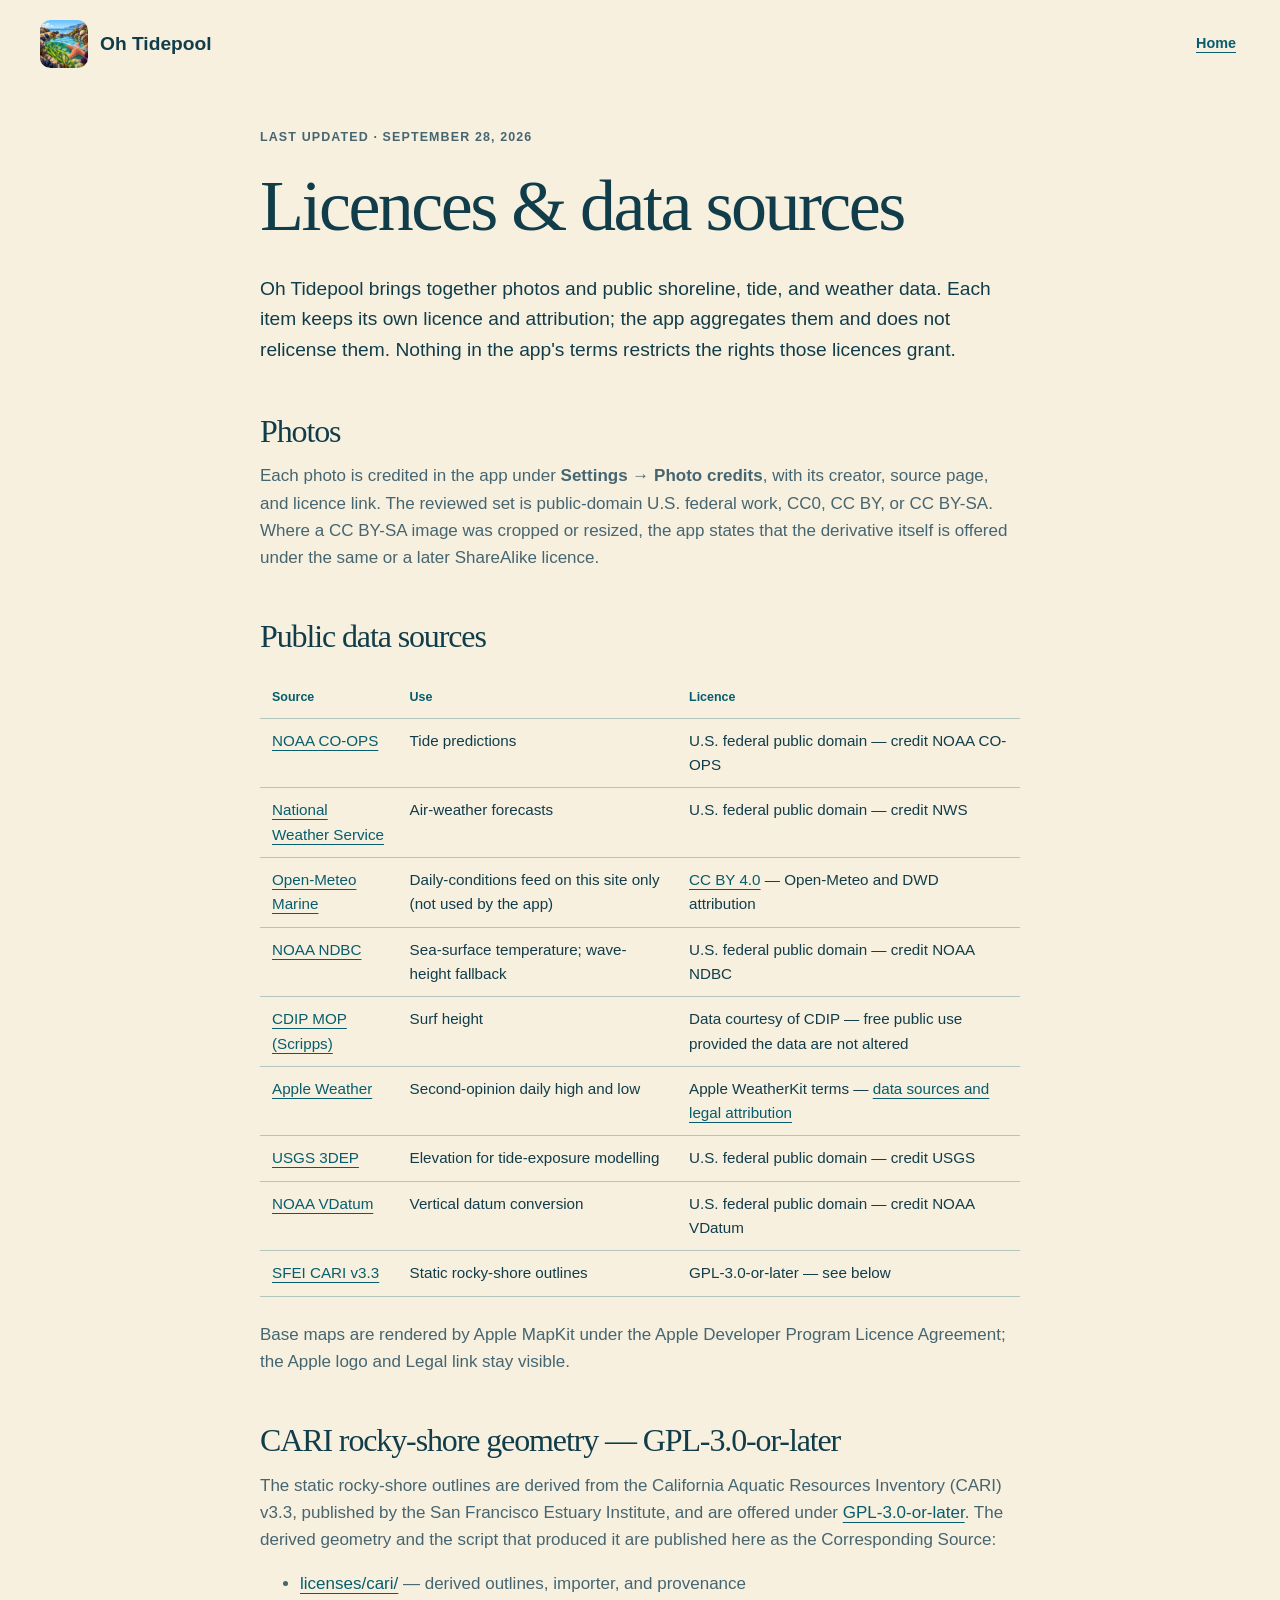
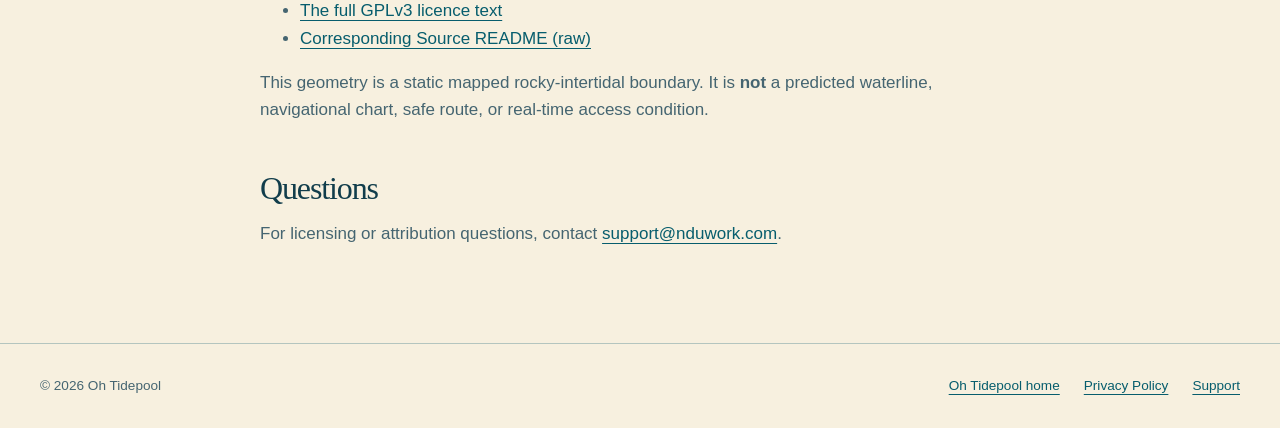
<file: licenses.html>
<!doctype html>
<html lang="en">
  <head>
    <meta charset="utf-8">
    <meta name="viewport" content="width=device-width, initial-scale=1">
    <meta name="description" content="Licences, attributions, and public data sources used by Oh Tidepool.">
    <title>Licences &amp; Data Sources — Oh Tidepool</title>
    <link rel="stylesheet" href="./site.css">
  </head>
  <body class="policy-page">
    <header class="site-header">
      <a class="brand" href="./" aria-label="Oh Tidepool home">
        <img class="app-icon" src="./assets/app-icon.webp" width="48" height="48" alt="">
        <span>Oh Tidepool</span>
      </a>
      <a class="nav-link" href="./">Home</a>
    </header>

    <main class="policy">
      <p class="eyebrow">LAST UPDATED · SEPTEMBER 28, 2026</p>
      <h1>Licences &amp; data sources</h1>
      <p class="policy-intro">Oh Tidepool brings together photos and public shoreline, tide, and weather data. Each item keeps its own licence and attribution; the app aggregates them and does not relicense them. Nothing in the app's terms restricts the rights those licences grant.</p>

      <h2>Photos</h2>
      <p>Each photo is credited in the app under <strong>Settings &rarr; Photo credits</strong>, with its creator, source page, and licence link. The reviewed set is public-domain U.S. federal work, CC0, CC BY, or CC BY-SA. Where a CC BY-SA image was cropped or resized, the app states that the derivative itself is offered under the same or a later ShareAlike licence.</p>

      <h2>Public data sources</h2>
      <table class="license-table">
        <thead>
          <tr><th>Source</th><th>Use</th><th>Licence</th></tr>
        </thead>
        <tbody>
          <tr><td><a href="https://tidesandcurrents.noaa.gov/">NOAA CO-OPS</a></td><td>Tide predictions</td><td>U.S. federal public domain — credit NOAA CO-OPS</td></tr>
          <tr><td><a href="https://www.weather.gov/">National Weather Service</a></td><td>Air-weather forecasts</td><td>U.S. federal public domain — credit NWS</td></tr>
          <tr><td><a href="https://open-meteo.com/">Open-Meteo Marine</a></td><td>Daily-conditions feed on this site only (not used by the app)</td><td><a href="https://open-meteo.com/en/licence">CC BY 4.0</a> — Open-Meteo and DWD attribution</td></tr>
          <tr><td><a href="https://www.ndbc.noaa.gov/">NOAA NDBC</a></td><td>Sea-surface temperature; wave-height fallback</td><td>U.S. federal public domain — credit NOAA NDBC</td></tr>
          <tr><td><a href="https://cdip.ucsd.edu/">CDIP MOP (Scripps)</a></td><td>Surf height</td><td>Data courtesy of CDIP — free public use provided the data are not altered</td></tr>
          <tr><td><a href="https://weatherkit.apple.com/legal-attribution.html">Apple Weather</a></td><td>Second-opinion daily high and low</td><td>Apple WeatherKit terms — <a href="https://weatherkit.apple.com/legal-attribution.html">data sources and legal attribution</a></td></tr>
          <tr><td><a href="https://www.usgs.gov/">USGS 3DEP</a></td><td>Elevation for tide-exposure modelling</td><td>U.S. federal public domain — credit USGS</td></tr>
          <tr><td><a href="https://vdatum.noaa.gov/">NOAA VDatum</a></td><td>Vertical datum conversion</td><td>U.S. federal public domain — credit NOAA VDatum</td></tr>
          <tr><td><a href="https://www.sfei.org/data/california-aquatic-resource-inventory-cari-gis-data">SFEI CARI v3.3</a></td><td>Static rocky-shore outlines</td><td>GPL-3.0-or-later — see below</td></tr>
        </tbody>
      </table>
      <p>Base maps are rendered by Apple MapKit under the Apple Developer Program Licence Agreement; the Apple logo and Legal link stay visible.</p>

      <h2>CARI rocky-shore geometry — GPL-3.0-or-later</h2>
      <p>The static rocky-shore outlines are derived from the California Aquatic Resources Inventory (CARI) v3.3, published by the San Francisco Estuary Institute, and are offered under <a href="https://www.gnu.org/licenses/gpl-3.0.html">GPL-3.0-or-later</a>. The derived geometry and the script that produced it are published here as the Corresponding Source:</p>
      <ul>
        <li><a href="./licenses/cari/">licenses/cari/</a> — derived outlines, importer, and provenance</li>
        <li><a href="./licenses/cari/COPYING.txt">The full GPLv3 licence text</a></li>
        <li><a href="https://raw.githubusercontent.com/nduworker/oh-tidepool-site/main/licenses/cari/README.md">Corresponding Source README (raw)</a></li>
      </ul>
      <p>This geometry is a static mapped rocky-intertidal boundary. It is <strong>not</strong> a predicted waterline, navigational chart, safe route, or real-time access condition.</p>

      <h2>Questions</h2>
      <p>For licensing or attribution questions, contact <a href="mailto:support@nduwork.com">support@nduwork.com</a>.</p>
    </main>

    <footer>
      <span>© 2026 Oh Tidepool</span>
      <a href="./">Oh Tidepool home</a>
      <a href="./privacy.html">Privacy Policy</a>
      <a href="./support.html">Support</a>
    </footer>
  </body>
</html>
</file>
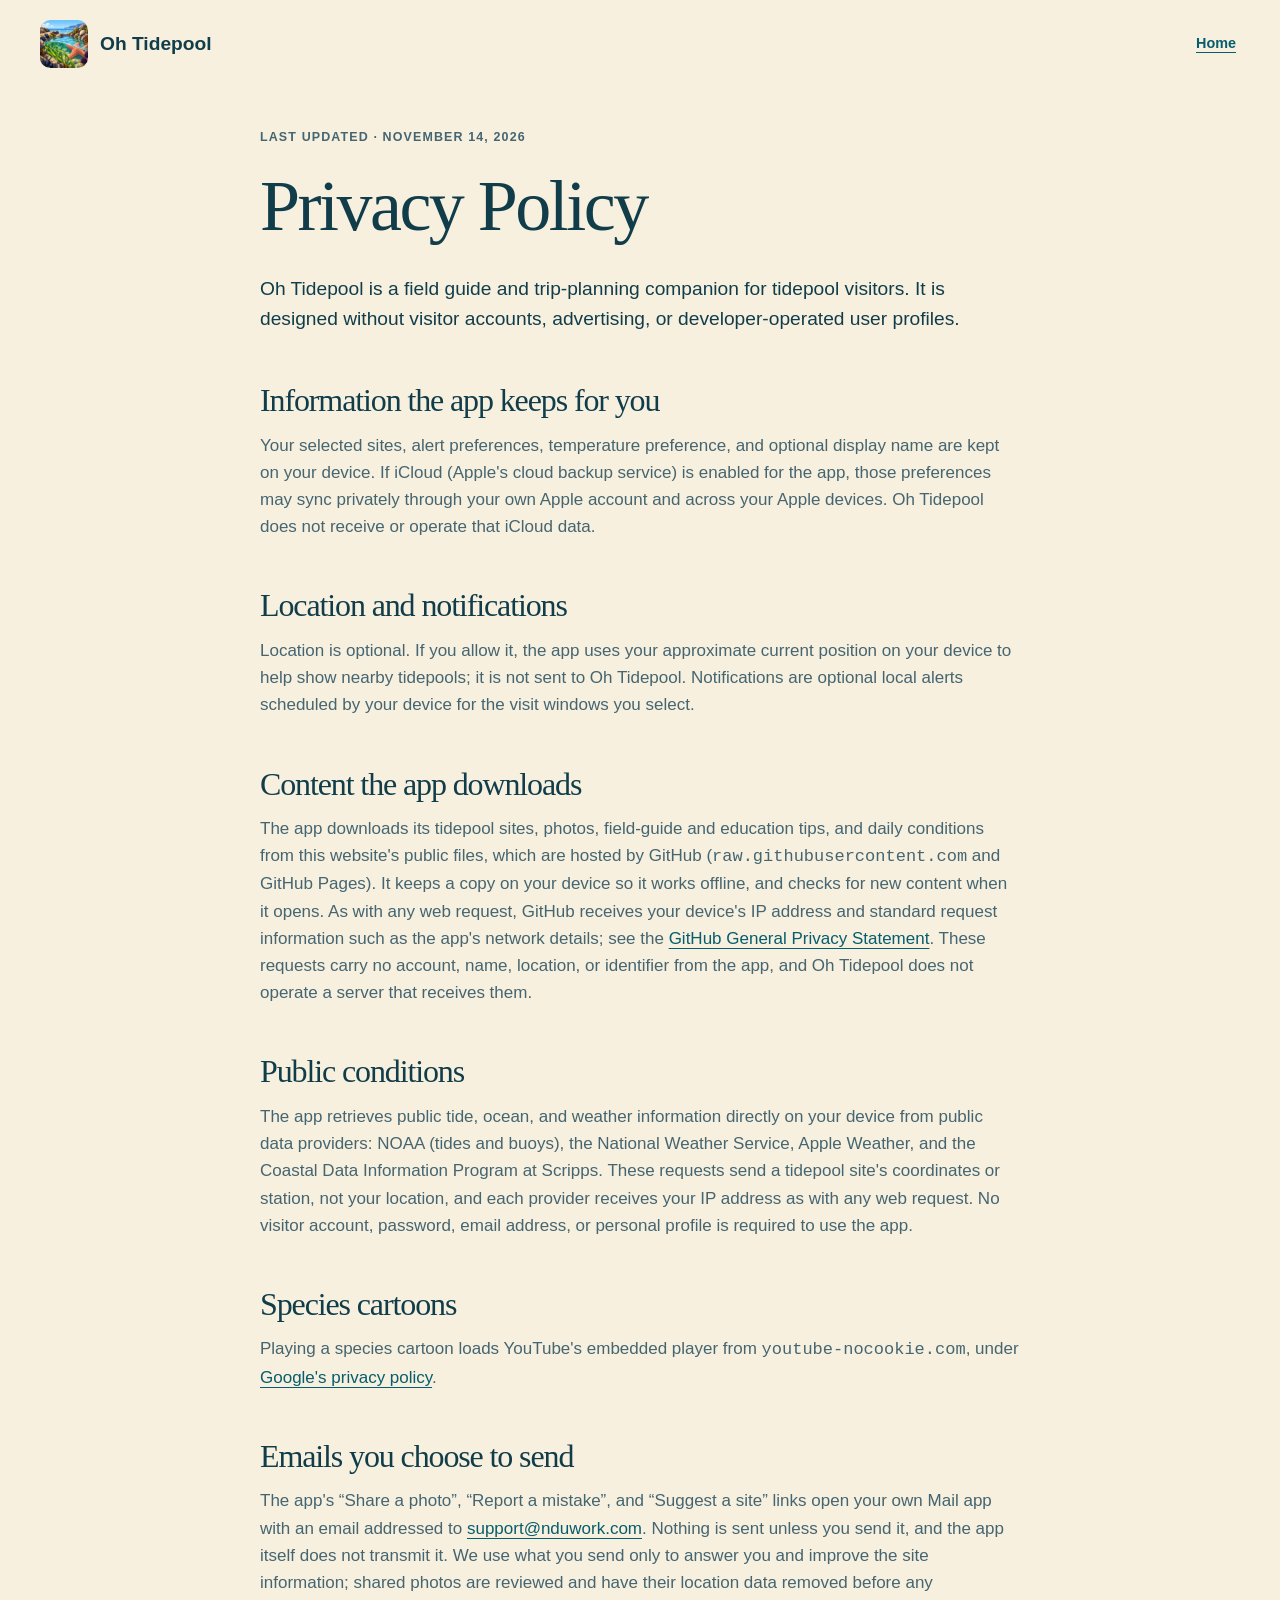
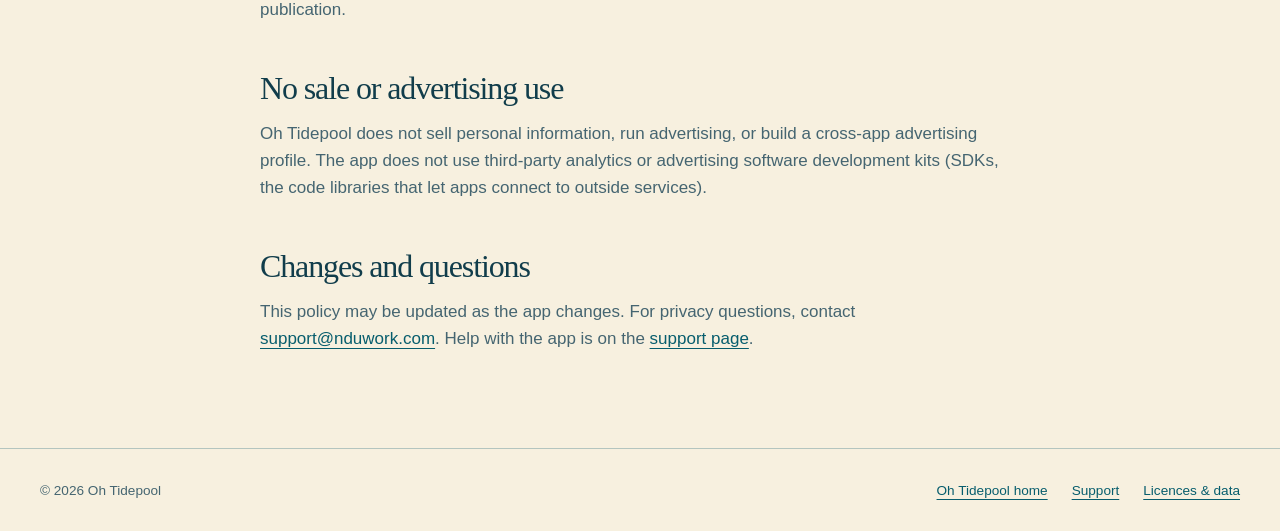
<file: privacy.html>
<!doctype html>
<html lang="en">
  <head>
    <meta charset="utf-8">
    <meta name="viewport" content="width=device-width, initial-scale=1">
    <meta name="description" content="Oh Tidepool privacy policy.">
    <title>Privacy Policy — Oh Tidepool</title>
    <link rel="stylesheet" href="./site.css">
  </head>
  <body class="policy-page">
    <header class="site-header">
      <a class="brand" href="./" aria-label="Oh Tidepool home">
        <img class="app-icon" src="./assets/app-icon.webp" width="48" height="48" alt="">
        <span>Oh Tidepool</span>
      </a>
      <a class="nav-link" href="./">Home</a>
    </header>

    <main class="policy">
      <p class="eyebrow">LAST UPDATED · NOVEMBER 14, 2026</p>
      <h1>Privacy Policy</h1>
      <p class="policy-intro">Oh Tidepool is a field guide and trip-planning companion for tidepool visitors. It is designed without visitor accounts, advertising, or developer-operated user profiles.</p>

      <h2>Information the app keeps for you</h2>
      <p>Your selected sites, alert preferences, temperature preference, and optional display name are kept on your device. If iCloud (Apple's cloud backup service) is enabled for the app, those preferences may sync privately through your own Apple account and across your Apple devices. Oh Tidepool does not receive or operate that iCloud data.</p>

      <h2>Location and notifications</h2>
      <p>Location is optional. If you allow it, the app uses your approximate current position on your device to help show nearby tidepools; it is not sent to Oh Tidepool. Notifications are optional local alerts scheduled by your device for the visit windows you select.</p>

      <h2>Content the app downloads</h2>
      <p>The app downloads its tidepool sites, photos, field-guide and education tips, and daily conditions from this website's public files, which are hosted by GitHub (<code>raw.githubusercontent.com</code> and GitHub Pages). It keeps a copy on your device so it works offline, and checks for new content when it opens. As with any web request, GitHub receives your device's IP address and standard request information such as the app's network details; see the <a href="https://docs.github.com/site-policy/privacy-policies/github-general-privacy-statement">GitHub General Privacy Statement</a>. These requests carry no account, name, location, or identifier from the app, and Oh Tidepool does not operate a server that receives them.</p>

      <h2>Public conditions</h2>
      <p>The app retrieves public tide, ocean, and weather information directly on your device from public data providers: NOAA (tides and buoys), the National Weather Service, Apple Weather, and the Coastal Data Information Program at Scripps. These requests send a tidepool site's coordinates or station, not your location, and each provider receives your IP address as with any web request. No visitor account, password, email address, or personal profile is required to use the app.</p>

      <h2>Species cartoons</h2>
      <p>Playing a species cartoon loads YouTube's embedded player from <code>youtube-nocookie.com</code>, under <a href="https://policies.google.com/privacy">Google's privacy policy</a>.</p>

      <h2>Emails you choose to send</h2>
      <p>The app's “Share a photo”, “Report a mistake”, and “Suggest a site” links open your own Mail app with an email addressed to <a href="mailto:support@nduwork.com">support@nduwork.com</a>. Nothing is sent unless you send it, and the app itself does not transmit it. We use what you send only to answer you and improve the site information; shared photos are reviewed and have their location data removed before any publication.</p>

      <h2>No sale or advertising use</h2>
      <p>Oh Tidepool does not sell personal information, run advertising, or build a cross-app advertising profile. The app does not use third-party analytics or advertising software development kits (SDKs, the code libraries that let apps connect to outside services).</p>

      <h2>Changes and questions</h2>
      <p>This policy may be updated as the app changes. For privacy questions, contact <a href="mailto:support@nduwork.com">support@nduwork.com</a>. Help with the app is on the <a href="./support.html">support page</a>.</p>
    </main>

    <footer>
      <span>© 2026 Oh Tidepool</span>
      <a href="./">Oh Tidepool home</a>
      <a href="./support.html">Support</a>
      <a href="./licenses.html">Licences &amp; data</a>
    </footer>
  </body>
</html>
</file>
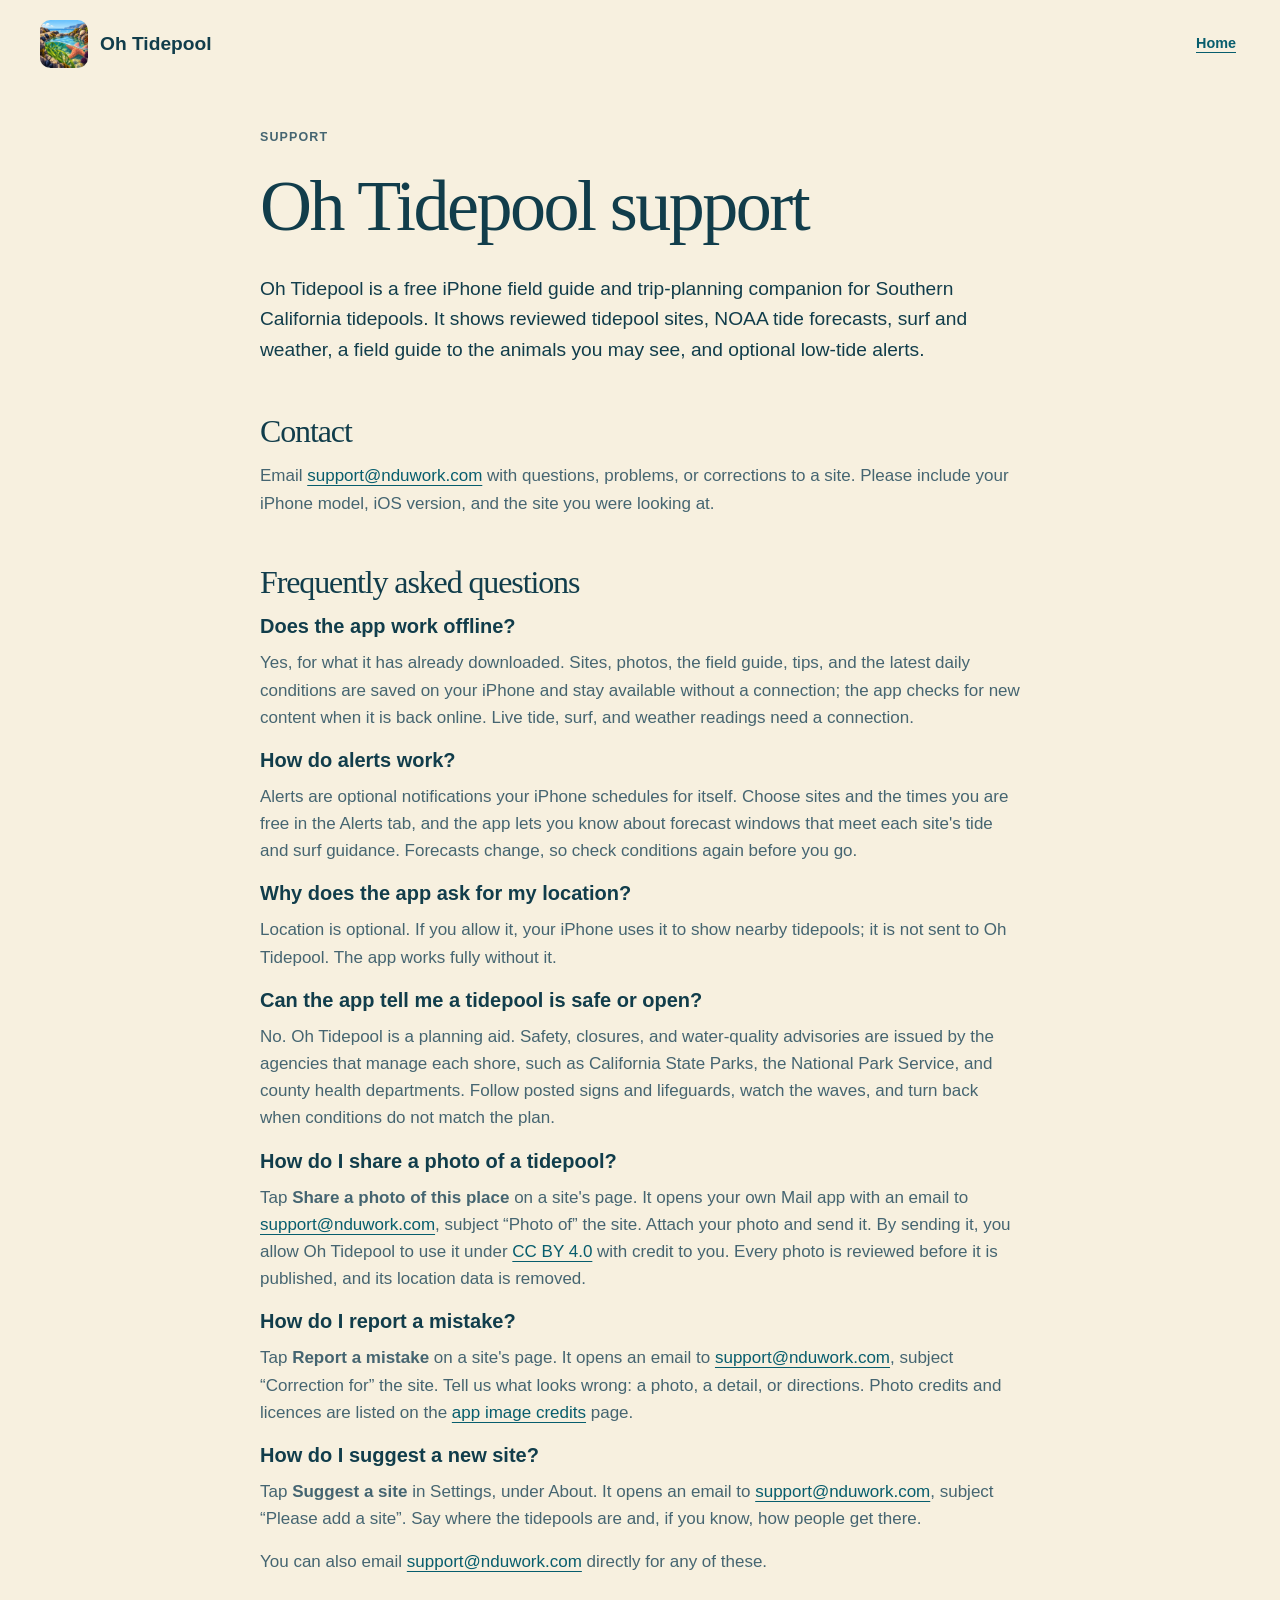
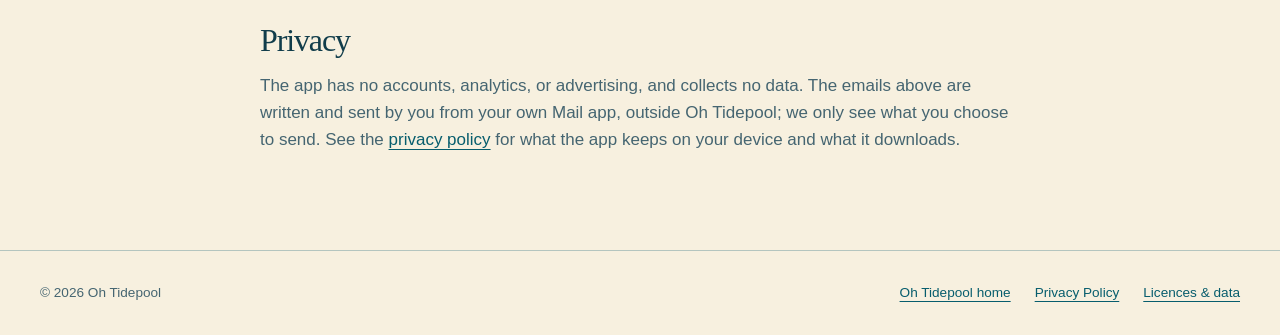
<file: support.html>
<!doctype html>
<html lang="en">
  <head>
    <meta charset="utf-8">
    <meta name="viewport" content="width=device-width, initial-scale=1">
    <meta name="description" content="Oh Tidepool support: contact, frequently asked questions, and privacy.">
    <title>Support — Oh Tidepool</title>
    <link rel="stylesheet" href="./site.css">
  </head>
  <body class="policy-page">
    <header class="site-header">
      <a class="brand" href="./" aria-label="Oh Tidepool home">
        <img class="app-icon" src="./assets/app-icon.webp" width="48" height="48" alt="">
        <span>Oh Tidepool</span>
      </a>
      <a class="nav-link" href="./">Home</a>
    </header>

    <main class="policy">
      <p class="eyebrow">SUPPORT</p>
      <h1>Oh Tidepool support</h1>
      <p class="policy-intro">Oh Tidepool is a free iPhone field guide and trip-planning companion for Southern California tidepools. It shows reviewed tidepool sites, NOAA tide forecasts, surf and weather, a field guide to the animals you may see, and optional low-tide alerts.</p>

      <h2>Contact</h2>
      <p>Email <a href="mailto:support@nduwork.com">support@nduwork.com</a> with questions, problems, or corrections to a site. Please include your iPhone model, iOS version, and the site you were looking at.</p>

      <h2>Frequently asked questions</h2>

      <h3>Does the app work offline?</h3>
      <p>Yes, for what it has already downloaded. Sites, photos, the field guide, tips, and the latest daily conditions are saved on your iPhone and stay available without a connection; the app checks for new content when it is back online. Live tide, surf, and weather readings need a connection.</p>

      <h3>How do alerts work?</h3>
      <p>Alerts are optional notifications your iPhone schedules for itself. Choose sites and the times you are free in the Alerts tab, and the app lets you know about forecast windows that meet each site's tide and surf guidance. Forecasts change, so check conditions again before you go.</p>

      <h3>Why does the app ask for my location?</h3>
      <p>Location is optional. If you allow it, your iPhone uses it to show nearby tidepools; it is not sent to Oh Tidepool. The app works fully without it.</p>

      <h3>Can the app tell me a tidepool is safe or open?</h3>
      <p>No. Oh Tidepool is a planning aid. Safety, closures, and water-quality advisories are issued by the agencies that manage each shore, such as California State Parks, the National Park Service, and county health departments. Follow posted signs and lifeguards, watch the waves, and turn back when conditions do not match the plan.</p>

      <h3>How do I share a photo of a tidepool?</h3>
      <p>Tap <strong>Share a photo of this place</strong> on a site's page. It opens your own Mail app with an email to <a href="mailto:support@nduwork.com">support@nduwork.com</a>, subject “Photo of” the site. Attach your photo and send it. By sending it, you allow Oh Tidepool to use it under <a href="https://creativecommons.org/licenses/by/4.0/">CC BY 4.0</a> with credit to you. Every photo is reviewed before it is published, and its location data is removed.</p>

      <h3>How do I report a mistake?</h3>
      <p>Tap <strong>Report a mistake</strong> on a site's page. It opens an email to <a href="mailto:support@nduwork.com">support@nduwork.com</a>, subject “Correction for” the site. Tell us what looks wrong: a photo, a detail, or directions. Photo credits and licences are listed on the <a href="./app-media-credits.html">app image credits</a> page.</p>

      <h3>How do I suggest a new site?</h3>
      <p>Tap <strong>Suggest a site</strong> in Settings, under About. It opens an email to <a href="mailto:support@nduwork.com">support@nduwork.com</a>, subject “Please add a site”. Say where the tidepools are and, if you know, how people get there.</p>

      <p>You can also email <a href="mailto:support@nduwork.com">support@nduwork.com</a> directly for any of these.</p>

      <h2>Privacy</h2>
      <p>The app has no accounts, analytics, or advertising, and collects no data. The emails above are written and sent by you from your own Mail app, outside Oh Tidepool; we only see what you choose to send. See the <a href="./privacy.html">privacy policy</a> for what the app keeps on your device and what it downloads.</p>
    </main>

    <footer>
      <span>© 2026 Oh Tidepool</span>
      <a href="./">Oh Tidepool home</a>
      <a href="./privacy.html">Privacy Policy</a>
      <a href="./licenses.html">Licences &amp; data</a>
    </footer>
  </body>
</html>
</file>
<file: site.css>
:root {
  --ink: #113d4b;
  --deep: #075d6d;
  --foam: #e3f5ef;
  --sand: #f7f0df;
  --paper: #fffdf6;
  --coral: #ba3d1d;
  --muted: #456571;
  --rule: #b4c5bf;
}
* { box-sizing: border-box; }
html { scroll-behavior: smooth; scroll-padding-top: 24px; }
body { margin: 0; background: var(--sand); color: var(--ink); font-family: "Avenir Next", Avenir, "Trebuchet MS", sans-serif; font-size: 17px; line-height: 1.6; }
a { color: var(--deep); text-underline-offset: 4px; }
a:hover { text-decoration-thickness: 2px; }
:focus-visible { outline: 3px solid var(--coral); outline-offset: 4px; }
img, video { max-width: 100%; height: auto; display: block; }
figure { margin: 0; }
h1, h2 { font-family: "Iowan Old Style", "Palatino Linotype", Palatino, Georgia, serif; font-weight: 500; line-height: 1.08; letter-spacing: -.035em; text-wrap: balance; }
h1 { font-size: clamp(2.8rem, 4.8vw, 4.8rem); margin: 0; }
h1 em { color: var(--coral); font-weight: inherit; }
h2 { font-size: clamp(2.3rem, 3.6vw, 3.6rem); margin: 0 0 24px; }
h3 { line-height: 1.3; margin: 0 0 10px; font-size: 1.25rem; }
p { margin: 0 0 16px; }
.skip-link { position: absolute; left: 16px; top: -100px; padding: 12px 20px; background: var(--paper); z-index: 10; }
.skip-link:focus { top: 12px; }
.site-header, footer { max-width: 1280px; margin: auto; padding: 20px 40px; display: flex; align-items: center; justify-content: space-between; gap: 24px; }
.brand { display: inline-flex; align-items: center; gap: 12px; color: var(--ink); text-decoration: none; font-weight: 800; font-size: 1.2rem; min-height: 48px; }
.app-icon, .beta-icon { border-radius: 22%; flex-shrink: 0; }
.app-icon { width: 48px; height: 48px; }
.beta-icon { margin: 0 auto 24px; }
/* Retained for the unchanged CARI source document's header. */
.brand-mark { position: relative; flex-shrink: 0; width: 32px; height: 32px; border-radius: 44% 56% 49% 51%; background: var(--deep); overflow: hidden; transform: rotate(-15deg); }
.brand-mark::before { content: ""; position: absolute; inset: 7px 5px 5px; border-radius: 50%; background: #75d6d0; }
.brand-mark span { position: absolute; width: 11px; height: 11px; right: 3px; bottom: 3px; border-radius: 50%; background: #f6b44b; }
.site-nav { display: flex; align-items: center; gap: 20px; }
.nav-link { display: inline-flex; align-items: center; min-height: 44px; min-width: 44px; font-size: .9rem; font-weight: 700; }
.button { display: inline-flex; align-items: center; justify-content: center; gap: 16px; background: var(--deep); color: var(--paper); border: 2px solid var(--deep); padding: 14px 24px; min-height: 48px; border-radius: 6px; font-weight: 700; text-decoration: none; line-height: 1.4; }
.button:hover { background: var(--ink); border-color: var(--ink); }
.button-small { font-size: .9rem; padding: 10px 16px; }
.eyebrow { font-size: .78rem; font-weight: 800; letter-spacing: .09em; color: var(--deep); margin-bottom: 20px; }
.lede { font-size: 1.15rem; max-width: 54ch; color: var(--muted); }
.availability { font-size: .85rem; margin: 16px 0 0; color: var(--muted); }
.app-hero { max-width: 1180px; margin: auto; padding: 48px 40px 72px; display: grid; grid-template-columns: 1.1fr 1fr; grid-template-areas: "heading demo"; align-items: center; gap: 40px 64px; }
.app-hero-heading { grid-area: heading; align-self: end; }
.app-hero-description { grid-area: description; align-self: start; }
.app-hero .lede { margin: 0 0 24px; }
.hero-app-evidence { grid-area: screens; display: grid; grid-template-columns: 1fr 1fr; gap: 16px 24px; align-items: start; }
.screen { max-width: 310px; width: 100%; justify-self: center; }
.screen img { width: 100%; border: 3px solid var(--ink); border-radius: 22px; background: var(--paper); }
.screen a { display: block; }
.screen figcaption { font-size: .9rem; font-weight: 700; margin: 0 0 12px; color: var(--ink); }
.screen > a + figcaption { margin: 16px 0 0; }
.preview-note { font-size: .78rem; line-height: 1.5; color: var(--muted); font-weight: 400; }
.hero-app-evidence > .preview-note { grid-column: 1 / -1; text-align: center; margin: 0; }
.screen figcaption .preview-note { display: block; margin-top: 8px; }
.section { max-width: 1280px; padding: 80px 40px; margin: auto; }
.section-heading { max-width: 700px; margin-bottom: 32px; }
.section-heading > p:last-child { max-width: 58ch; color: var(--muted); font-size: 1.1rem; }
.app-uses { border-top: 1px solid var(--rule); }
.use-list { list-style: none; padding: 0; margin: 0; display: grid; grid-template-columns: 1fr 1fr; gap: 0 48px; }
.use-list li { display: flex; align-items: start; gap: 16px; padding: 24px 0; border-top: 1px solid var(--rule); }
.use-number { flex-shrink: 0; color: var(--coral); font-weight: 800; font-size: .78rem; padding-top: 4px; }
.use-list h3 { font-size: 1.15rem; }
.use-list p { margin: 0; color: var(--muted); font-size: .95rem; max-width: 53ch; }
.app-details { border-block: 1px solid var(--rule); margin-top: 24px; }
summary { cursor: pointer; min-height: 48px; padding: 16px 0; font-weight: 700; }
.app-details .app-demo { margin: 24px auto 32px; }
.app-demo { width: 100%; max-width: 300px; }
.app-demo video { width: 100%; background: var(--paper); border: 3px solid var(--ink); border-radius: 22px; }
.app-demo figcaption { margin-top: 16px; font-size: .9rem; color: var(--muted); }
.demo-transcript { margin-top: 12px; font-size: .85rem; }
.demo-transcript p { margin-top: 8px; }
.app-field-guide { background: var(--foam); }
.app-feature-layout { max-width: 1120px; margin: auto; padding: 80px 40px; display: grid; grid-template-columns: 1.35fr 1fr; gap: 80px; align-items: center; }
.feature-copy > p { color: var(--muted); max-width: 54ch; }
.feature-copy .eyebrow { color: var(--deep); }
.section-note { font-size: .85rem; color: var(--muted); margin: 24px 0 0; }
.section-note a { display: inline-block; min-height: 44px; padding: 10px 0; }
.learning-layout { display: grid; grid-template-columns: 1.35fr 1fr; gap: 64px; align-items: start; }
.learning-copy { max-width: 54ch; }
.learning-feature { border-top: 1px solid var(--rule); padding: 24px 0; }
.learning-feature p { color: var(--muted); }
.learning-layout > .app-demo { justify-self: center; }
.app-purpose { background: var(--ink); color: var(--paper); }
.app-purpose > div { max-width: 840px; padding: 72px 40px; margin: auto; }
.app-purpose .eyebrow { color: #9bd9cf; }
.app-purpose p { color: #dae8e7; }
.planning-note { border-left: 3px solid #f6b44b; padding: 16px 20px; background: #1a4b57; font-size: .95rem; margin-top: 28px; }
.planning-note strong { display: block; margin-bottom: 6px; }
.beta, .get { max-width: 840px; text-align: center; }
.get .lede { margin: 0 auto 28px; }
.get h2 { margin-bottom: 28px; }
.intro-video { max-width: 960px; margin: 0 auto; padding: 0 40px 48px; }
.intro-video video { display: block; width: 100%; height: auto; border-radius: 14px; background: #000; }
@media (max-width: 780px) { .intro-video { padding: 0 16px 32px; } }
.store-shots { background: linear-gradient(180deg, #fffdf4, #f0e2c8); padding: 40px 40px 64px; }
.store-shots ul { list-style: none; max-width: 1200px; margin: 0 auto; padding: 0; display: grid; grid-template-columns: repeat(5, 1fr); gap: 16px; }
.store-shots img { display: block; width: 100%; height: auto; border-radius: 14px; }
@media (max-width: 780px) { .store-shots { padding: 24px 16px 40px; } .store-shots ul { grid-template-columns: none; grid-auto-flow: column; grid-auto-columns: 62%; overflow-x: auto; scroll-snap-type: x mandatory; gap: 12px; } .store-shots li { scroll-snap-align: start; } }
.about-ask { background: var(--foam); border-radius: 12px; padding: 24px 28px; margin: 0 0 40px; max-width: 840px; }
.about-ask h2 { margin: 0 0 12px; font-size: 1.05rem; text-transform: uppercase; letter-spacing: .06em; color: var(--deep); }
.about-ask ol { margin: 0; padding-left: 1.4em; display: grid; gap: 8px; }
.about-note { color: var(--muted); font-size: .95rem; margin: 24px 0 0; }
.qr-row { display: flex; flex-wrap: wrap; justify-content: center; gap: 32px; margin: 36px 0 8px; }
.qr { margin: 0; display: grid; justify-items: center; gap: 10px; }
.qr img { width: 180px; height: 180px; background: #fff; padding: 8px; border-radius: 8px; }
.qr figcaption { display: grid; gap: 2px; font-size: .9rem; }
.qr figcaption a { display: inline-block; min-height: 44px; padding: 10px 0; overflow-wrap: anywhere; }
@media print { .qr img { width: 240px; height: 240px; } }
.beta .lede { margin: 0 auto 28px; }
.beta-instructions { max-width: 52ch; font-size: .95rem; color: var(--muted); margin: 24px auto 0; }
.beta-instructions a, .beta-code a, .beta-note a { display: inline-block; min-height: 44px; padding: 10px 0; }
.beta-code { font-size: .85rem; overflow-wrap: anywhere; margin: 0; }
.beta-note { font-size: .85rem; margin: 8px 0 0; }
footer { border-top: 1px solid var(--rule); justify-content: flex-start; flex-wrap: wrap; font-size: .85rem; color: var(--muted); }
footer span { margin-right: auto; }
footer a { display: inline-flex; align-items: center; min-height: 44px; min-width: 44px; }
.policy { max-width: 840px; margin: 40px auto 96px; padding: 0 40px; overflow-wrap: anywhere; }
.policy h1 { font-size: clamp(2.8rem, 6vw, 4.5rem); margin-bottom: 28px; }
.policy h2 { font-size: 2rem; margin: 48px 0 14px; }
.policy p, .policy ul { color: var(--muted); }
.policy .policy-intro { font-size: 1.2rem; color: var(--ink); }
.policy a { overflow-wrap: anywhere; }
.license-table { display: block; width: 100%; overflow-x: auto; border-collapse: collapse; margin: 24px 0; font-size: .95rem; }
.license-table th, .license-table td { padding: 10px 12px; text-align: left; border-bottom: 1px solid var(--rule); vertical-align: top; }
.license-table th { color: var(--deep); font-size: .78rem; }
.credit-list { padding-left: 20px; }
.credit-list li { padding: 16px 0; border-bottom: 1px solid var(--rule); }
.credit-list a { display: inline-block; min-height: 44px; padding: 10px 0; }
.mobile-chart { display: none; }
@media (max-width: 960px) {
  .app-hero { gap: 40px; grid-template-columns: 1fr; grid-template-areas: "heading" "demo"; max-width: 640px; }
  .hero-app-evidence { gap: 16px 12px; max-width: 640px; width: 100%; justify-self: center; }
  .site-nav { gap: 12px; }
  .app-feature-layout { gap: 40px; }
  .use-list { column-gap: 32px; }
}
@media (max-width: 640px) {
  body { font-size: 16px; }
  .site-header { padding: 12px 20px; gap: 12px; flex-wrap: wrap; }
  .brand { font-size: 1.05rem; gap: 8px; }
  .app-icon { width: 40px; height: 40px; }
  .site-nav .nav-link { display: none; }
  .button-small { font-size: .8rem; padding: 10px; }
  h1 { font-size: clamp(2.45rem, 10vw, 3.8rem); }
  .app-hero { padding: 24px 16px 40px; gap: 32px; }
  .app-hero .eyebrow { margin-bottom: 16px; }
  .app-hero .lede { font-size: 1rem; margin: 0 0 18px; }
  .app-hero .availability { font-size: .8rem; margin-top: 12px; }
  .hero-app-evidence { grid-template-columns: 1fr; }
  .hero-app-evidence .chart-screen { display: none; }
  .screen { max-width: 300px; }
  .section { padding: 56px 20px; }
  .use-list { grid-template-columns: 1fr; }
  .use-list li { padding: 20px 0; }
  .app-feature-layout { grid-template-columns: 1fr; padding: 56px 20px; gap: 32px; }
  .learning-layout { grid-template-columns: 1fr; gap: 32px; }
  .app-purpose > div { padding: 56px 20px; }
  .mobile-chart { display: block; margin: 32px auto 40px; }
  footer { padding: 20px; gap: 8px 20px; }
  footer span { width: 100%; }
  .policy { padding: 0 20px; }
}
@media (max-width: 780px), (pointer: coarse) {
  .policy a { display: inline-block; min-height: 44px; min-width: 44px; padding-block: 10px; }
}
@media (prefers-reduced-motion: reduce) { html { scroll-behavior: auto; } }
.source-link { display: inline-flex; align-items: center; min-height: 44px; padding-block: 10px; font-size: .9rem; font-weight: 700; }

/* 1.1.0 landing: hero headline, Visit guidance, species, parking. */
:root { --good: #0a7b5d; --good-fill: #dcf5ea; --caveat: #a85400; --caveat-fill: #ffedcf; --bad: #ab1a2f; --bad-fill: #fce4e4; --neutral: #57606a; --neutral-fill: #eceff1; }
.hero-brand { font-weight: 800; color: var(--deep); margin: 0 0 12px; }
.app-hero h1 { font-size: clamp(3rem, 6.4vw, 6rem); line-height: .98; margin-bottom: 24px; }
.verdict-demo { grid-area: demo; margin: 0; }
.verdict-demo figcaption { font-size: .85rem; color: var(--muted); margin-top: 14px; text-align: center; }
.verdict-card { background: var(--paper); border: 3px solid var(--ink); border-radius: 22px; padding: 24px; box-shadow: 10px 10px 0 var(--ink); transform: rotate(1.2deg); }
.verdict-site { display: flex; justify-content: space-between; align-items: baseline; gap: 12px; font-weight: 800; font-size: .95rem; margin: 0 0 16px; }
.verdict-when { flex-shrink: 0; font-size: .75rem; padding: 2px 10px; border-radius: 999px; background: var(--foam); color: var(--deep); }
.verdict-title { display: flex; align-items: center; gap: 12px; padding: 14px 16px; border-radius: 14px; background: var(--good-fill); color: var(--good); font-weight: 800; font-size: 1.35rem; line-height: 1.2; margin: 0 0 14px; }
.verdict-symbol { display: inline-grid; place-items: center; flex-shrink: 0; width: 32px; height: 32px; border-radius: 50%; background: var(--sym); color: #fff; font-weight: 900; font-size: 1rem; line-height: 1; }
.verdict-why { color: var(--muted); font-size: .95rem; margin: 0 0 18px; }
.verdict-facts { display: grid; grid-template-columns: repeat(3, 1fr); gap: 8px; margin: 0; }
.verdict-facts div { background: var(--sand); border-radius: 12px; padding: 10px 12px; }
.verdict-facts dt { font-size: .75rem; font-weight: 700; color: var(--muted); }
.verdict-facts dd { margin: 0; font-weight: 800; font-size: 1.15rem; white-space: nowrap; }
.guidance { border-top: 1px solid var(--rule); }
.verdict-scale { list-style: none; margin: 0; padding: 0; display: grid; grid-template-columns: repeat(4, 1fr); gap: 16px; }
.verdict-scale li { padding: 20px; border-radius: 16px; background: var(--fill); border-top: 6px solid var(--sym); }
.verdict-scale h3 { color: var(--sym); font-size: 1.1rem; margin: 14px 0 8px; }
.verdict-scale p { margin: 0; font-size: .95rem; }
.is-good { --sym: var(--good); --fill: var(--good-fill); }
.is-caveat { --sym: var(--caveat); --fill: var(--caveat-fill); }
.is-bad { --sym: var(--bad); --fill: var(--bad-fill); }
.is-neutral { --sym: var(--neutral); --fill: var(--neutral-fill); }
.guidance-note { margin: 28px 0 0; padding: 16px 20px; border-left: 4px solid var(--ink); background: var(--paper); max-width: 70ch; }
.locals { background: var(--ink); color: var(--paper); }
.locals-inner { max-width: 1280px; margin: auto; padding: 80px 40px; }
.locals h2 { color: var(--paper); }
.locals .section-heading > p:last-child { color: #dae8e7; }
.locals-list { list-style: none; margin: 0; padding: 0; display: grid; grid-template-columns: repeat(4, 1fr); gap: 20px; }
.locals-list a { display: block; color: var(--paper); text-decoration: none; }
.locals-list img { width: 100%; aspect-ratio: 1; object-fit: cover; border-radius: 18px; border: 3px solid #1a4b57; }
.locals-list a:hover img { border-color: #f6b44b; }
.local-name { display: block; font-weight: 800; margin-top: 12px; line-height: 1.3; }
.local-watch { display: inline-block; font-size: .85rem; color: #9bd9cf; text-decoration: underline; text-underline-offset: 4px; padding: 4px 0 8px; }
.locals .section-note { color: #dae8e7; }
.locals .section-note a { color: #9bd9cf; }
.arrive-layout { display: grid; grid-template-columns: 1.4fr 1fr; gap: 56px; align-items: start; }
.parking-demo { background: var(--paper); border: 3px solid var(--ink); border-radius: 22px; padding: 24px; }
.parking-site { font-weight: 800; margin: 0 0 8px; }
.parking-demo ul { list-style: none; margin: 0; padding: 0; }
.parking-demo li { display: flex; align-items: center; justify-content: space-between; gap: 16px; padding: 16px 0; border-top: 1px solid var(--rule); }
.parking-demo h3 { font-size: 1.05rem; margin: 0 0 4px; }
.parking-demo li p { margin: 0; font-size: .9rem; color: var(--muted); }
.directions { flex-shrink: 0; display: inline-flex; align-items: center; min-height: 44px; padding: 8px 16px; border-radius: 999px; background: var(--deep); color: var(--paper); font-weight: 700; font-size: .9rem; text-decoration: none; }
.directions:hover { background: var(--ink); }
.parking-source { font-size: .8rem; color: var(--muted); margin: 8px 0 0; }
.about .about-ask { margin: 40px 0 0; }
@media (max-width: 960px) {
  .app-hero-heading { text-align: center; }
  .app-hero .lede { margin-inline: auto; }
  .verdict-scale { grid-template-columns: 1fr 1fr; }
  .locals-list { grid-template-columns: repeat(3, 1fr); }
  .arrive-layout { grid-template-columns: 1fr; }
}
@media (max-width: 640px) {
  .verdict-card { transform: none; box-shadow: 6px 6px 0 var(--ink); padding: 18px; }
  .verdict-site { flex-direction: column; gap: 6px; }
  .verdict-title { font-size: 1.15rem; }
  .verdict-facts div { padding: 8px 10px; }
  .verdict-facts dd { font-size: 1rem; }
  .verdict-scale { grid-template-columns: 1fr; }
  .locals-inner { padding: 56px 16px; }
  .locals-list { grid-template-columns: 1fr 1fr; gap: 14px; }
  .parking-demo { padding: 18px; }
  .parking-demo li { flex-direction: column; align-items: flex-start; gap: 8px; }
}
@media (prefers-reduced-motion: reduce) { .verdict-card { transform: none; } }

/* 1.1.0 polish: hero balance, one map shot, captioned store shots, safety beside the ask. */
@media (min-width: 961px) { .app-hero { max-width: 1240px; grid-template-columns: 1.15fr 1fr; gap: 40px 72px; padding-top: 56px; } }
.app-hero-heading { align-self: center; }
.app-hero h1 { font-size: clamp(3rem, 5vw, 4.75rem); }
.hero-cta { display: flex; align-items: center; gap: 20px; flex-wrap: wrap; }
.hero-cta .availability { margin: 8px 0 0; }
.hero-qr { display: flex; align-items: center; gap: 12px; margin: 0; padding: 8px 16px 8px 8px; background: var(--paper); border: 1px solid var(--rule); border-radius: 14px; }
.hero-qr img { width: 88px; height: 88px; background: #fff; padding: 4px; border-radius: 8px; }
.hero-qr figcaption { display: grid; font-size: .85rem; line-height: 1.35; color: var(--muted); max-width: 13ch; }
.hero-qr strong { color: var(--ink); }
.verdict-demo { justify-self: end; width: 100%; max-width: 520px; }
.verdict-card { padding: 28px; }
.verdict-site { font-size: 1rem; }
.verdict-title { font-size: 1.6rem; padding: 16px 18px; }
.verdict-title .verdict-symbol { width: 36px; height: 36px; font-size: 1.1rem; }
.verdict-why { font-size: 1.05rem; color: var(--ink); }
.verdict-facts dd { font-size: 1.35rem; }
/* The app marks use care with a triangle, not a circle. */
.is-caveat .verdict-symbol { border-radius: 0; clip-path: polygon(50% 6%, 100% 94%, 0 94%); padding-top: 7px; }
.arrive-layout { grid-template-columns: 1fr 1fr; align-items: center; gap: 64px; }
.arrive-layout .section-heading { margin-bottom: 0; }
.store-shots { padding: 72px 40px 80px; }
.store-shots h2 { max-width: 1200px; margin: 0 auto 32px; }
.store-shots li h3 { font-size: 1.05rem; margin: 16px 0 4px; }
.store-shots li p { font-size: .9rem; color: var(--muted); margin: 0; }
.about-grid { display: grid; grid-template-columns: 1fr 1fr; gap: 24px; align-items: start; }
.about .about-ask { margin: 0; max-width: none; }
.stay-safe { background: var(--paper); border-left: 4px solid var(--ink); border-radius: 0 12px 12px 0; padding: 24px 28px; }
.stay-safe h2 { margin: 0 0 12px; font-size: 1.05rem; text-transform: uppercase; letter-spacing: .06em; color: var(--deep); }
.stay-safe p { margin: 0; }
.phone-pair { display: grid; grid-template-columns: 1fr 1fr; gap: 20px; max-width: 560px; width: 100%; justify-self: center; }
.phone-pair img { border: 3px solid var(--ink); border-radius: 26px; background: var(--paper); }
.phone-pair figcaption { font-size: .85rem; color: var(--muted); margin-top: 10px; }
.locals-top { display: grid; grid-template-columns: 1fr 1fr; gap: 64px; align-items: center; margin-bottom: 48px; }
.locals-top .section-heading { margin-bottom: 0; }
.locals .phone-pair img { border-color: #1a4b57; }
.locals .phone-pair figcaption { color: #dae8e7; }
@media (max-width: 960px) {
  .locals-top { grid-template-columns: 1fr; gap: 32px; }
  .hero-cta { justify-content: center; }
  .verdict-demo { justify-self: center; }
  .arrive-layout, .about-grid { grid-template-columns: 1fr; }
  .arrive-layout { gap: 32px; }
  .store-shots ul { grid-template-columns: repeat(3, 1fr); row-gap: 32px; }
}
@media (max-width: 780px) {
  .store-shots { padding: 48px 16px 48px; }
  .store-shots h2 { margin-bottom: 20px; }
  .store-shots ul { grid-template-columns: none; }
}
@media (max-width: 640px) {
  .hero-qr { display: none; } /* A phone can't scan itself; the button is the way in. */
  .verdict-card { padding: 18px; }
  .verdict-title { font-size: 1.2rem; padding: 12px 14px; }
  .verdict-why { font-size: .95rem; }
  .verdict-facts dd { font-size: 1rem; }
  .verdict-scale li { display: grid; grid-template-columns: 32px 1fr; column-gap: 12px; align-items: center; padding: 16px; }
  .verdict-scale h3 { margin: 0; }
  .verdict-scale p { grid-column: 1 / -1; margin-top: 8px; }
  .stay-safe, .about .about-ask { padding: 20px; }
  .phone-pair { gap: 12px; }
  .phone-pair img { border-radius: 18px; }
}
</file>
